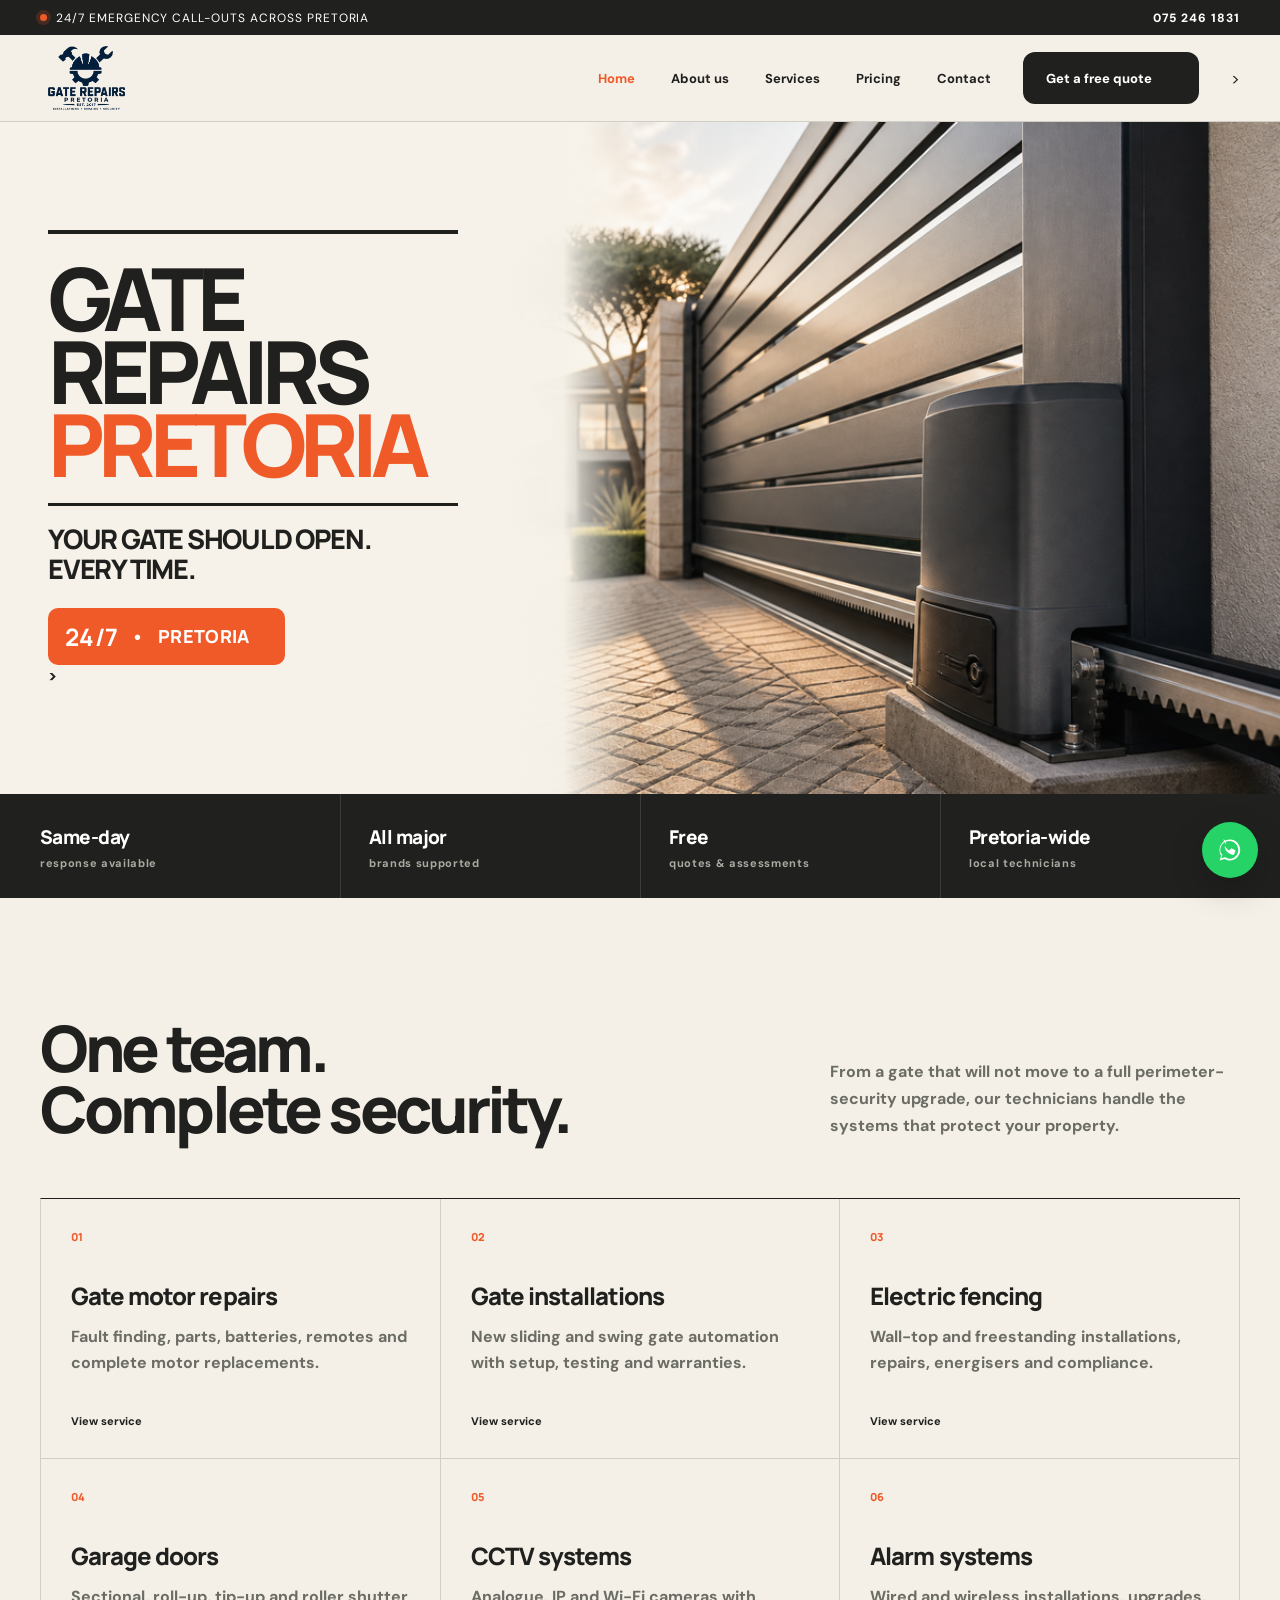
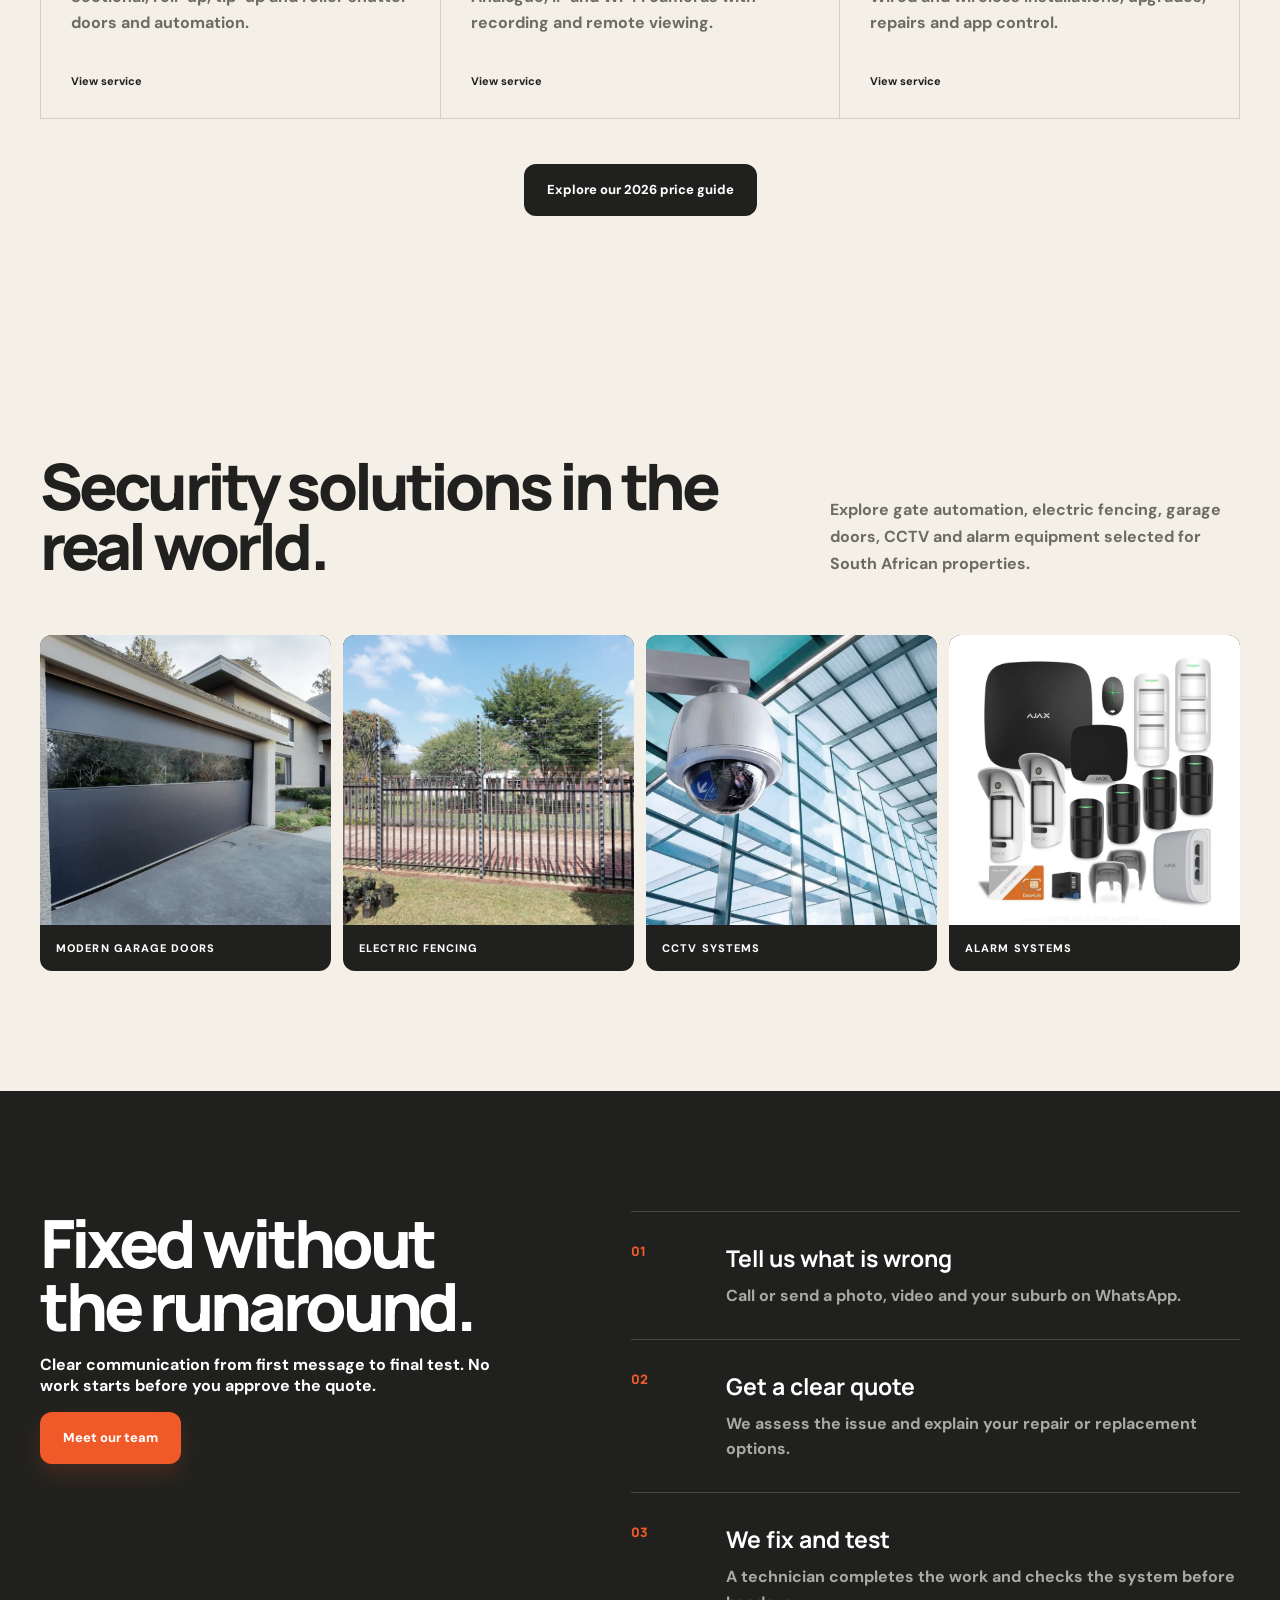
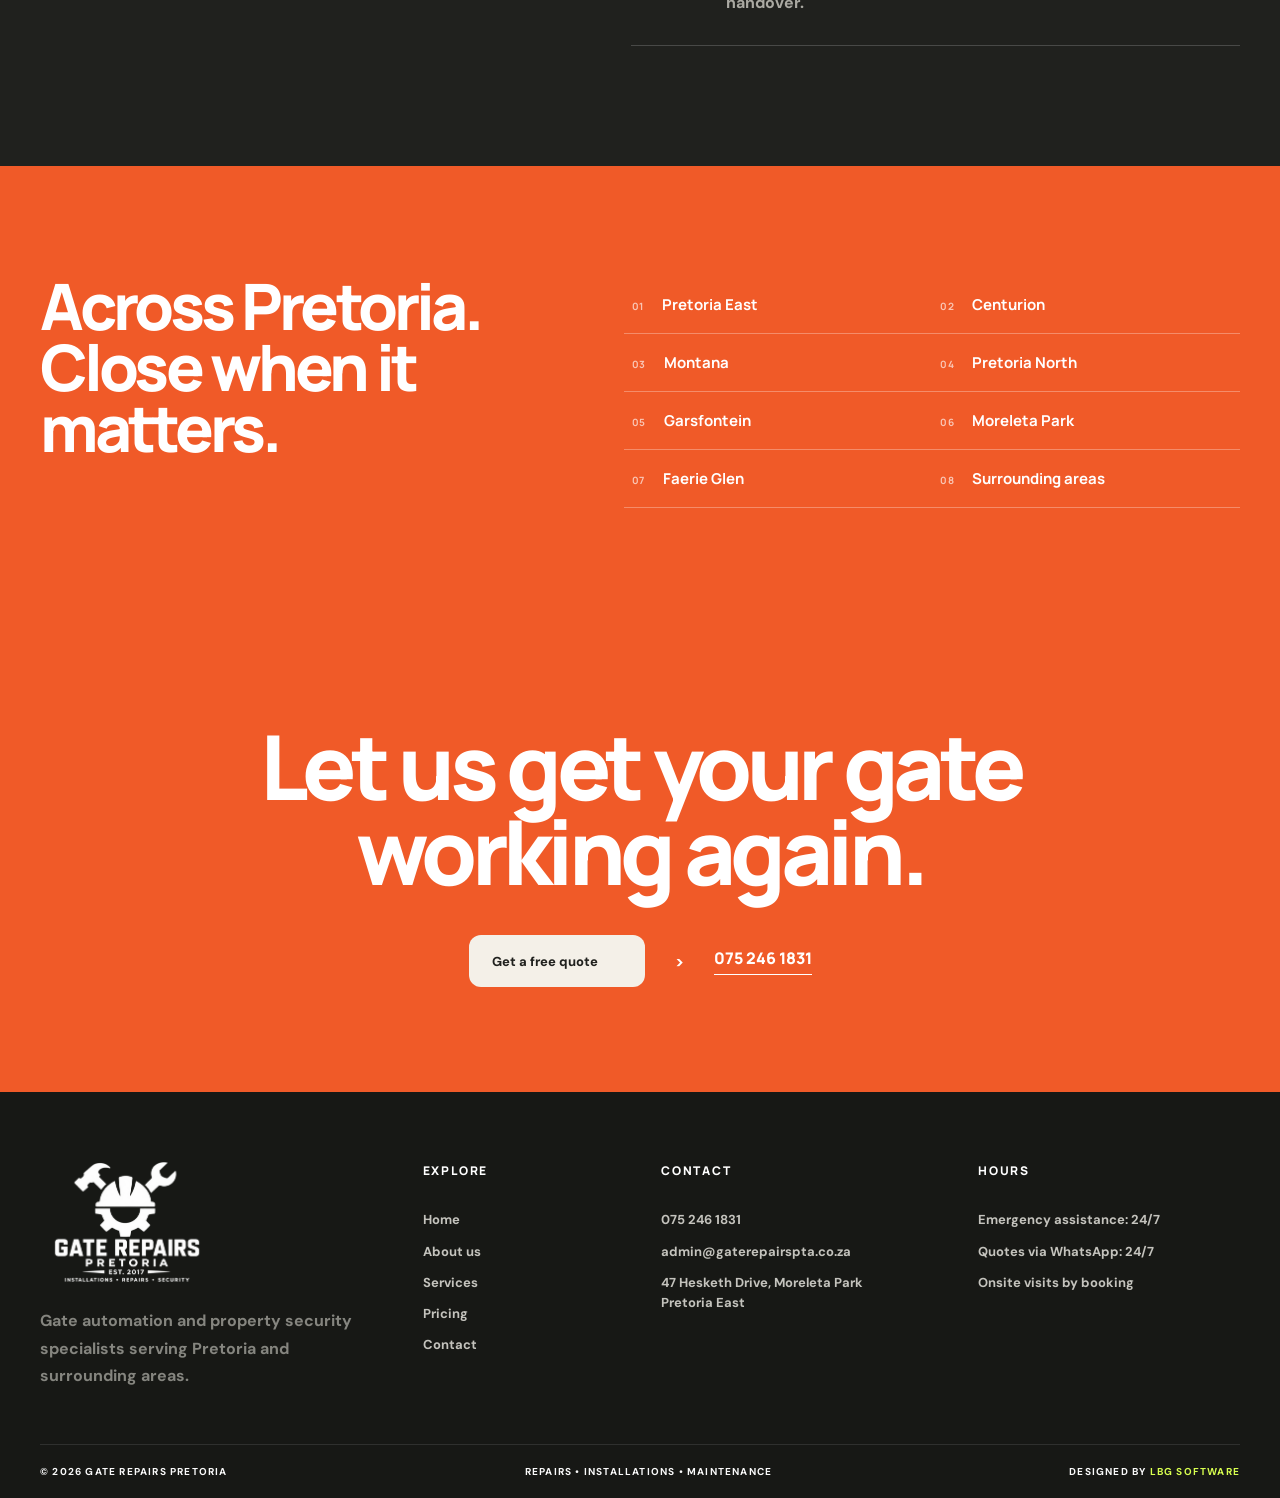
<file: index.html>
<!doctype html>
<html lang="en">
  <head>
    <meta charset="utf-8" />
    <meta name="viewport" content="width=device-width,initial-scale=1" />
    <title>Gate Repairs Pretoria | 24/7 Gate Motor Repairs &amp; Installation</title>
    <meta name="description" content="Expert gate motor repairs, electric fencing, garage doors, CCTV and alarm systems in Pretoria. 24/7 emergency callouts. Licensed technicians. Free quotes." />
    <meta name="keywords" content="gate repairs Pretoria, gate motor repairs, electric fence installation, garage door repair, CCTV installation, alarm systems Pretoria" />
    <meta name="robots" content="index, follow, max-snippet:-1, max-image-preview:large, max-video-preview:-1" />
    <link rel="icon" type="image/png" href="favicon.png" />
    <link rel="apple-touch-icon" href="favicon.png" />
    <meta property="og:image" content="https://www.gaterepairspta.co.za/logo.png" />
    <meta name="twitter:image" content="https://www.gaterepairspta.co.za/logo.png" />
    <meta property="og:description" content="Expert gate motor repairs, electric fencing, garage doors, CCTV and alarm systems in Pretoria. 24/7 emergency callouts. Free quotes." />
    <meta property="og:type" content="website" />
    <meta property="og:url" content="https://www.gaterepairspta.co.za/" />
    <meta name="twitter:card" content="summary_large_image" />
    <meta name="twitter:title" content="Gate Repairs Pretoria | 24/7 Gate Motor Repairs" />
    <meta name="twitter:description" content="Expert gate motor repairs, electric fencing, garage doors, CCTV and alarm systems. 24/7 emergency service." />
    <link rel="preconnect" href="https://fonts.googleapis.com" />
    <link rel="preconnect" href="https://fonts.gstatic.com" crossorigin />
    <link href="https://fonts.googleapis.com/css2?family=DM+Sans:wght@400;500;600;700&amp;family=Manrope:wght@600;700;800&amp;display=swap" rel="stylesheet" />
    <link rel="stylesheet" href="styles.css" />
    <link rel="icon" type="image/png" href="logo.png">
    <link rel="apple-touch-icon" href="logo.png">
    <script type="application/ld+json">{"@context":"https://schema.org","@type":"LocalBusiness","name":"Gate Repairs Pretoria","description":"Gate automation and property security specialists","url":"https://www.gaterepairspta.co.za","telephone":"+27752461831","email":"admin@gaterepairspta.co.za","address":{"@type":"PostalAddress","streetAddress":"47 Hesketh Drive, Moreleta Park","addressLocality":"Pretoria East","addressRegion":"GP","postalCode":"0081","addressCountry":"ZA"},"geo":{"@type":"GeoCoordinates","latitude":"-25.7461","longitude":"28.2622"},"areaServed":{"@type":"City","name":"Pretoria"},"hoursOfOperation":{"@type":"OpeningHoursSpecification","dayOfWeek":["Monday","Tuesday","Wednesday","Thursday","Friday","Saturday","Sunday"],"opens":"00:00","closes":"23:59"},"priceRange":"R","sameAs":["https://wa.me/27752461831"],"knowsAbout":["Gate motors","Electric fencing","Garage doors","CCTV systems","Alarm systems"]}</script>
    <script src="script.js" defer></script>
  </head>
  <body>
    <a class="skip-link" href="#content">Skip to content</a>
    <div class="emergency-bar">
      <div class="shell emergency-inner">
        <span><i></i> 24/7 emergency call-outs across Pretoria</span
        ><a href="tel:+27752461831">075 246 1831</a>
      </div>
    </div>
    <header class="site-header">
      <div class="shell nav-wrap">
        <a
          class="brand"
          href="index.html"
          aria-label="Gate Repairs Pretoria home"
          ><img src="logo.png" alt="Gate Repairs Pretoria" class="logo-image" /></a
        >
        <nav class="desktop-nav" aria-label="Main navigation">
          <a data-nav href="index.html">Home</a
          ><a data-nav href="about.html">About us</a
          ><a data-nav href="services.html">Services</a
          ><a data-nav href="pricing.html">Pricing</a
          ><a data-nav href="contact.html">Contact</a>
        </nav>
        <a
          class="button button-dark nav-cta"
          href="https://wa.me/27752461831?text=Hi%20Gate%20Repairs%20Pretoria%2C%20I%20would%20like%20a%20free%20quote."
          target="_blank"
          rel="noreferrer"
          >Get a free quote <span></a>
        >
        <details class="mobile-menu">
          <summary aria-label="Open navigation">
            <span></span><span></span><span></span>
          </summary>
          <div>
            <a data-nav href="index.html">Home</a
            ><a data-nav href="about.html">About us</a
            ><a data-nav href="services.html">Services</a
            ><a data-nav href="pricing.html">Pricing</a
            ><a data-nav href="contact.html">Contact</a>
          </div>
        </details>
      </div>
    </header>

    <main id="content">
      <section class="poster-hero" aria-labelledby="hero-title">
        <img
          class="poster-background"
          src="images/og.png"
          alt="Modern sliding gate and gate motor at a Pretoria home"
        />
        <div class="poster-copy">
          <div class="poster-rule"></div>
          <h1 id="hero-title">
            <span>Gate</span><span>Repairs</span><em>Pretoria</em>
          </h1>
          <div class="poster-rule short"></div>
          <p>Your gate should open.<br />Every time.</p>
          <a
            class="poster-badge"
            href="https://wa.me/27752461831?text=Hi%20Gate%20Repairs%20Pretoria%2C%20I%20would%20like%20a%20free%20quote."
            target="_blank"
            rel="noreferrer"
            ><strong>24/7</strong><span>•</span>Pretoria <b></a>
          >
        </div>
      </section>
      <section class="proof">
        <div class="shell proof-grid">
          <div><strong>Same-day</strong><span>response available</span></div>
          <div><strong>All major</strong><span>brands supported</span></div>
          <div><strong>Free</strong><span>quotes &amp; assessments</span></div>
          <div>
            <strong>Pretoria-wide</strong><span>local technicians</span>
          </div>
        </div>
      </section>

      <section class="section services">
        <div class="shell">
          <div class="section-heading">
            <div>
              <h2>One team.<br />Complete security.</h2>
            </div>
            <p>
              From a gate that will not move to a full perimeter-security
              upgrade, our technicians handle the systems that protect your
              property.
            </p>
          </div>
          <div class="overview-grid">
            <article>
              <span>01</span>
              <h3>Gate motor repairs</h3>
              <p>
                Fault finding, parts, batteries, remotes and complete motor
                replacements.
              </p>
              <a href="services.html#gate-motors">View service </a>
            </article>
            <article>
              <span>02</span>
              <h3>Gate installations</h3>
              <p>
                New sliding and swing gate automation with setup, testing and
                warranties.
              </p>
              <a href="services.html#gate-motors">View service </a>
            </article>
            <article>
              <span>03</span>
              <h3>Electric fencing</h3>
              <p>
                Wall-top and freestanding installations, repairs, energisers and
                compliance.
              </p>
              <a href="services.html#electric-fencing">View service </a>
            </article>
            <article>
              <span>04</span>
              <h3>Garage doors</h3>
              <p>
                Sectional, roll-up, tip-up and roller shutter doors and
                automation.
              </p>
              <a href="services.html#garage-doors">View service </a>
            </article>
            <article>
              <span>05</span>
              <h3>CCTV systems</h3>
              <p>
                Analogue, IP and Wi-Fi cameras with recording and remote
                viewing.
              </p>
              <a href="services.html#cctv">View service </a>
            </article>
            <article>
              <span>06</span>
              <h3>Alarm systems</h3>
              <p>
                Wired and wireless installations, upgrades, repairs and app
                control.
              </p>
              <a href="services.html#alarms">View service </a>
            </article>
          </div>
          <div class="center-link">
            <a class="button button-dark" href="pricing.html"
              >Explore our 2026 price guide </a
            >
          </div>
        </div>
      </section>

      <section class="section home-projects">
        <div class="shell">
          <div class="section-heading">
            <div>
              <h2>Security solutions in the real world.</h2>
            </div>
            <p>
              Explore gate automation, electric fencing, garage doors, CCTV and
              alarm equipment selected for South African properties.
            </p>
          </div>
          <div class="about-gallery">
            <figure>
              <img
                src="images/garage-doors/modern-aluminium-door.jpg"
                alt="Modern aluminium and glass garage door"
                loading="lazy"
              />
              <figcaption>Modern garage doors</figcaption>
            </figure>
            <figure>
              <img
                src="images/electric-fence/freestanding-installation.jpg"
                alt="Freestanding electric fence installation"
                loading="lazy"
              />
              <figcaption>Electric fencing</figcaption>
            </figure>
            <figure>
              <img
                src="images/cctv/dome-camera-installation.jpg"
                alt="Commercial dome security camera"
                loading="lazy"
              />
              <figcaption>CCTV systems</figcaption>
            </figure>
            <figure>
              <img
                src="images/alarms/ajax-kit.jpg"
                alt="Ajax wireless alarm equipment"
                loading="lazy"
              />
              <figcaption>Alarm systems</figcaption>
            </figure>
          </div>
        </div>
      </section>

      <section class="section process">
        <div class="shell process-grid">
          <div class="process-intro">
            <h2>Fixed without the runaround.</h2>
            <p>
              Clear communication from first message to final test. No work
              starts before you approve the quote.
            </p>
            <a class="button button-orange" href="about.html"
              >Meet our team </a
            >
          </div>
          <ol class="steps">
            <li>
              <span>01</span>
              <div>
                <h3>Tell us what is wrong</h3>
                <p>Call or send a photo, video and your suburb on WhatsApp.</p>
              </div>
            </li>
            <li>
              <span>02</span>
              <div>
                <h3>Get a clear quote</h3>
                <p>
                  We assess the issue and explain your repair or replacement
                  options.
                </p>
              </div>
            </li>
            <li>
              <span>03</span>
              <div>
                <h3>We fix and test</h3>
                <p>
                  A technician completes the work and checks the system before
                  handover.
                </p>
              </div>
            </li>
          </ol>
        </div>
      </section>

      <section class="areas">
        <div class="shell areas-grid">
          <div>
            <h2>Across Pretoria.<br />Close when it matters.</h2>
          </div>
          <div class="area-list">
            <span><b>01</b>Pretoria East</span><span><b>02</b>Centurion</span
            ><span><b>03</b>Montana</span><span><b>04</b>Pretoria North</span
            ><span><b>05</b>Garsfontein</span><span><b>06</b>Moreleta Park</span
            ><span><b>07</b>Faerie Glen</span
            ><span><b>08</b>Surrounding areas</span>
          </div>
        </div>
      </section>
      <section class="cta-section">
        <div class="shell cta-inner">
          <h2>Let us get your gate<br />working again.</h2>
          <div>
            <a
              class="button button-light"
              href="https://wa.me/27752461831?text=Hi%20Gate%20Repairs%20Pretoria%2C%20I%20would%20like%20a%20free%20quote."
              target="_blank"
              rel="noreferrer"
              >Get a free quote <span></a>
            ><a class="cta-call" href="tel:+27752461831">075 246 1831</a>
          </div>
        </div>
      </section>
    </main>

    <footer>
      <div class="shell footer-grid">
        <div>
          <a class="brand brand-light" href="index.html"
            ><img src="logo.png" alt="Gate Repairs Pretoria" class="logo-image logo-footer" /></a
          >
          <p>
            Gate automation and property security specialists serving Pretoria
            and surrounding areas.
          </p>
        </div>
        <div>
          <h3>Explore</h3>
          <a href="index.html">Home</a><a href="about.html">About us</a
          ><a href="services.html">Services</a
          ><a href="pricing.html">Pricing</a
          ><a href="contact.html">Contact</a>
        </div>
        <div>
          <h3>Contact</h3>
          <a href="tel:+27752461831">075 246 1831</a
          ><a href="mailto:admin@gaterepairspta.co.za"
            >admin@gaterepairspta.co.za</a
          ><span>47 Hesketh Drive, Moreleta Park<br />Pretoria East</span>
        </div>
        <div>
          <h3>Hours</h3>
          <span>Emergency assistance: 24/7</span
          ><span>Quotes via WhatsApp: 24/7</span
          ><span>Onsite visits by booking</span>
        </div>
      </div>
      <div class="shell footer-bottom">
        <span>© <span data-year></span> Gate Repairs Pretoria</span
        ><span>Repairs • Installations • Maintenance</span
        ><span>Designed by <a href="https://lbgsoftware.co.za" target="_blank" rel="noreferrer">LBG Software</a></span>
      </div>
    </footer>
    <a
      class="floating-whatsapp"
      href="https://wa.me/27752461831?text=Hi%20Gate%20Repairs%20Pretoria%2C%20I%20would%20like%20a%20free%20quote."
      target="_blank"
      rel="noreferrer"
      aria-label="Chat on WhatsApp"
      ><svg xmlns="http://www.w3.org/2000/svg" viewBox="0 0 32 32" width="20" height="20" fill="currentColor"><path d="M16 2C8.3 2 2 8.3 2 16c0 2.8.8 5.4 2.2 7.6L2.3 30l6.1-2c2.1 1.2 4.6 2 7.2 2 7.7 0 14-6.3 14-14S23.7 2 16 2zm0 25.5c-2.3 0-4.5-.6-6.4-1.7l-.5-.3-4.8 1.6 1.6-4.8-.3-.5C3.6 20.5 3 18.3 3 16c0-6.6 5.4-12 12-12s12 5.4 12 12-5.4 12-12 12z"/><path d="M11 9c-.3 0-.8.1-1.2.6-.4.5-.8 1.3-.8 2.5 0 1.4.7 3 1.5 4.1.8 1.1 2.6 3.4 6 5 1.1.6 2 1 2.7 1.2.6.2 1.2.2 1.7 0 .5-.2.8-.5.9-1 .2-1 1-3.1 1.3-3.6.3-.5.3-1 0-1.3-.3-.3-.8-.5-1.3-.8-.5-.3-2.9-1.4-3.4-1.6-.5-.2-1-.1-1.2.2l-.4.5c-.3.3-.6.8-1 1.2-.4.4-.8.5-1.3.3-.5-.2-1.8-1-3-2.4-1.1-1-1.8-2.3-2.1-2.8-.1-.3-.1-.8.2-1.1.3-.3.6-.8 1-1.2.3-.4.4-1.1.2-1.7-.2-.6-1-2.6-1.4-3.5-.3-1-.7-1.3-1.2-1.4-.4 0-.8-.1-1.2-.1z"/></svg></a>
  </body>
</html>
</file>
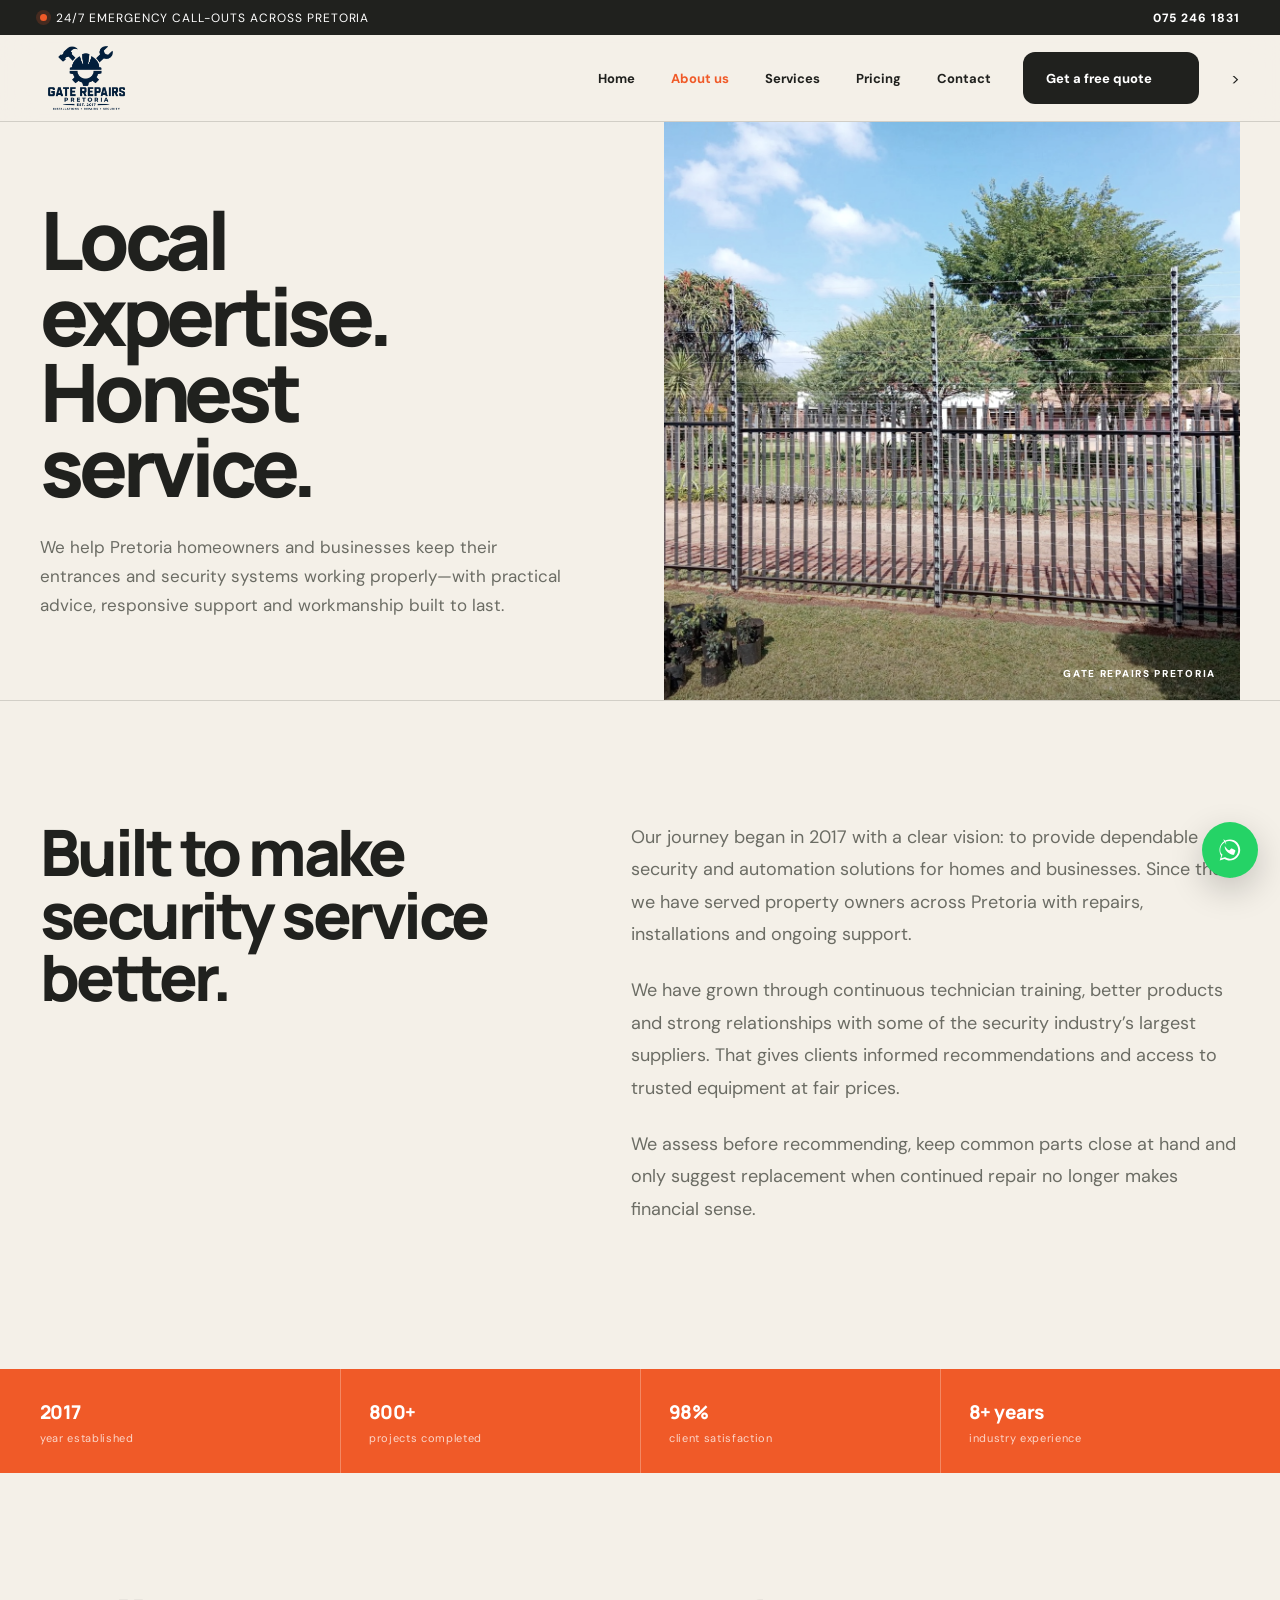
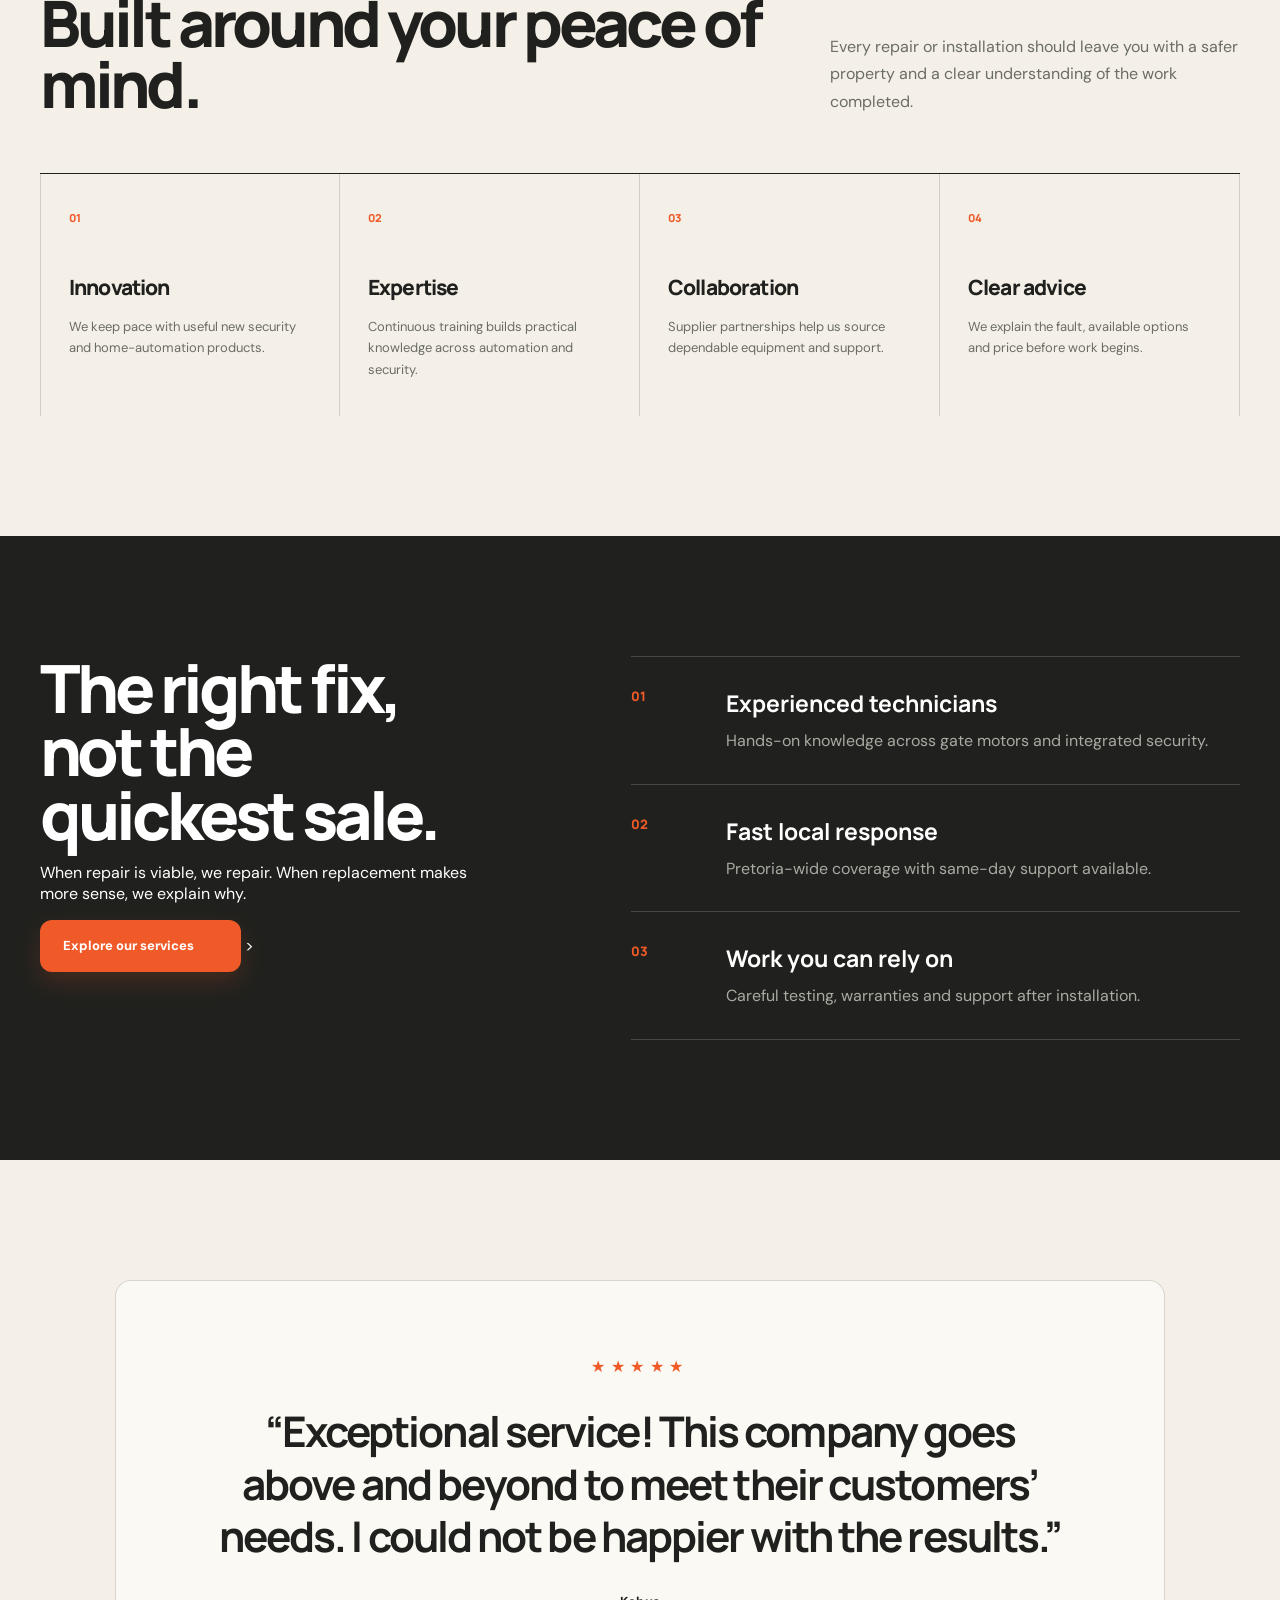
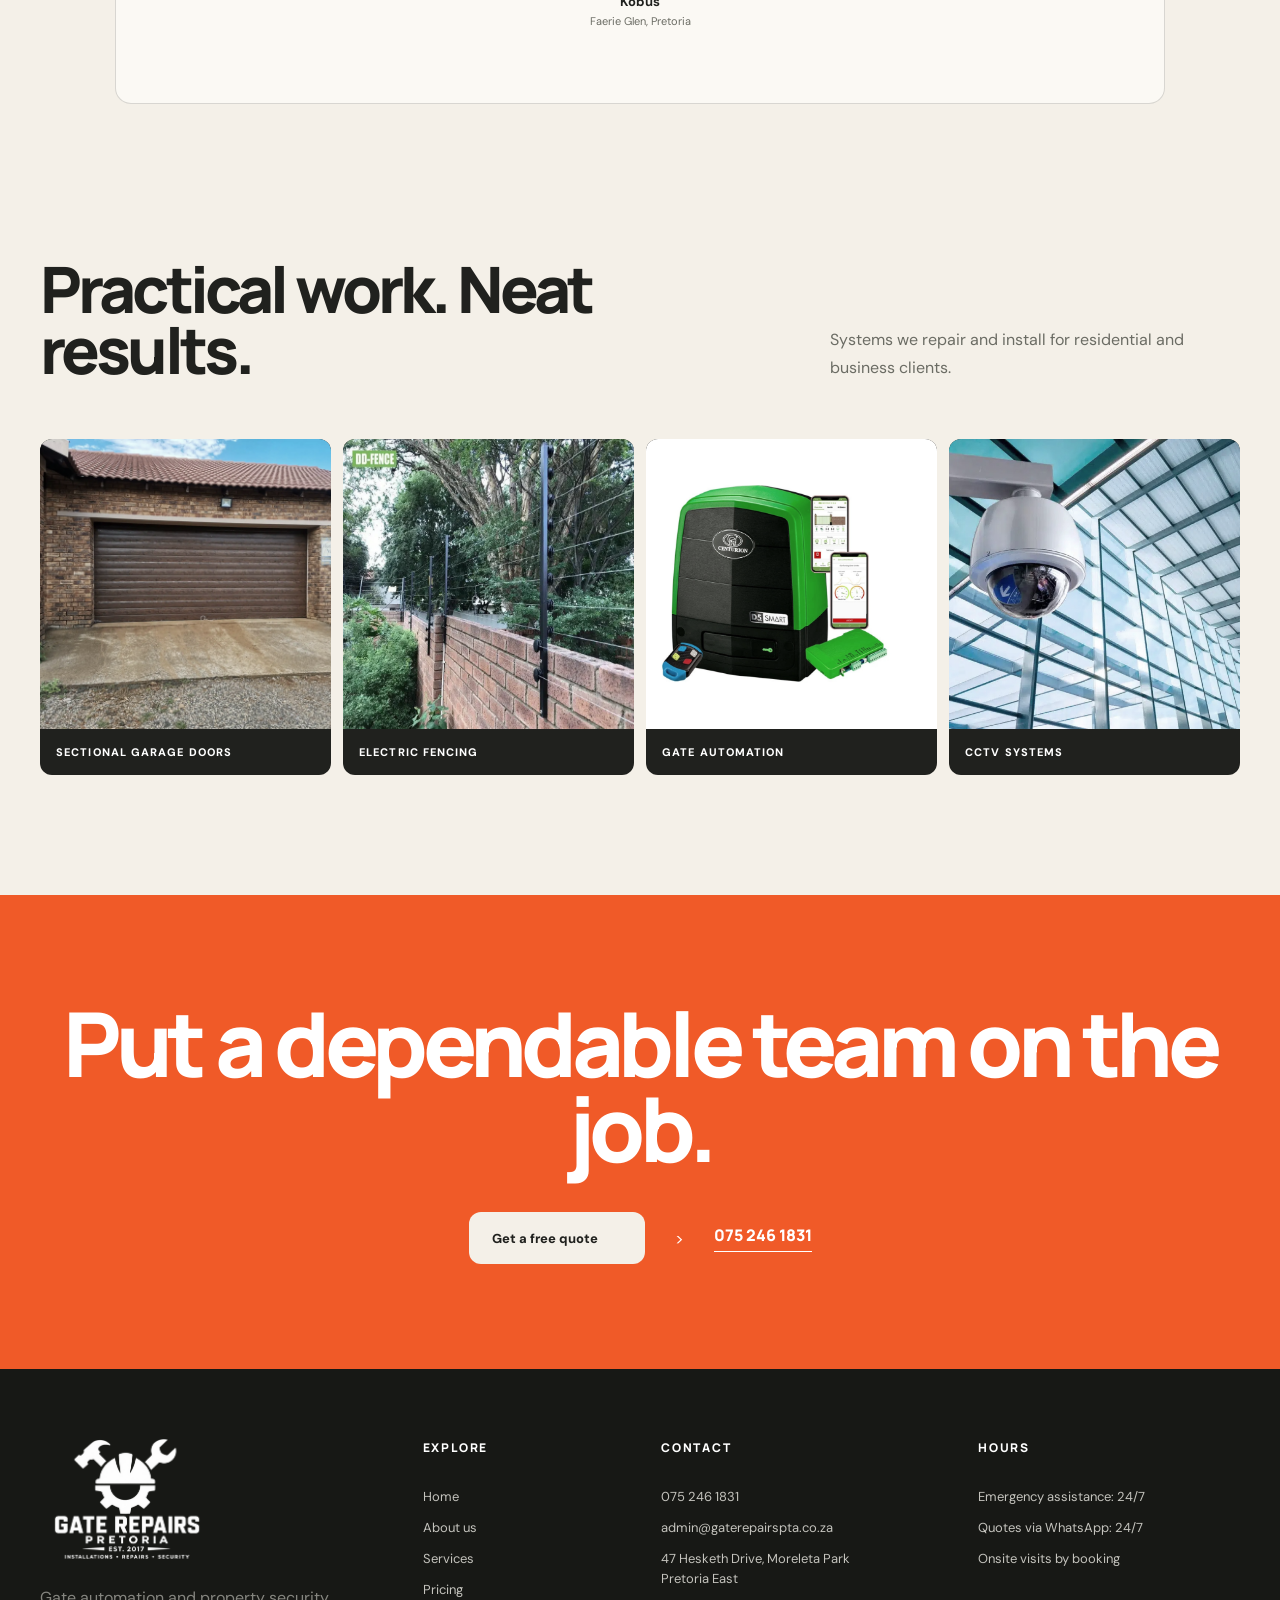
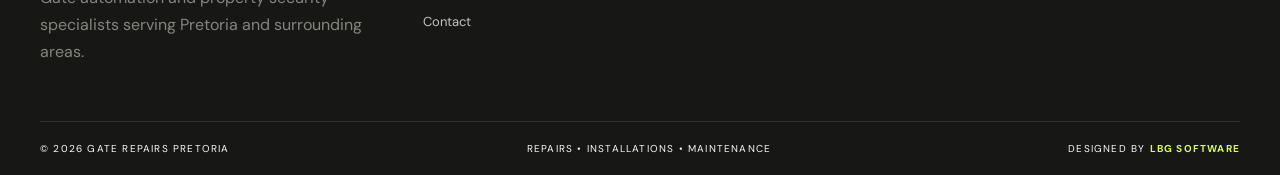
<file: about.html>
<!doctype html>
<html lang="en">
  <head>
    <meta charset="utf-8" />
    <meta name="viewport" content="width=device-width,initial-scale=1" />
    <title>About Us | Gate Repairs Pretoria - Experienced Security Specialists</title>
    <meta name="description" content="Learn about Gate Repairs Pretoria - experienced security specialists with years of expertise in gate motors, electric fencing, CCTV and alarms." />
    <meta name="keywords" content="about Gate Repairs Pretoria, security specialists, gate automation experts, Pretoria" />
    <link rel="icon" type="image/png" href="favicon.png" />
    <link rel="apple-touch-icon" href="favicon.png" />
    <meta property="og:image" content="https://www.gaterepairspta.co.za/logo.png" />
    <meta name="twitter:image" content="https://www.gaterepairspta.co.za/logo.png" />
    <meta property="og:description" content="Experienced security and gate automation specialists serving Pretoria with professional repairs and installations." />
    <meta property="og:type" content="website" />
    <meta property="og:url" content="https://www.gaterepairspta.co.za/about.html" />
    <meta name="twitter:card" content="summary" />
    <meta name="twitter:title" content="About Gate Repairs Pretoria" />
    <meta name="twitter:description" content="Learn about our team of experienced security and gate automation specialists." />
    <link rel="preconnect" href="https://fonts.googleapis.co.za" />
    <link rel="preconnect" href="https://fonts.gstatic.com" crossorigin />
    <link href="https://fonts.googleapis.com/css2?family=DM+Sans:wght@400;500;600;700&amp;family=Manrope:wght@600;700;800&amp;display=swap" rel="stylesheet" />
    <link rel="stylesheet" href="styles.css" />
    <link rel="icon" type="image/png" href="logo.png">
    <link rel="apple-touch-icon" href="logo.png">
    <script type="application/ld+json">{"@context":"https://schema.org","@type":"Organization","name":"Gate Repairs Pretoria","alternateName":"GR Pretoria","url":"https://www.gaterepairspta.co.za","description":"Gate automation and property security specialists","contactPoint":{"@type":"ContactPoint","contactType":"Customer Service","telephone":"+27752461831","email":"admin@gaterepairspta.co.za"},"sameAs":["https://wa.me/27752461831"],"address":{"@type":"PostalAddress","streetAddress":"47 Hesketh Drive, Moreleta Park","addressLocality":"Pretoria East","addressCountry":"ZA"}}</script>
    <script src="script.js" defer></script>
  </head>
  <body>
    <a class="skip-link" href="#content">Skip to content</a>
    <div class="emergency-bar">
      <div class="shell emergency-inner">
        <span><i></i> 24/7 emergency call-outs across Pretoria</span
        ><a href="tel:+27752461831">075 246 1831</a>
      </div>
    </div>
    <header class="site-header">
      <div class="shell nav-wrap">
        <a class="brand" href="index.html"
          ><img src="logo.png" alt="Gate Repairs Pretoria" class="logo-image" /></a
        >
        <nav class="desktop-nav" aria-label="Main navigation">
          <a data-nav href="index.html">Home</a
          ><a data-nav href="about.html">About us</a
          ><a data-nav href="services.html">Services</a
          ><a data-nav href="pricing.html">Pricing</a
          ><a data-nav href="contact.html">Contact</a>
        </nav>
        <a
          class="button button-dark nav-cta"
          href="https://wa.me/27752461831?text=Hi%20Gate%20Repairs%20Pretoria%2C%20I%20would%20like%20a%20free%20quote."
          target="_blank"
          rel="noreferrer"
          >Get a free quote <span></a>
        >
        <details class="mobile-menu">
          <summary aria-label="Open navigation">
            <span></span><span></span><span></span>
          </summary>
          <div>
            <a data-nav href="index.html">Home</a
            ><a data-nav href="about.html">About us</a
            ><a data-nav href="services.html">Services</a
            ><a data-nav href="pricing.html">Pricing</a
            ><a data-nav href="contact.html">Contact</a>
          </div>
        </details>
      </div>
    </header>
    <main id="content">
      <section class="inner-hero">
        <div class="shell inner-hero-grid">
          <div>
            <h1>Local expertise. Honest service.</h1>
            <p>
              We help Pretoria homeowners and businesses keep their entrances
              and security systems working properly—with practical advice,
              responsive support and workmanship built to last.
            </p>
          </div>
          <div class="inner-hero-image">
            <img
              src="images/electric-fence/freestanding-installation.jpg"
              alt="Freestanding electric fence installation at a Pretoria property"
            /><span>Gate Repairs Pretoria</span>
          </div>
        </div>
      </section>
      <section class="section story-section">
        <div class="shell story-grid">
          <div>
            <h2>Built to make security service better.</h2>
          </div>
          <div class="story-copy">
            <p>
              Our journey began in 2017 with a clear vision: to provide
              dependable security and automation solutions for homes and
              businesses. Since then, we have served property owners across
              Pretoria with repairs, installations and ongoing support.
            </p>
            <p>
              We have grown through continuous technician training, better
              products and strong relationships with some of the security
              industry’s largest suppliers. That gives clients informed
              recommendations and access to trusted equipment at fair prices.
            </p>
            <p>
              We assess before recommending, keep common parts close at hand and
              only suggest replacement when continued repair no longer makes
              financial sense.
            </p>
          </div>
        </div>
      </section>
      <section class="about-proof">
        <div class="shell proof-grid">
          <div><strong>2017</strong><span>year established</span></div>
          <div><strong>800+</strong><span>projects completed</span></div>
          <div><strong>98%</strong><span>client satisfaction</span></div>
          <div><strong>8+ years</strong><span>industry experience</span></div>
        </div>
      </section>
      <section class="section values-section">
        <div class="shell">
          <div class="section-heading">
            <div>
              <h2>Built around your peace of mind.</h2>
            </div>
            <p>
              Every repair or installation should leave you with a safer
              property and a clear understanding of the work completed.
            </p>
          </div>
          <div class="value-grid">
            <article>
              <span>01</span>
              <h3>Innovation</h3>
              <p>
                We keep pace with useful new security and home-automation
                products.
              </p>
            </article>
            <article>
              <span>02</span>
              <h3>Expertise</h3>
              <p>
                Continuous training builds practical knowledge across automation
                and security.
              </p>
            </article>
            <article>
              <span>03</span>
              <h3>Collaboration</h3>
              <p>
                Supplier partnerships help us source dependable equipment and
                support.
              </p>
            </article>
            <article>
              <span>04</span>
              <h3>Clear advice</h3>
              <p>
                We explain the fault, available options and price before work
                begins.
              </p>
            </article>
          </div>
        </div>
      </section>
      <section class="section process">
        <div class="shell process-grid">
          <div class="process-intro">
            <h2>The right fix, not the quickest sale.</h2>
            <p>
              When repair is viable, we repair. When replacement makes more
              sense, we explain why.
            </p>
            <a class="button button-orange" href="services.html"
              >Explore our services <span></a>
            >
          </div>
          <ol class="steps">
            <li>
              <span>01</span>
              <div>
                <h3>Experienced technicians</h3>
                <p>
                  Hands-on knowledge across gate motors and integrated security.
                </p>
              </div>
            </li>
            <li>
              <span>02</span>
              <div>
                <h3>Fast local response</h3>
                <p>Pretoria-wide coverage with same-day support available.</p>
              </div>
            </li>
            <li>
              <span>03</span>
              <div>
                <h3>Work you can rely on</h3>
                <p>
                  Careful testing, warranties and support after installation.
                </p>
              </div>
            </li>
          </ol>
        </div>
      </section>
      <section class="section testimonial-section">
        <div class="shell testimonial-card">
          <div class="stars">★★★★★</div>
          <blockquote>
            “Exceptional service! This company goes above and beyond to meet
            their customers’ needs. I could not be happier with the results.”
          </blockquote>
          <p><strong>Kobus</strong><span>Faerie Glen, Pretoria</span></p>
        </div>
      </section>
      <section class="section gallery-section">
        <div class="shell">
          <div class="section-heading">
            <div>
              <h2>Practical work. Neat results.</h2>
            </div>
            <p>
              Systems we repair and install for residential and business
              clients.
            </p>
          </div>
          <div class="about-gallery">
            <figure>
              <img
                src="images/garage-doors/woodlook-double-door.jpg"
                alt="Wood-look double sectional garage door"
                loading="lazy"
              />
              <figcaption>Sectional garage doors</figcaption>
            </figure>
            <figure>
              <img
                src="images/electric-fence/wall-top-installation.jpg"
                alt="Wall-top electric fence installation"
                loading="lazy"
              />
              <figcaption>Electric fencing</figcaption>
            </figure>
            <figure class="product-frame">
              <img
                src="images/gate-motor/centurion-d5-smart.jpg"
                alt="Centurion D5 Smart gate motor"
                loading="lazy"
              />
              <figcaption>Gate automation</figcaption>
            </figure>
            <figure>
              <img
                src="images/cctv/dome-camera-installation.jpg"
                alt="Dome security camera installation"
                loading="lazy"
              />
              <figcaption>CCTV systems</figcaption>
            </figure>
          </div>
        </div>
      </section>
      <section class="cta-section">
        <div class="shell cta-inner">
          <h2>Put a dependable team on the job.</h2>
          <div>
            <a
              class="button button-light"
              href="https://wa.me/27752461831?text=Hi%20Gate%20Repairs%20Pretoria%2C%20I%20would%20like%20a%20free%20quote."
              target="_blank"
              rel="noreferrer"
              >Get a free quote <span></a>
            ><a class="cta-call" href="tel:+27752461831">075 246 1831</a>
          </div>
        </div>
      </section>
    </main>
    <footer>
      <div class="shell footer-grid">
        <div>
          <a class="brand brand-light" href="index.html"
            ><img src="logo.png" alt="Gate Repairs Pretoria" class="logo-image logo-footer" /></a
          >
          <p>
            Gate automation and property security specialists serving Pretoria
            and surrounding areas.
          </p>
        </div>
        <div>
          <h3>Explore</h3>
          <a href="index.html">Home</a><a href="about.html">About us</a
          ><a href="services.html">Services</a
          ><a href="pricing.html">Pricing</a
          ><a href="contact.html">Contact</a>
        </div>
        <div>
          <h3>Contact</h3>
          <a href="tel:+27752461831">075 246 1831</a
          ><a href="mailto:admin@gaterepairspta.co.za"
            >admin@gaterepairspta.co.za</a
          ><span>47 Hesketh Drive, Moreleta Park<br />Pretoria East</span>
        </div>
        <div>
          <h3>Hours</h3>
          <span>Emergency assistance: 24/7</span
          ><span>Quotes via WhatsApp: 24/7</span
          ><span>Onsite visits by booking</span>
        </div>
      </div>
      <div class="shell footer-bottom">
        <span>© <span data-year></span> Gate Repairs Pretoria</span
        ><span>Repairs • Installations • Maintenance</span
        ><span>Designed by <a href="https://lbgsoftware.co.za" target="_blank" rel="noreferrer">LBG Software</a></span>
      </div>
    </footer>
    <a
      class="floating-whatsapp"
      href="https://wa.me/27752461831"
      target="_blank"
      rel="noreferrer"
      aria-label="Chat on WhatsApp"
      ><svg xmlns="http://www.w3.org/2000/svg" viewBox="0 0 32 32" width="20" height="20" fill="currentColor"><path d="M16 2C8.3 2 2 8.3 2 16c0 2.8.8 5.4 2.2 7.6L2.3 30l6.1-2c2.1 1.2 4.6 2 7.2 2 7.7 0 14-6.3 14-14S23.7 2 16 2zm0 25.5c-2.3 0-4.5-.6-6.4-1.7l-.5-.3-4.8 1.6 1.6-4.8-.3-.5C3.6 20.5 3 18.3 3 16c0-6.6 5.4-12 12-12s12 5.4 12 12-5.4 12-12 12z"/><path d="M11 9c-.3 0-.8.1-1.2.6-.4.5-.8 1.3-.8 2.5 0 1.4.7 3 1.5 4.1.8 1.1 2.6 3.4 6 5 1.1.6 2 1 2.7 1.2.6.2 1.2.2 1.7 0 .5-.2.8-.5.9-1 .2-1 1-3.1 1.3-3.6.3-.5.3-1 0-1.3-.3-.3-.8-.5-1.3-.8-.5-.3-2.9-1.4-3.4-1.6-.5-.2-1-.1-1.2.2l-.4.5c-.3.3-.6.8-1 1.2-.4.4-.8.5-1.3.3-.5-.2-1.8-1-3-2.4-1.1-1-1.8-2.3-2.1-2.8-.1-.3-.1-.8.2-1.1.3-.3.6-.8 1-1.2.3-.4.4-1.1.2-1.7-.2-.6-1-2.6-1.4-3.5-.3-1-.7-1.3-1.2-1.4-.4 0-.8-.1-1.2-.1z"/></svg></a
    >
  </body>
</html>
</file>
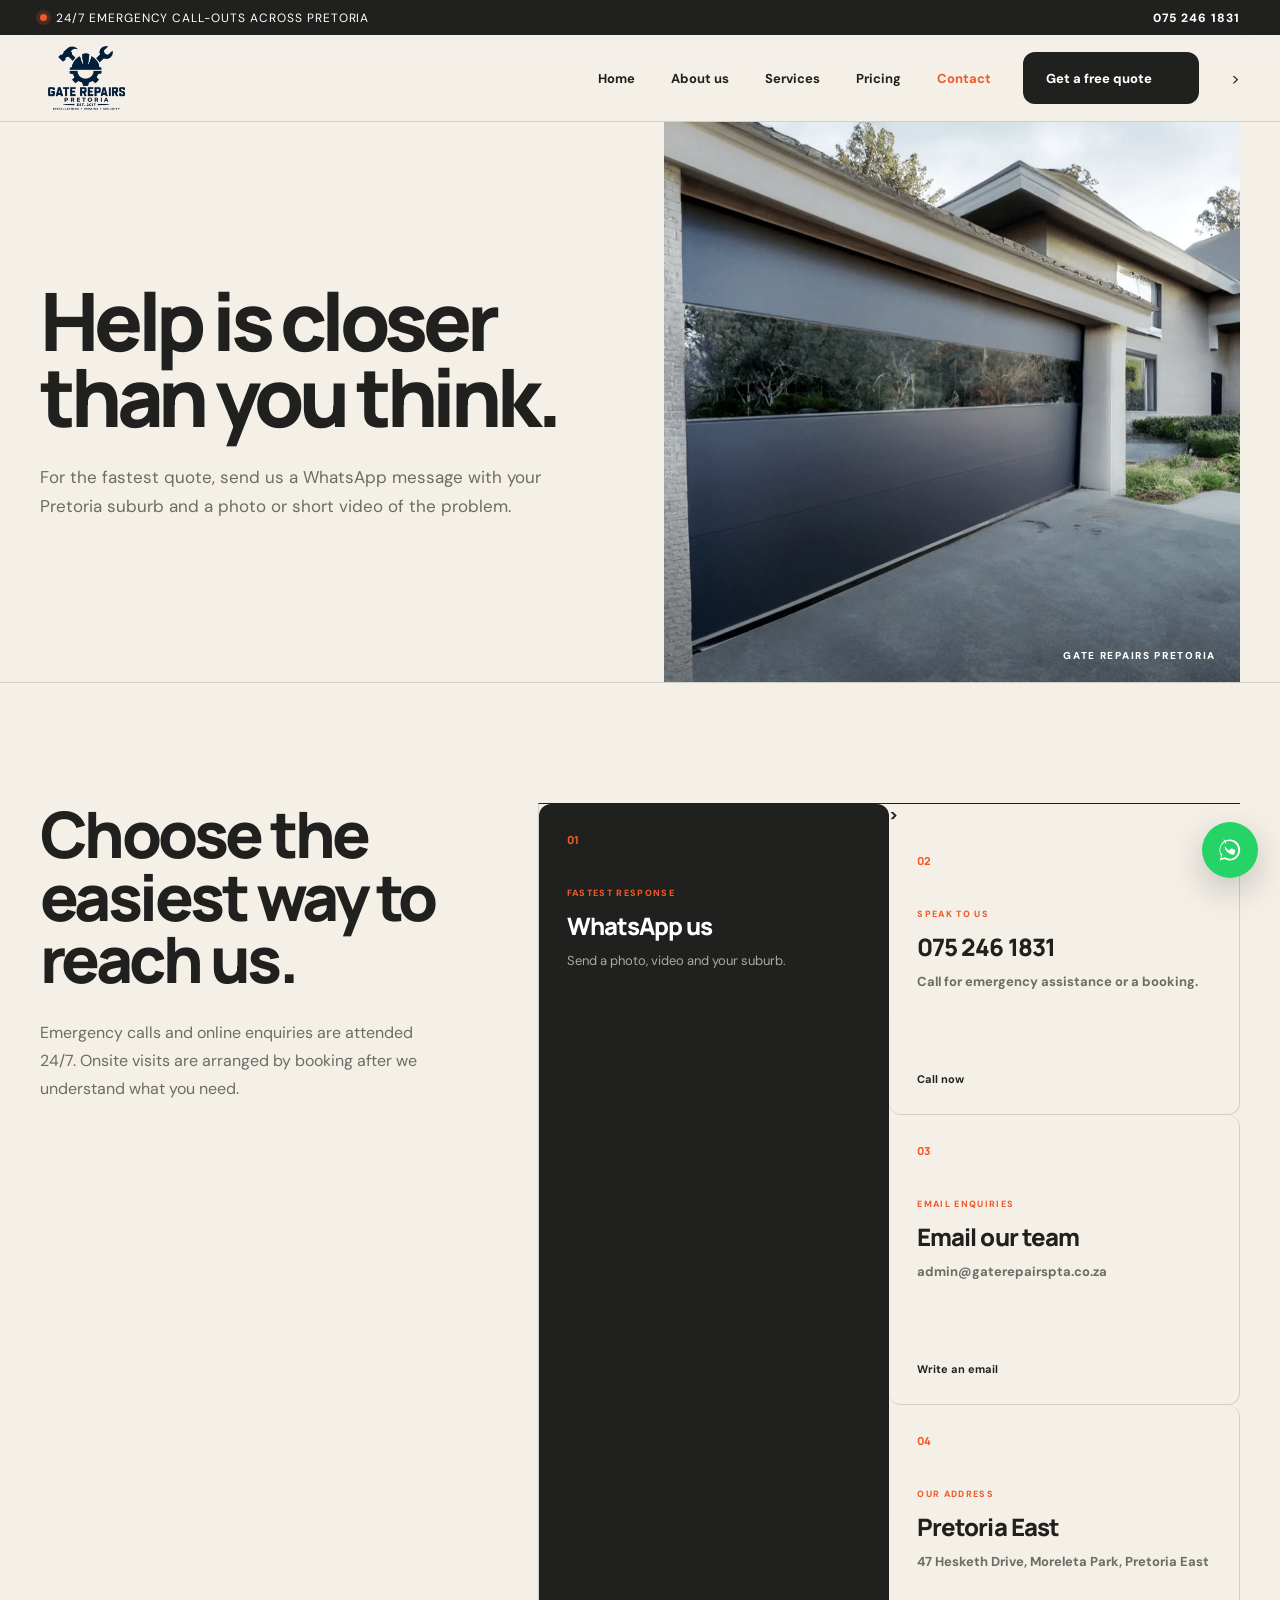
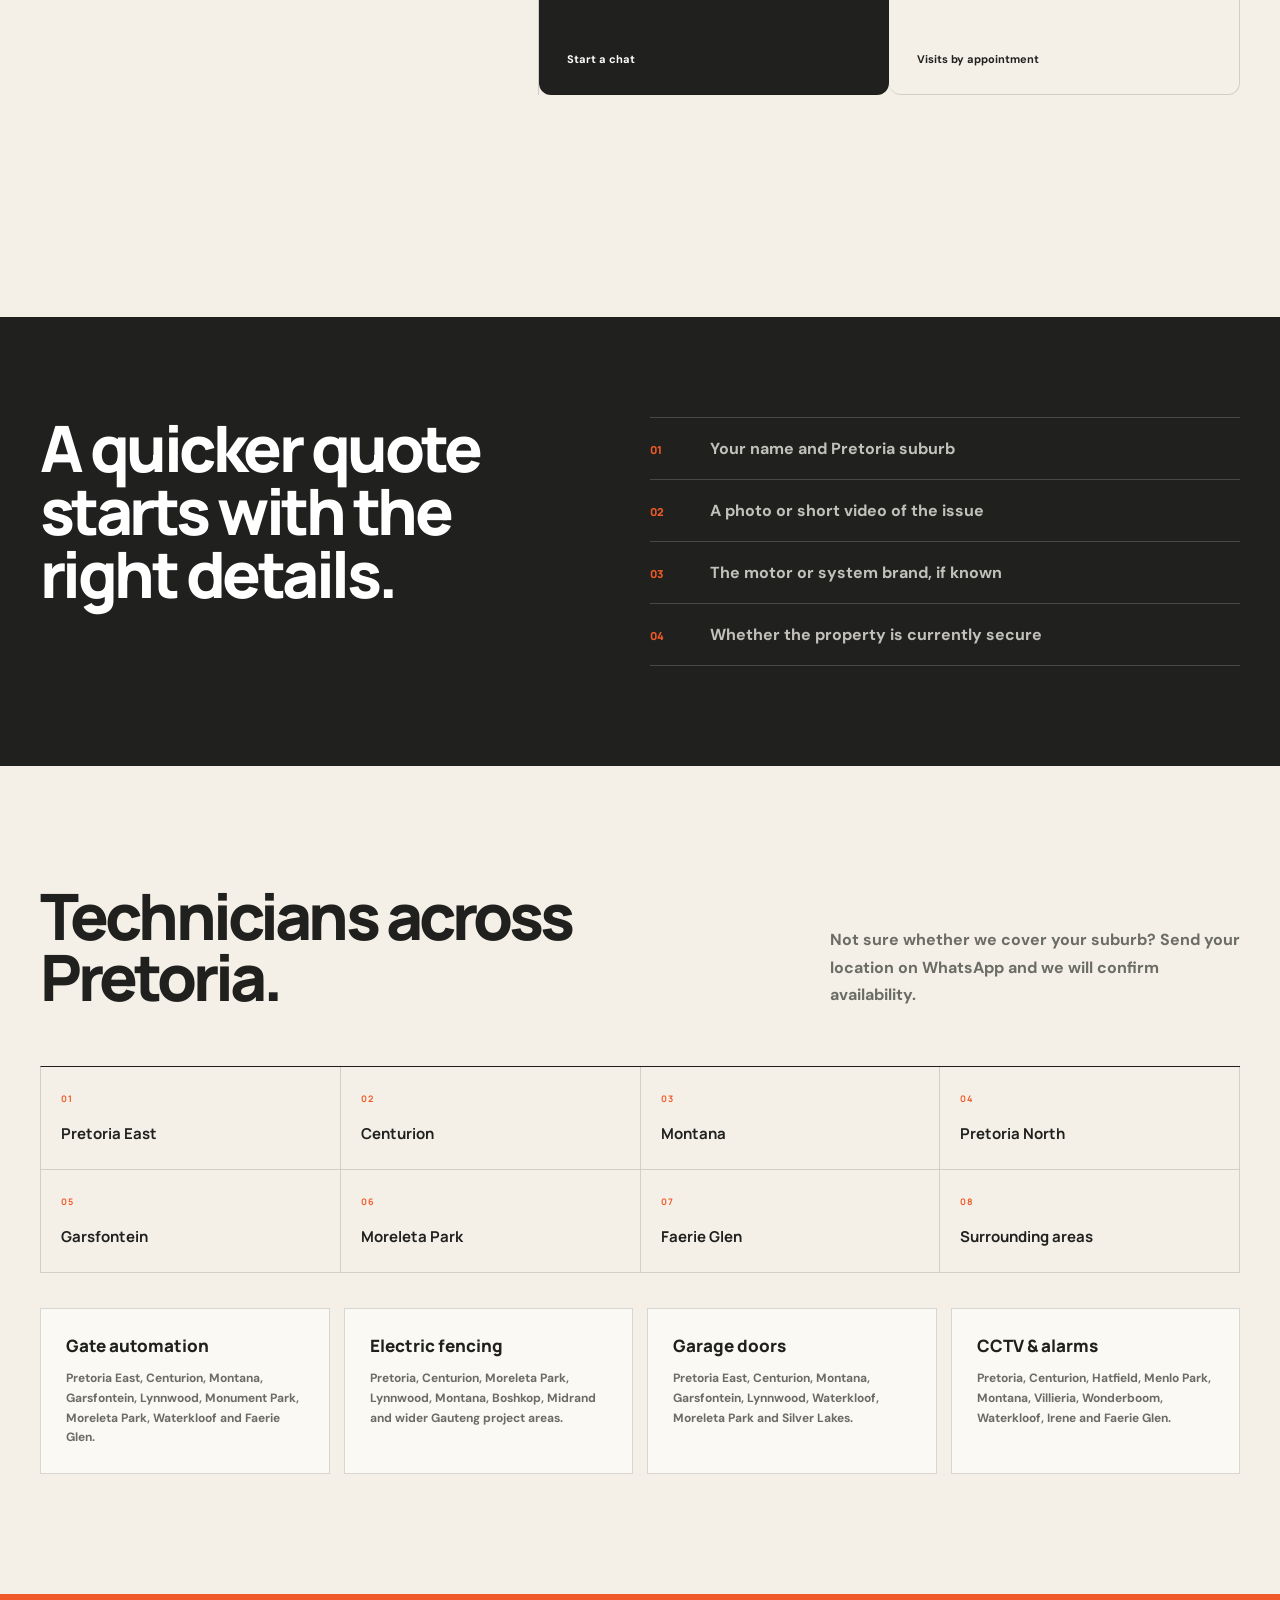
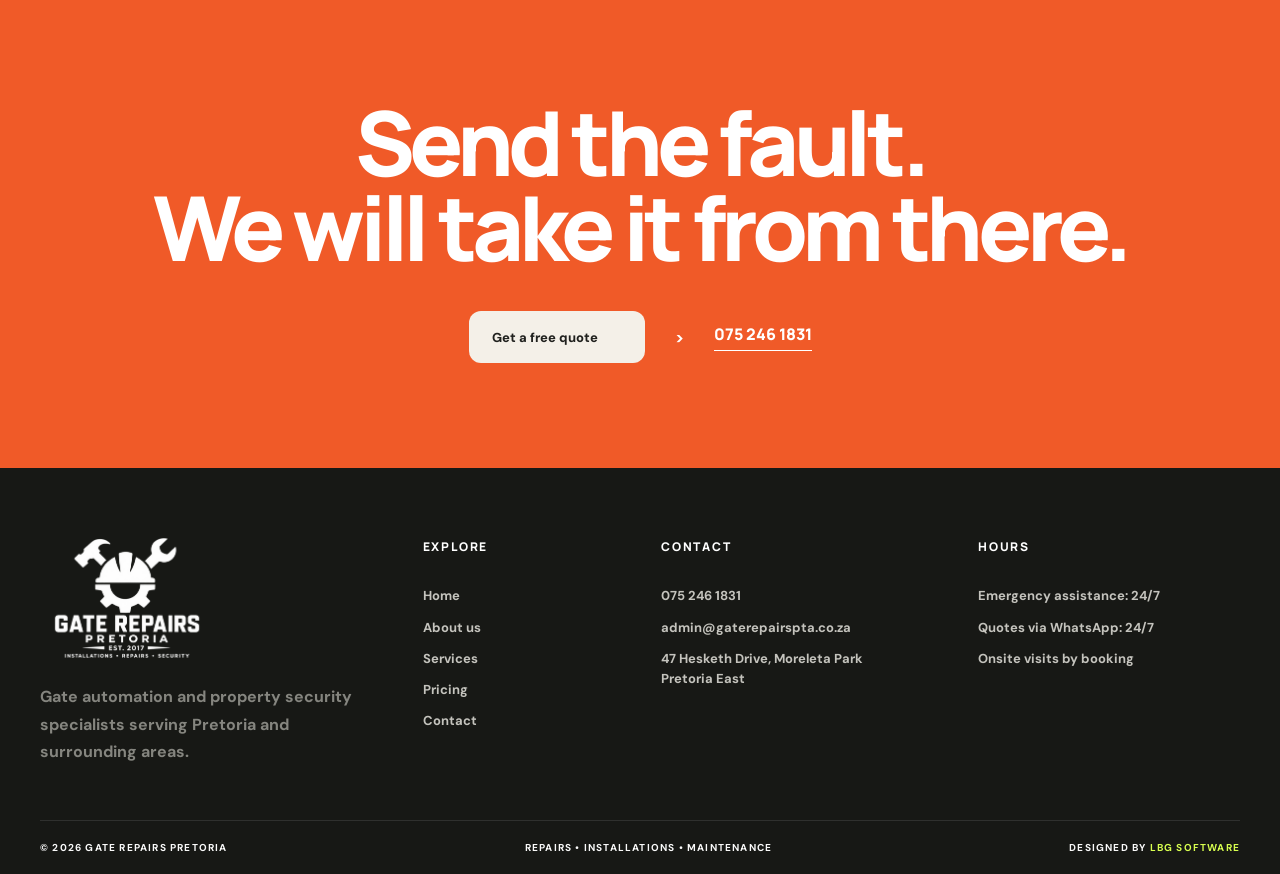
<file: contact.html>
<!doctype html>
<html lang="en">
  <head>
    <meta charset="utf-8" />
    <meta name="viewport" content="width=device-width,initial-scale=1" />
    <title>Contact Gate Repairs Pretoria | 24/7 Emergency Support</title>
    <meta name="description" content="Contact Gate Repairs Pretoria for 24/7 emergency gate motor repairs, free quotes via WhatsApp or phone. Fast response times. Call 075 246 1831." />
    <meta name="keywords" content="contact gate repairs, emergency gate repair, free quote, Pretoria" />
    <link rel="icon" type="image/png" href="favicon.png" />
    <link rel="apple-touch-icon" href="favicon.png" />
    <meta property="og:image" content="https://www.gaterepairspta.co.za/logo.png" />
    <meta name="twitter:image" content="https://www.gaterepairspta.co.za/logo.png" />
    <meta property="og:description" content="24/7 emergency gate motor repairs and free quotes. WhatsApp, call or email us for instant assistance." />
    <meta property="og:type" content="website" />
    <meta property="og:url" content="https://www.gaterepairspta.co.za/contact.html" />
    <meta name="twitter:card" content="summary" />
    <meta name="twitter:title" content="Contact | Gate Repairs Pretoria" />
    <meta name="twitter:description" content="24/7 emergency support. WhatsApp, call or email for free quotes." />
    <link rel="preconnect" href="https://fonts.googleapis.com" />
    <link rel="preconnect" href="https://fonts.gstatic.com" crossorigin />
    <link href="https://fonts.googleapis.com/css2?family=DM+Sans:wght@400;500;600;700&amp;family=Manrope:wght@600;700;800&amp;display=swap" rel="stylesheet" />
    <link rel="stylesheet" href="styles.css" />
    <link rel="icon" type="image/png" href="logo.png">
    <link rel="apple-touch-icon" href="logo.png">
    <script type="application/ld+json">{"@context":"https://schema.org","@type":"ContactPoint","contactType":"Customer Service","url":"https://www.gaterepairspta.co.za/contact.html","telephone":"+27752461831","email":"admin@gaterepairspta.co.za","areaServed":"ZA","availableLanguage":"en-ZA"}</script>
    <script src="script.js" defer></script>
  </head>
  <body>
    <a class="skip-link" href="#content">Skip to content</a>
    <div class="emergency-bar">
      <div class="shell emergency-inner">
        <span><i></i> 24/7 emergency call-outs across Pretoria</span
        ><a href="tel:+27752461831">075 246 1831</a>
      </div>
    </div>
    <header class="site-header">
      <div class="shell nav-wrap">
        <a class="brand" href="index.html"
          ><img src="logo.png" alt="Gate Repairs Pretoria" class="logo-image" /></a
        >
        <nav class="desktop-nav" aria-label="Main navigation">
          <a data-nav href="index.html">Home</a
          ><a data-nav href="about.html">About us</a
          ><a data-nav href="services.html">Services</a
          ><a data-nav href="pricing.html">Pricing</a
          ><a data-nav href="contact.html">Contact</a>
        </nav>
        <a
          class="button button-dark nav-cta"
          href="https://wa.me/27752461831?text=Hi%20Gate%20Repairs%20Pretoria%2C%20I%20would%20like%20a%20free%20quote."
          target="_blank"
          rel="noreferrer"
          >Get a free quote <span></a>
        >
        <details class="mobile-menu">
          <summary aria-label="Open navigation">
            <span></span><span></span><span></span>
          </summary>
          <div>
            <a data-nav href="index.html">Home</a
            ><a data-nav href="about.html">About us</a
            ><a data-nav href="services.html">Services</a
            ><a data-nav href="pricing.html">Pricing</a
            ><a data-nav href="contact.html">Contact</a>
          </div>
        </details>
      </div>
    </header>
    <main id="content">
      <section class="inner-hero">
        <div class="shell inner-hero-grid">
          <div>
            <h1>Help is closer than you think.</h1>
            <p>
              For the fastest quote, send us a WhatsApp message with your
              Pretoria suburb and a photo or short video of the problem.
            </p>
          </div>
          <div class="inner-hero-image">
            <img
              src="images/garage-doors/modern-aluminium-door.jpg"
              alt="Modern garage door installation in Pretoria"
            /><span>Gate Repairs Pretoria</span>
          </div>
        </div>
      </section>
      <section class="section contact-section">
        <div class="shell contact-grid">
          <div class="contact-intro">
            <h2>Choose the easiest way to reach us.</h2>
            <p>
              Emergency calls and online enquiries are attended 24/7. Onsite
              visits are arranged by booking after we understand what you need.
            </p>
          </div>
          <div class="contact-cards">
            <a
              class="contact-card primary"
              href="https://wa.me/27752461831?text=Hi%20Gate%20Repairs%20Pretoria%2C%20I%20would%20like%20a%20free%20quote."
              target="_blank"
              rel="noreferrer"
              ><span>01</span><small>Fastest response</small>
              <h3>WhatsApp us</h3>
              <p>Send a photo, video and your suburb.</p>
              <b>Start a chat </a>
            ><a class="contact-card" href="tel:+27752461831"
              ><span>02</span><small>Speak to us</small>
              <h3>075 246 1831</h3>
              <p>Call for emergency assistance or a booking.</p>
              <b>Call now </b></a
            ><a class="contact-card" href="mailto:admin@gaterepairspta.co.za"
              ><span>03</span><small>Email enquiries</small>
              <h3>Email our team</h3>
              <p>admin@gaterepairspta.co.za</p>
              <b>Write an email </b></a
            >
            <div class="contact-card">
              <span>04</span><small>Our address</small>
              <h3>Pretoria East</h3>
              <p>47 Hesketh Drive, Moreleta Park, Pretoria East</p>
              <b>Visits by appointment</b>
            </div>
          </div>
        </div>
      </section>
      <section class="contact-band">
        <div class="shell contact-band-grid">
          <div>
            <h2>A quicker quote starts with the right details.</h2>
          </div>
          <ol>
            <li><span>01</span>Your name and Pretoria suburb</li>
            <li><span>02</span>A photo or short video of the issue</li>
            <li><span>03</span>The motor or system brand, if known</li>
            <li><span>04</span>Whether the property is currently secure</li>
          </ol>
        </div>
      </section>
      <section class="section coverage-section">
        <div class="shell">
          <div class="section-heading">
            <div>
              <h2>Technicians across Pretoria.</h2>
            </div>
            <p>
              Not sure whether we cover your suburb? Send your location on
              WhatsApp and we will confirm availability.
            </p>
          </div>
          <div class="coverage-grid">
            <span><b>01</b>Pretoria East</span><span><b>02</b>Centurion</span
            ><span><b>03</b>Montana</span><span><b>04</b>Pretoria North</span
            ><span><b>05</b>Garsfontein</span><span><b>06</b>Moreleta Park</span
            ><span><b>07</b>Faerie Glen</span
            ><span><b>08</b>Surrounding areas</span>
          </div>
          <div class="coverage-groups">
            <article>
              <h3>Gate automation</h3>
              <p>
                Pretoria East, Centurion, Montana, Garsfontein, Lynnwood,
                Monument Park, Moreleta Park, Waterkloof and Faerie Glen.
              </p>
            </article>
            <article>
              <h3>Electric fencing</h3>
              <p>
                Pretoria, Centurion, Moreleta Park, Lynnwood, Montana, Boshkop,
                Midrand and wider Gauteng project areas.
              </p>
            </article>
            <article>
              <h3>Garage doors</h3>
              <p>
                Pretoria East, Centurion, Montana, Garsfontein, Lynnwood,
                Waterkloof, Moreleta Park and Silver Lakes.
              </p>
            </article>
            <article>
              <h3>CCTV &amp; alarms</h3>
              <p>
                Pretoria, Centurion, Hatfield, Menlo Park, Montana, Villieria,
                Wonderboom, Waterkloof, Irene and Faerie Glen.
              </p>
            </article>
          </div>
        </div>
      </section>
      <section class="cta-section">
        <div class="shell cta-inner">
          <h2>Send the fault.<br />We will take it from there.</h2>
          <div>
            <a
              class="button button-light"
              href="https://wa.me/27752461831?text=Hi%20Gate%20Repairs%20Pretoria%2C%20I%20would%20like%20a%20free%20quote."
              target="_blank"
              rel="noreferrer"
              >Get a free quote <span></a>
            ><a class="cta-call" href="tel:+27752461831">075 246 1831</a>
          </div>
        </div>
      </section>
    </main>
    <footer>
      <div class="shell footer-grid">
        <div>
          <a class="brand brand-light" href="index.html"
            ><img src="logo.png" alt="Gate Repairs Pretoria" class="logo-image logo-footer" /></a
          >
          <p>
            Gate automation and property security specialists serving Pretoria
            and surrounding areas.
          </p>
        </div>
        <div>
          <h3>Explore</h3>
          <a href="index.html">Home</a><a href="about.html">About us</a
          ><a href="services.html">Services</a
          ><a href="pricing.html">Pricing</a
          ><a href="contact.html">Contact</a>
        </div>
        <div>
          <h3>Contact</h3>
          <a href="tel:+27752461831">075 246 1831</a
          ><a href="mailto:admin@gaterepairspta.co.za"
            >admin@gaterepairspta.co.za</a
          ><span>47 Hesketh Drive, Moreleta Park<br />Pretoria East</span>
        </div>
        <div>
          <h3>Hours</h3>
          <span>Emergency assistance: 24/7</span
          ><span>Quotes via WhatsApp: 24/7</span
          ><span>Onsite visits by booking</span>
        </div>
      </div>
      <div class="shell footer-bottom">
        <span>© <span data-year></span> Gate Repairs Pretoria</span
        ><span>Repairs • Installations • Maintenance</span
        ><span>Designed by <a href="https://lbgsoftware.co.za" target="_blank" rel="noreferrer">LBG Software</a></span>
      </div>
    </footer>
    <a
      class="floating-whatsapp"
      href="https://wa.me/27752461831"
      target="_blank"
      rel="noreferrer"
      aria-label="Chat on WhatsApp"
      ><svg xmlns="http://www.w3.org/2000/svg" viewBox="0 0 32 32" width="20" height="20" fill="currentColor"><path d="M16 2C8.3 2 2 8.3 2 16c0 2.8.8 5.4 2.2 7.6L2.3 30l6.1-2c2.1 1.2 4.6 2 7.2 2 7.7 0 14-6.3 14-14S23.7 2 16 2zm0 25.5c-2.3 0-4.5-.6-6.4-1.7l-.5-.3-4.8 1.6 1.6-4.8-.3-.5C3.6 20.5 3 18.3 3 16c0-6.6 5.4-12 12-12s12 5.4 12 12-5.4 12-12 12z"/><path d="M11 9c-.3 0-.8.1-1.2.6-.4.5-.8 1.3-.8 2.5 0 1.4.7 3 1.5 4.1.8 1.1 2.6 3.4 6 5 1.1.6 2 1 2.7 1.2.6.2 1.2.2 1.7 0 .5-.2.8-.5.9-1 .2-1 1-3.1 1.3-3.6.3-.5.3-1 0-1.3-.3-.3-.8-.5-1.3-.8-.5-.3-2.9-1.4-3.4-1.6-.5-.2-1-.1-1.2.2l-.4.5c-.3.3-.6.8-1 1.2-.4.4-.8.5-1.3.3-.5-.2-1.8-1-3-2.4-1.1-1-1.8-2.3-2.1-2.8-.1-.3-.1-.8.2-1.1.3-.3.6-.8 1-1.2.3-.4.4-1.1.2-1.7-.2-.6-1-2.6-1.4-3.5-.3-1-.7-1.3-1.2-1.4-.4 0-.8-.1-1.2-.1z"/></svg></a
    >
  </body>
</html>
</file>
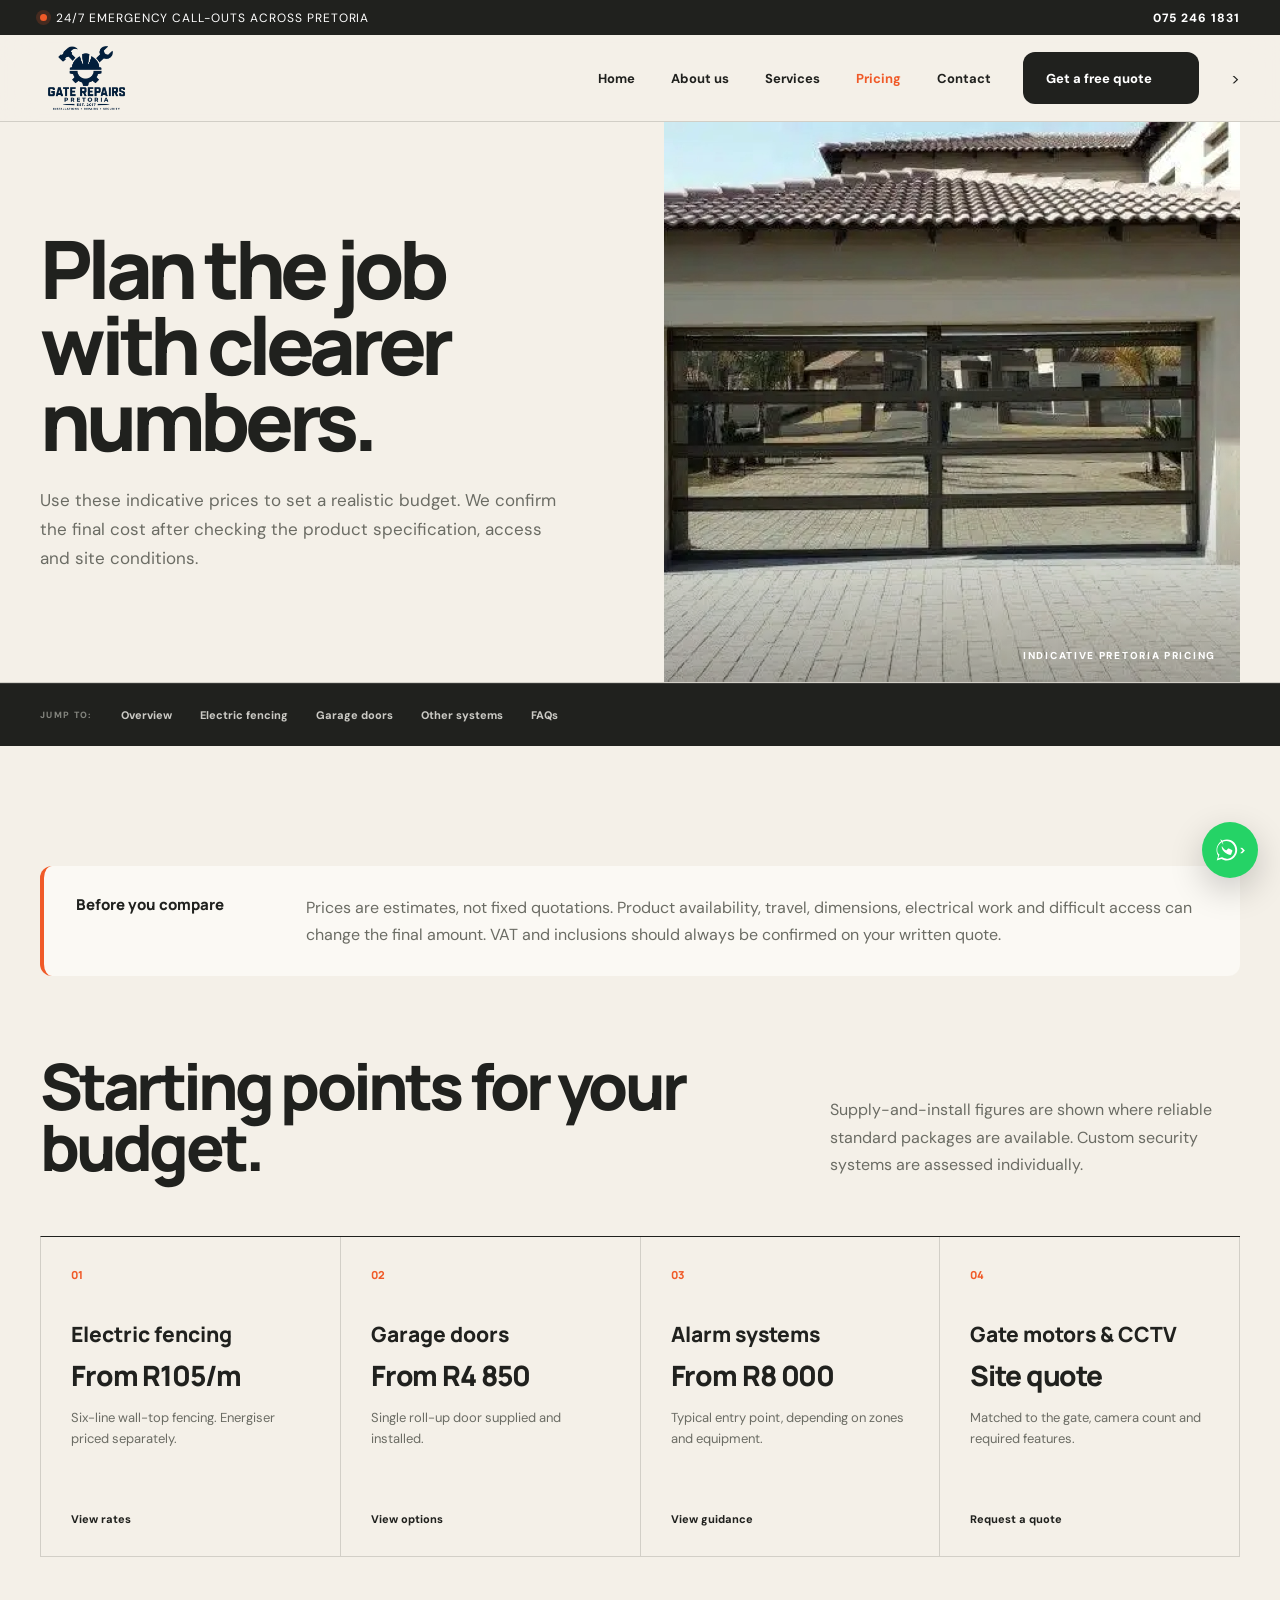
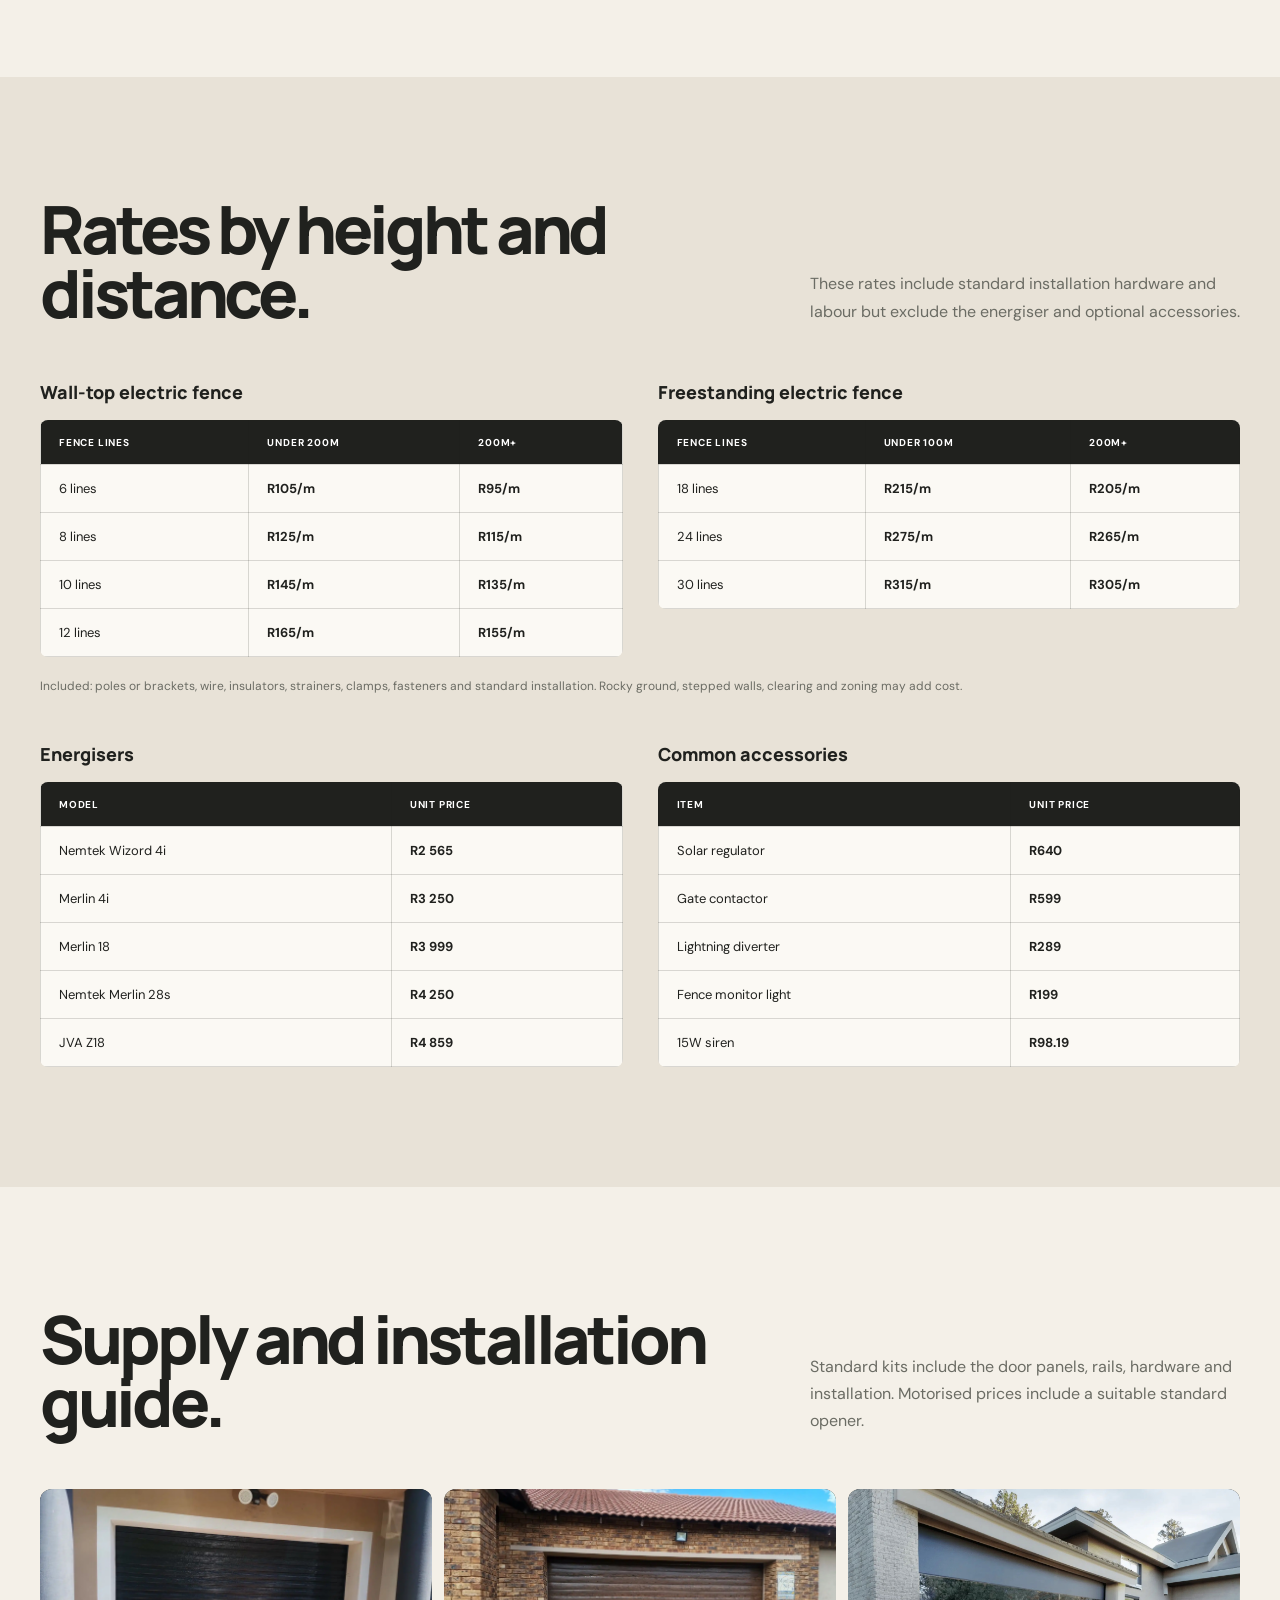
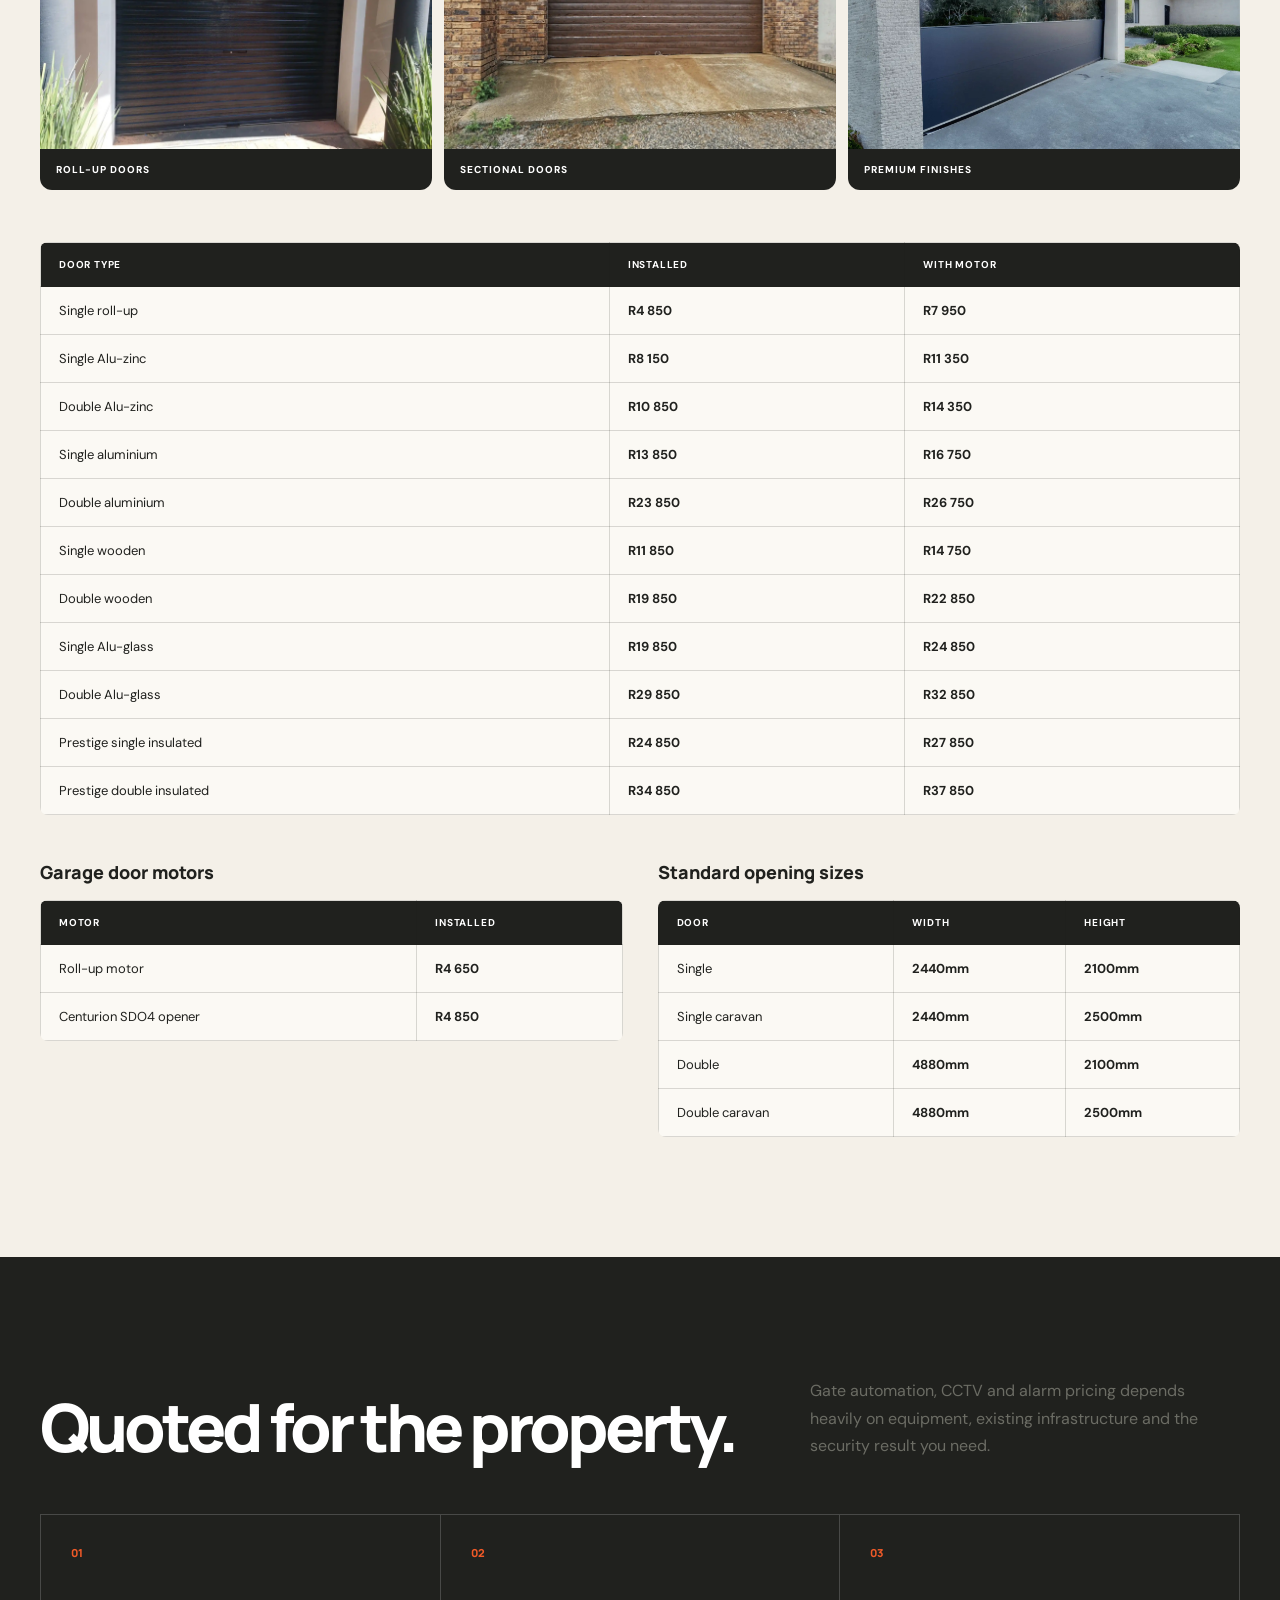
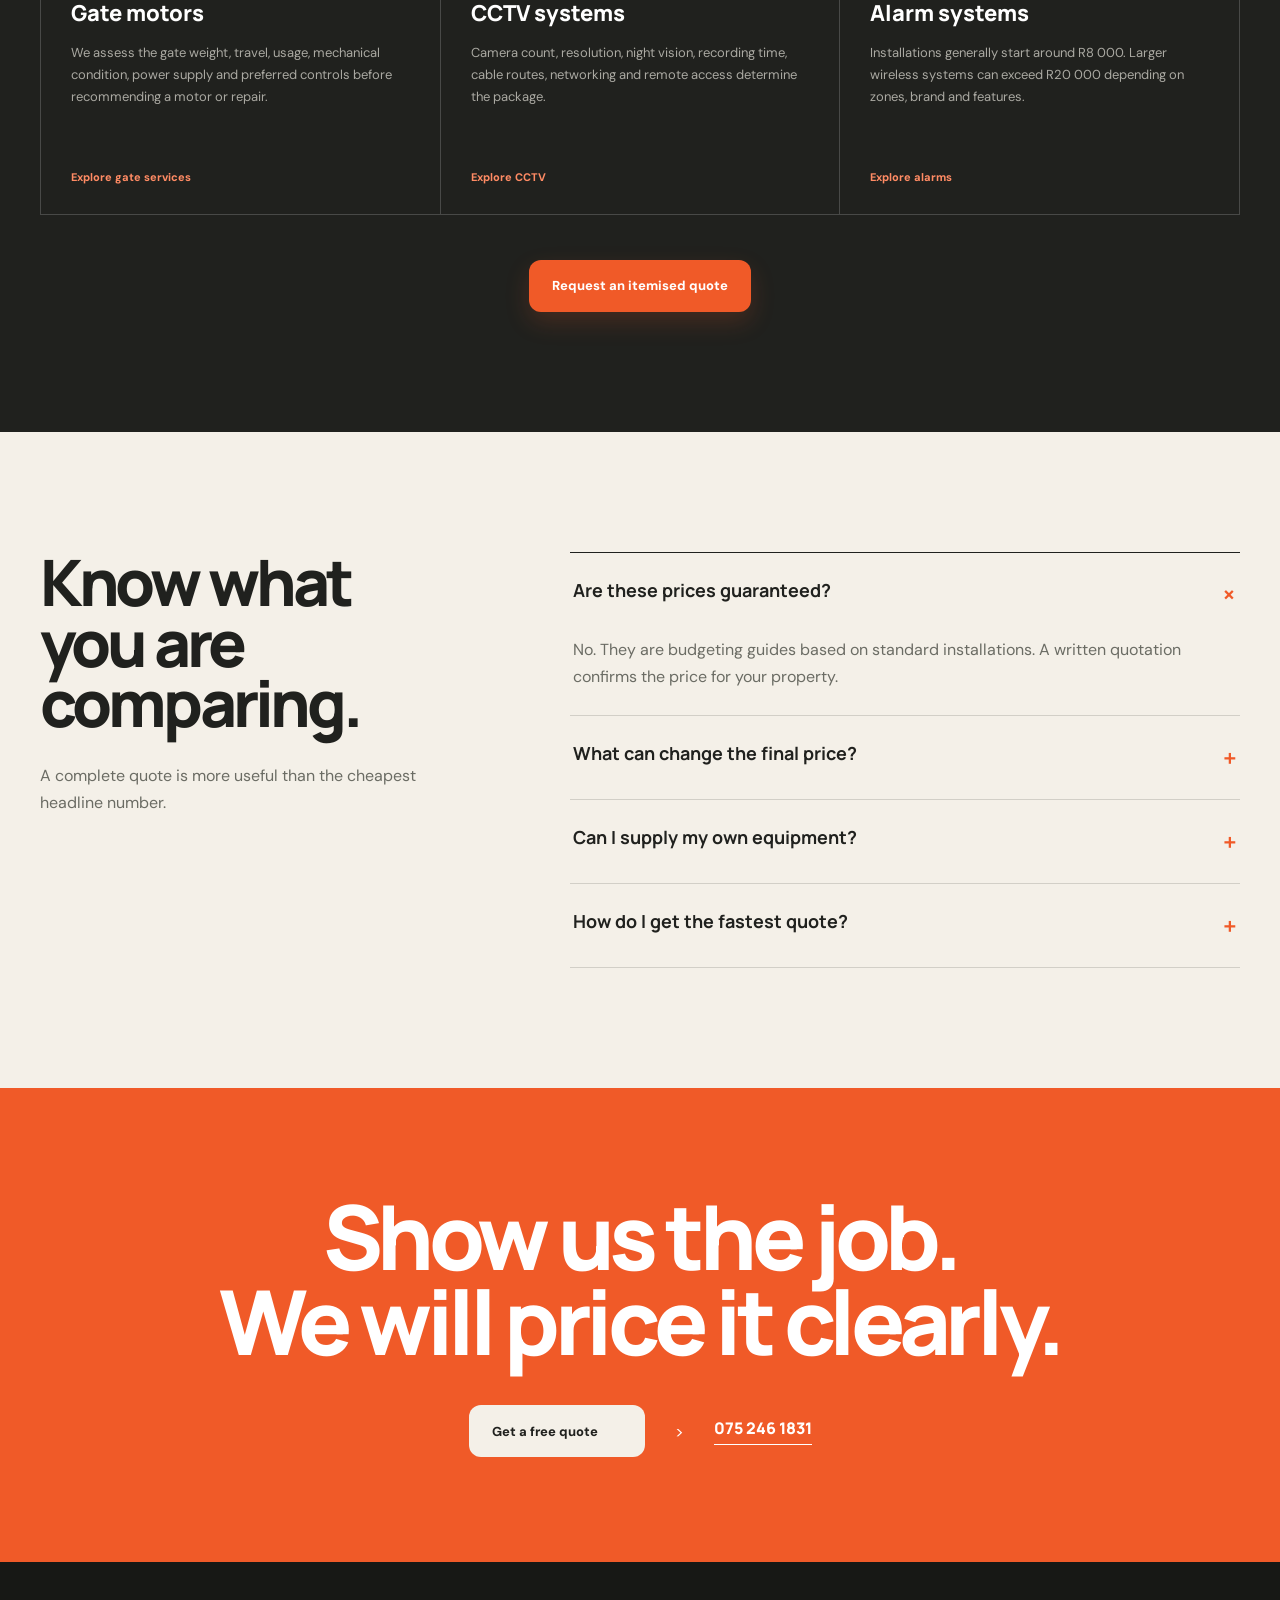
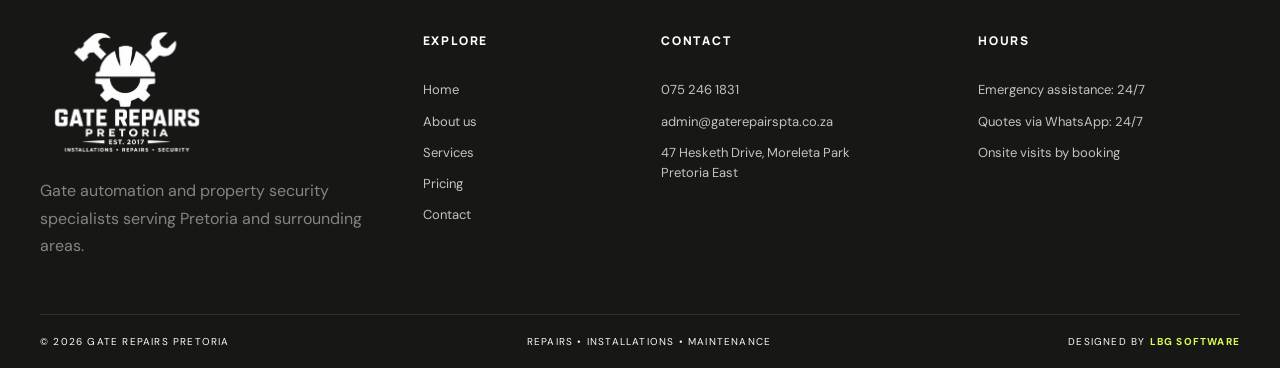
<file: pricing.html>
<!doctype html>
<html lang="en">
  <head>
    <meta charset="utf-8" />
    <meta name="viewport" content="width=device-width,initial-scale=1" />
    <title>
      2026 Security &amp; Automation Pricing | Gate Repairs, Electric Fence,
      CCTV Pretoria
    </title>
    <meta
      name="description"
      content="Transparent 2026 pricing for electric fencing (R105-R315/m), garage doors (R4,850+), gate motors, CCTV and alarm systems in Pretoria. Free quotes available."
    />
    <meta
      name="keywords"
      content="gate motor price, electric fence price, garage door price, CCTV price, alarm system price, Pretoria pricing"
    />
    <meta name="robots" content="index, follow" />
    <link
      rel="canonical"
      href="https://www.gaterepairspta.co.za/pricing.html"
    />
    <meta
      property="og:title"
      content="2026 Security &amp; Automation Pricing | Gate Repairs Pretoria"
    />
    <meta
      property="og:description"
      content="Transparent pricing for gate motors, electric fencing, garage doors, CCTV systems and alarms. Budget guides and free quotes."
    />
    <meta property="og:type" content="website" />
    <meta
      property="og:url"
      content="https://www.gaterepairspta.co.za/pricing.html"
    />
    <meta name="twitter:card" content="summary" />
    <meta
      name="twitter:title"
      content="2026 Security Pricing | Gate Repairs Pretoria"
    />
    <meta
      name="twitter:description"
      content="Transparent pricing for all gate and security services. Budget guides and free quotes."
    />
    <link rel="icon" type="image/png" href="favicon.png" />
    <link rel="apple-touch-icon" href="favicon.png" />
    <meta
      property="og:image"
      content="https://www.gaterepairspta.co.za/logo.png"
    />
    <meta
      name="twitter:image"
      content="https://www.gaterepairspta.co.za/logo.png"
    />
    <link rel="preconnect" href="https://fonts.googleapis.com" />
    <link rel="preconnect" href="https://fonts.gstatic.com" crossorigin />
    <link
      href="https://fonts.googleapis.com/css2?family=DM+Sans:wght@400;500;600;700&amp;family=Manrope:wght@600;700;800&amp;display=swap"
      rel="stylesheet"
    />
    <link rel="stylesheet" href="styles.css" />
     <link rel="icon" type="image/png" href="logo.png">
    <link rel="apple-touch-icon" href="logo.png">
    <script type="application/ld+json">
      {
        "@context": "https://schema.org",
        "@type": "PriceSpecification",
        "priceCurrency": "ZAR",
        "price": "varies",
        "description": "Security and automation pricing",
        "eligibleRegion": "ZA",
        "validFrom": "2026-01-01"
      }
    </script>
    <script src="script.js" defer></script>
  </head>
  <body>
    <a class="skip-link" href="#content">Skip to content</a>
    <div class="emergency-bar">
      <div class="shell emergency-inner">
        <span><i></i> 24/7 emergency call-outs across Pretoria</span
        ><a href="tel:+27752461831">075 246 1831</a>
      </div>
    </div>
    <header class="site-header">
      <div class="shell nav-wrap">
        <a class="brand" href="index.html"
          ><img src="logo.png" alt="Gate Repairs Pretoria" class="logo-image"
        /></a>
        <nav class="desktop-nav" aria-label="Main navigation">
          <a data-nav href="index.html">Home</a
          ><a data-nav href="about.html">About us</a
          ><a data-nav href="services.html">Services</a
          ><a data-nav href="pricing.html">Pricing</a
          ><a data-nav href="contact.html">Contact</a>
        </nav>
        <a
          class="button button-dark nav-cta"
          href="https://wa.me/27752461831?text=Hi%20Gate%20Repairs%20Pretoria%2C%20I%20would%20like%20a%20free%20quote."
          target="_blank"
          rel="noreferrer"
          >Get a free quote <span></a>
        >
        <details class="mobile-menu">
          <summary aria-label="Open navigation">
            <span></span><span></span><span></span>
          </summary>
          <div>
            <a data-nav href="index.html">Home</a
            ><a data-nav href="about.html">About us</a
            ><a data-nav href="services.html">Services</a
            ><a data-nav href="pricing.html">Pricing</a
            ><a data-nav href="contact.html">Contact</a>
          </div>
        </details>
      </div>
    </header>
    <main id="content">
      <section class="inner-hero pricing-hero">
        <div class="shell inner-hero-grid">
          <div>
            <h1>Plan the job with clearer numbers.</h1>
            <p>
              Use these indicative prices to set a realistic budget. We confirm
              the final cost after checking the product specification, access
              and site conditions.
            </p>
          </div>
          <div class="inner-hero-image">
            <img
              src="images/garage-doors/glass-garage-door.jpg"
              alt="Contemporary glass garage door installation"
            /><span>Indicative Pretoria pricing</span>
          </div>
        </div>
      </section>
      <div class="service-directory">
        <div class="shell">
          <span>Jump to:</span><a href="#overview">Overview</a
          ><a href="#electric-fence-prices">Electric fencing</a
          ><a href="#garage-door-prices">Garage doors</a
          ><a href="#other-prices">Other systems</a
          ><a href="#pricing-faq">FAQs</a>
        </div>
      </div>

      <section class="section pricing-overview" id="overview">
        <div class="shell">
          <div class="pricing-notice">
            <strong>Before you compare</strong>
            <p>
              Prices are estimates, not fixed quotations. Product availability,
              travel, dimensions, electrical work and difficult access can
              change the final amount. VAT and inclusions should always be
              confirmed on your written quote.
            </p>
          </div>
          <div class="section-heading">
            <div><h2>Starting points for your budget.</h2></div>
            <p>
              Supply-and-install figures are shown where reliable standard
              packages are available. Custom security systems are assessed
              individually.
            </p>
          </div>
          <div class="price-category-grid">
            <article>
              <span>01</span>
              <h3>Electric fencing</h3>
              <strong>From R105/m</strong>
              <p>Six-line wall-top fencing. Energiser priced separately.</p>
              <a href="#electric-fence-prices">View rates </a>
            </article>
            <article>
              <span>02</span>
              <h3>Garage doors</h3>
              <strong>From R4 850</strong>
              <p>Single roll-up door supplied and installed.</p>
              <a href="#garage-door-prices">View options </a>
            </article>
            <article>
              <span>03</span>
              <h3>Alarm systems</h3>
              <strong>From R8 000</strong>
              <p>Typical entry point, depending on zones and equipment.</p>
              <a href="#other-prices">View guidance </a>
            </article>
            <article>
              <span>04</span>
              <h3>Gate motors &amp; CCTV</h3>
              <strong>Site quote</strong>
              <p>Matched to the gate, camera count and required features.</p>
              <a href="contact.html">Request a quote </a>
            </article>
          </div>
        </div>
      </section>

      <section class="guide-section tinted" id="electric-fence-prices">
        <div class="shell">
          <div class="guide-heading">
            <div><h2>Rates by height and distance.</h2></div>
            <p>
              These rates include standard installation hardware and labour but
              exclude the energiser and optional accessories.
            </p>
          </div>
          <div class="two-tables">
            <div>
              <h3>Wall-top electric fence</h3>
              <div class="table-wrap">
                <table>
                  <thead>
                    <tr>
                      <th>Fence lines</th>
                      <th>Under 200m</th>
                      <th>200m+</th>
                    </tr>
                  </thead>
                  <tbody>
                    <tr>
                      <td>6 lines</td>
                      <td>R105/m</td>
                      <td>R95/m</td>
                    </tr>
                    <tr>
                      <td>8 lines</td>
                      <td>R125/m</td>
                      <td>R115/m</td>
                    </tr>
                    <tr>
                      <td>10 lines</td>
                      <td>R145/m</td>
                      <td>R135/m</td>
                    </tr>
                    <tr>
                      <td>12 lines</td>
                      <td>R165/m</td>
                      <td>R155/m</td>
                    </tr>
                  </tbody>
                </table>
              </div>
            </div>
            <div>
              <h3>Freestanding electric fence</h3>
              <div class="table-wrap">
                <table>
                  <thead>
                    <tr>
                      <th>Fence lines</th>
                      <th>Under 100m</th>
                      <th>200m+</th>
                    </tr>
                  </thead>
                  <tbody>
                    <tr>
                      <td>18 lines</td>
                      <td>R215/m</td>
                      <td>R205/m</td>
                    </tr>
                    <tr>
                      <td>24 lines</td>
                      <td>R275/m</td>
                      <td>R265/m</td>
                    </tr>
                    <tr>
                      <td>30 lines</td>
                      <td>R315/m</td>
                      <td>R305/m</td>
                    </tr>
                  </tbody>
                </table>
              </div>
            </div>
          </div>
          <p class="table-note">
            Included: poles or brackets, wire, insulators, strainers, clamps,
            fasteners and standard installation. Rocky ground, stepped walls,
            clearing and zoning may add cost.
          </p>
          <div class="split-info">
            <div>
              <h3>Energisers</h3>
              <div class="table-wrap">
                <table>
                  <thead>
                    <tr>
                      <th>Model</th>
                      <th>Unit price</th>
                    </tr>
                  </thead>
                  <tbody>
                    <tr>
                      <td>Nemtek Wizord 4i</td>
                      <td>R2 565</td>
                    </tr>
                    <tr>
                      <td>Merlin 4i</td>
                      <td>R3 250</td>
                    </tr>
                    <tr>
                      <td>Merlin 18</td>
                      <td>R3 999</td>
                    </tr>
                    <tr>
                      <td>Nemtek Merlin 28s</td>
                      <td>R4 250</td>
                    </tr>
                    <tr>
                      <td>JVA Z18</td>
                      <td>R4 859</td>
                    </tr>
                  </tbody>
                </table>
              </div>
            </div>
            <div>
              <h3>Common accessories</h3>
              <div class="table-wrap">
                <table>
                  <thead>
                    <tr>
                      <th>Item</th>
                      <th>Unit price</th>
                    </tr>
                  </thead>
                  <tbody>
                    <tr>
                      <td>Solar regulator</td>
                      <td>R640</td>
                    </tr>
                    <tr>
                      <td>Gate contactor</td>
                      <td>R599</td>
                    </tr>
                    <tr>
                      <td>Lightning diverter</td>
                      <td>R289</td>
                    </tr>
                    <tr>
                      <td>Fence monitor light</td>
                      <td>R199</td>
                    </tr>
                    <tr>
                      <td>15W siren</td>
                      <td>R98.19</td>
                    </tr>
                  </tbody>
                </table>
              </div>
            </div>
          </div>
        </div>
      </section>

      <section class="guide-section" id="garage-door-prices">
        <div class="shell">
          <div class="guide-heading">
            <div><h2>Supply and installation guide.</h2></div>
            <p>
              Standard kits include the door panels, rails, hardware and
              installation. Motorised prices include a suitable standard opener.
            </p>
          </div>
          <div class="service-gallery three">
            <figure>
              <img
                src="images/garage-doors/black-rollup-door.jpg"
                alt="Black roll-up garage door"
                loading="lazy"
              />
              <figcaption>Roll-up doors</figcaption>
            </figure>
            <figure>
              <img
                src="images/garage-doors/woodlook-double-door.jpg"
                alt="Wood-look double garage door"
                loading="lazy"
              />
              <figcaption>Sectional doors</figcaption>
            </figure>
            <figure>
              <img
                src="images/garage-doors/modern-aluminium-door.jpg"
                alt="Modern aluminium garage door"
                loading="lazy"
              />
              <figcaption>Premium finishes</figcaption>
            </figure>
          </div>
          <div class="table-wrap">
            <table>
              <thead>
                <tr>
                  <th>Door type</th>
                  <th>Installed</th>
                  <th>With motor</th>
                </tr>
              </thead>
              <tbody>
                <tr>
                  <td>Single roll-up</td>
                  <td>R4 850</td>
                  <td>R7 950</td>
                </tr>
                <tr>
                  <td>Single Alu-zinc</td>
                  <td>R8 150</td>
                  <td>R11 350</td>
                </tr>
                <tr>
                  <td>Double Alu-zinc</td>
                  <td>R10 850</td>
                  <td>R14 350</td>
                </tr>
                <tr>
                  <td>Single aluminium</td>
                  <td>R13 850</td>
                  <td>R16 750</td>
                </tr>
                <tr>
                  <td>Double aluminium</td>
                  <td>R23 850</td>
                  <td>R26 750</td>
                </tr>
                <tr>
                  <td>Single wooden</td>
                  <td>R11 850</td>
                  <td>R14 750</td>
                </tr>
                <tr>
                  <td>Double wooden</td>
                  <td>R19 850</td>
                  <td>R22 850</td>
                </tr>
                <tr>
                  <td>Single Alu-glass</td>
                  <td>R19 850</td>
                  <td>R24 850</td>
                </tr>
                <tr>
                  <td>Double Alu-glass</td>
                  <td>R29 850</td>
                  <td>R32 850</td>
                </tr>
                <tr>
                  <td>Prestige single insulated</td>
                  <td>R24 850</td>
                  <td>R27 850</td>
                </tr>
                <tr>
                  <td>Prestige double insulated</td>
                  <td>R34 850</td>
                  <td>R37 850</td>
                </tr>
              </tbody>
            </table>
          </div>
          <div class="split-info pricing-split">
            <div>
              <h3>Garage door motors</h3>
              <div class="table-wrap">
                <table>
                  <thead>
                    <tr>
                      <th>Motor</th>
                      <th>Installed</th>
                    </tr>
                  </thead>
                  <tbody>
                    <tr>
                      <td>Roll-up motor</td>
                      <td>R4 650</td>
                    </tr>
                    <tr>
                      <td>Centurion SDO4 opener</td>
                      <td>R4 850</td>
                    </tr>
                  </tbody>
                </table>
              </div>
            </div>
            <div>
              <h3>Standard opening sizes</h3>
              <div class="table-wrap">
                <table>
                  <thead>
                    <tr>
                      <th>Door</th>
                      <th>Width</th>
                      <th>Height</th>
                    </tr>
                  </thead>
                  <tbody>
                    <tr>
                      <td>Single</td>
                      <td>2440mm</td>
                      <td>2100mm</td>
                    </tr>
                    <tr>
                      <td>Single caravan</td>
                      <td>2440mm</td>
                      <td>2500mm</td>
                    </tr>
                    <tr>
                      <td>Double</td>
                      <td>4880mm</td>
                      <td>2100mm</td>
                    </tr>
                    <tr>
                      <td>Double caravan</td>
                      <td>4880mm</td>
                      <td>2500mm</td>
                    </tr>
                  </tbody>
                </table>
              </div>
            </div>
          </div>
        </div>
      </section>

      <section class="guide-section dark" id="other-prices">
        <div class="shell">
          <div class="guide-heading">
            <div><h2>Quoted for the property.</h2></div>
            <p>
              Gate automation, CCTV and alarm pricing depends heavily on
              equipment, existing infrastructure and the security result you
              need.
            </p>
          </div>
          <div class="quote-grid">
            <article>
              <span>01</span>
              <h3>Gate motors</h3>
              <p>
                We assess the gate weight, travel, usage, mechanical condition,
                power supply and preferred controls before recommending a motor
                or repair.
              </p>
              <a href="services.html#gate-motors">Explore gate services </a>
            </article>
            <article>
              <span>02</span>
              <h3>CCTV systems</h3>
              <p>
                Camera count, resolution, night vision, recording time, cable
                routes, networking and remote access determine the package.
              </p>
              <a href="services.html#cctv">Explore CCTV </a>
            </article>
            <article>
              <span>03</span>
              <h3>Alarm systems</h3>
              <p>
                Installations generally start around R8 000. Larger wireless
                systems can exceed R20 000 depending on zones, brand and
                features.
              </p>
              <a href="services.html#alarms">Explore alarms </a>
            </article>
          </div>
          <div class="center-link">
            <a class="button button-orange" href="contact.html"
              >Request an itemised quote </a
            >
          </div>
        </div>
      </section>

      <section class="section pricing-faq" id="pricing-faq">
        <div class="shell faq-grid">
          <div>
            <h2>Know what you are comparing.</h2>
            <p>
              A complete quote is more useful than the cheapest headline number.
            </p>
          </div>
          <div class="faq-list">
            <details open>
              <summary>Are these prices guaranteed?<span>+</span></summary>
              <p>
                No. They are budgeting guides based on standard installations. A
                written quotation confirms the price for your property.
              </p>
            </details>
            <details>
              <summary>What can change the final price?<span>+</span></summary>
              <p>
                Dimensions, product choice, site access, damaged infrastructure,
                electrical work, travel and non-standard installation
                requirements.
              </p>
            </details>
            <details>
              <summary>Can I supply my own equipment?<span>+</span></summary>
              <p>
                Ask us before purchasing. Compatibility, warranty support and
                missing components can affect both installation cost and
                reliability.
              </p>
            </details>
            <details>
              <summary>How do I get the fastest quote?<span>+</span></summary>
              <p>
                Send your suburb, measurements where relevant, the existing
                equipment brand and clear photos or a short video on WhatsApp.
              </p>
            </details>
          </div>
        </div>
      </section>
      <section class="cta-section">
        <div class="shell cta-inner">
          <h2>Show us the job.<br />We will price it clearly.</h2>
          <div>
            <a
              class="button button-light"
              href="https://wa.me/27752461831?text=Hi%20Gate%20Repairs%20Pretoria%2C%20I%20would%20like%20a%20price%20and%20free%20quote."
              target="_blank"
              rel="noreferrer"
              >Get a free quote <span></a>
            ><a class="cta-call" href="tel:+27752461831">075 246 1831</a>
          </div>
        </div>
      </section>
    </main>
    <footer>
      <div class="shell footer-grid">
        <div>
          <a class="brand brand-light" href="index.html"
            ><img
              src="logo.png"
              alt="Gate Repairs Pretoria"
              class="logo-image logo-footer"
          /></a>
          <p>
            Gate automation and property security specialists serving Pretoria
            and surrounding areas.
          </p>
        </div>
        <div>
          <h3>Explore</h3>
          <a href="index.html">Home</a><a href="about.html">About us</a
          ><a href="services.html">Services</a><a href="pricing.html">Pricing</a
          ><a href="contact.html">Contact</a>
        </div>
        <div>
          <h3>Contact</h3>
          <a href="tel:+27752461831">075 246 1831</a
          ><a href="mailto:admin@gaterepairspta.co.za"
            >admin@gaterepairspta.co.za</a
          ><span>47 Hesketh Drive, Moreleta Park<br />Pretoria East</span>
        </div>
        <div>
          <h3>Hours</h3>
          <span>Emergency assistance: 24/7</span
          ><span>Quotes via WhatsApp: 24/7</span
          ><span>Onsite visits by booking</span>
        </div>
      </div>
      <div class="shell footer-bottom">
        <span>© <span data-year></span> Gate Repairs Pretoria</span
        ><span>Repairs • Installations • Maintenance</span
        ><span
          >Designed by
          <a href="https://lbgsoftware.co.za" target="_blank" rel="noreferrer"
            >LBG Software</a
          ></span
        >
      </div>
    </footer>
    <a
      class="floating-whatsapp"
      href="https://wa.me/27752461831?text=Hi%20Gate%20Repairs%20Pretoria%2C%20I%20would%20like%20a%20price%20and%20free%20quote."
      target="_blank"
      rel="noreferrer"
      aria-label="Chat on WhatsApp"
      ><svg
        xmlns="http://www.w3.org/2000/svg"
        viewBox="0 0 32 32"
        width="20"
        height="20"
        fill="currentColor"
      >
        <path
          d="M16 2C8.3 2 2 8.3 2 16c0 2.8.8 5.4 2.2 7.6L2.3 30l6.1-2c2.1 1.2 4.6 2 7.2 2 7.7 0 14-6.3 14-14S23.7 2 16 2zm0 25.5c-2.3 0-4.5-.6-6.4-1.7l-.5-.3-4.8 1.6 1.6-4.8-.3-.5C3.6 20.5 3 18.3 3 16c0-6.6 5.4-12 12-12s12 5.4 12 12-5.4 12-12 12z"
        />
        <path
          d="M11 9c-.3 0-.8.1-1.2.6-.4.5-.8 1.3-.8 2.5 0 1.4.7 3 1.5 4.1.8 1.1 2.6 3.4 6 5 1.1.6 2 1 2.7 1.2.6.2 1.2.2 1.7 0 .5-.2.8-.5.9-1 .2-1 1-3.1 1.3-3.6.3-.5.3-1 0-1.3-.3-.3-.8-.5-1.3-.8-.5-.3-2.9-1.4-3.4-1.6-.5-.2-1-.1-1.2.2l-.4.5c-.3.3-.6.8-1 1.2-.4.4-.8.5-1.3.3-.5-.2-1.8-1-3-2.4-1.1-1-1.8-2.3-2.1-2.8-.1-.3-.1-.8.2-1.1.3-.3.6-.8 1-1.2.3-.4.4-1.1.2-1.7-.2-.6-1-2.6-1.4-3.5-.3-1-.7-1.3-1.2-1.4-.4 0-.8-.1-1.2-.1z"
        /></svg>
    ></a>
  </body>
</html>
</file>
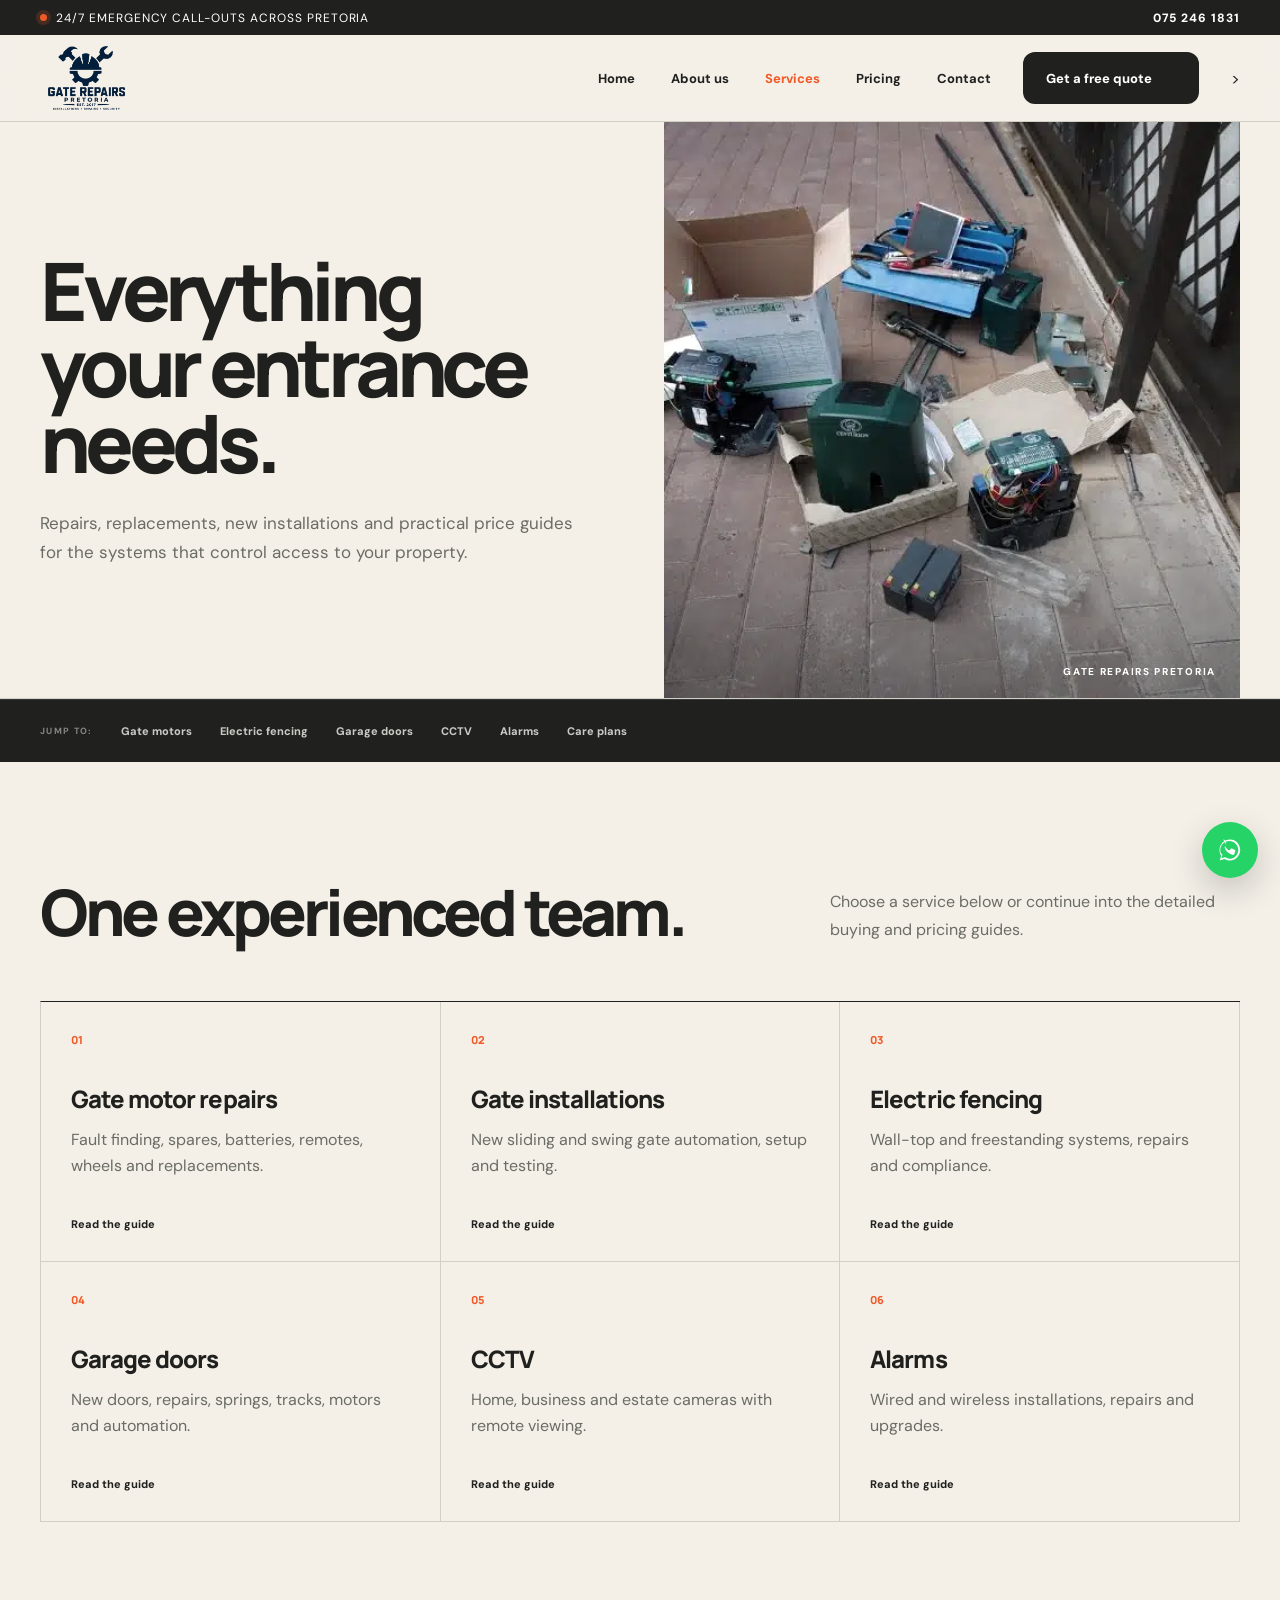
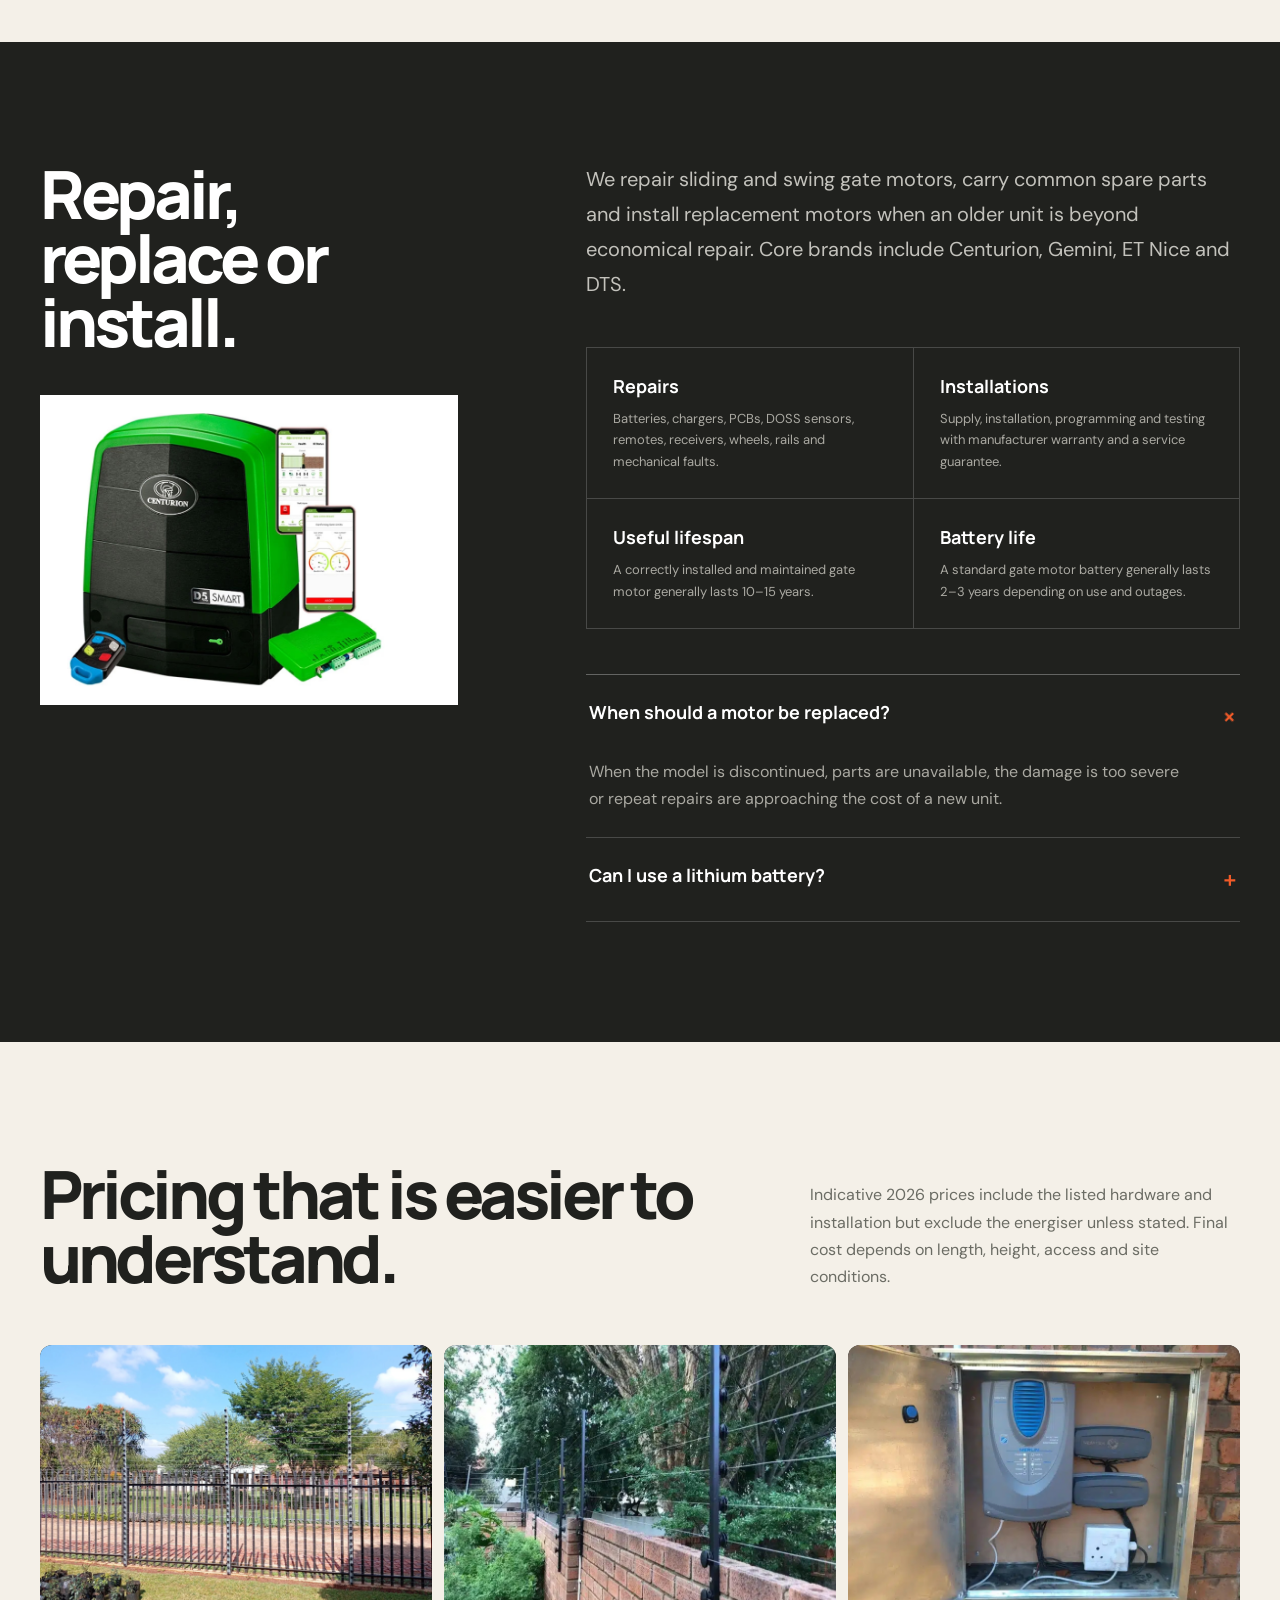
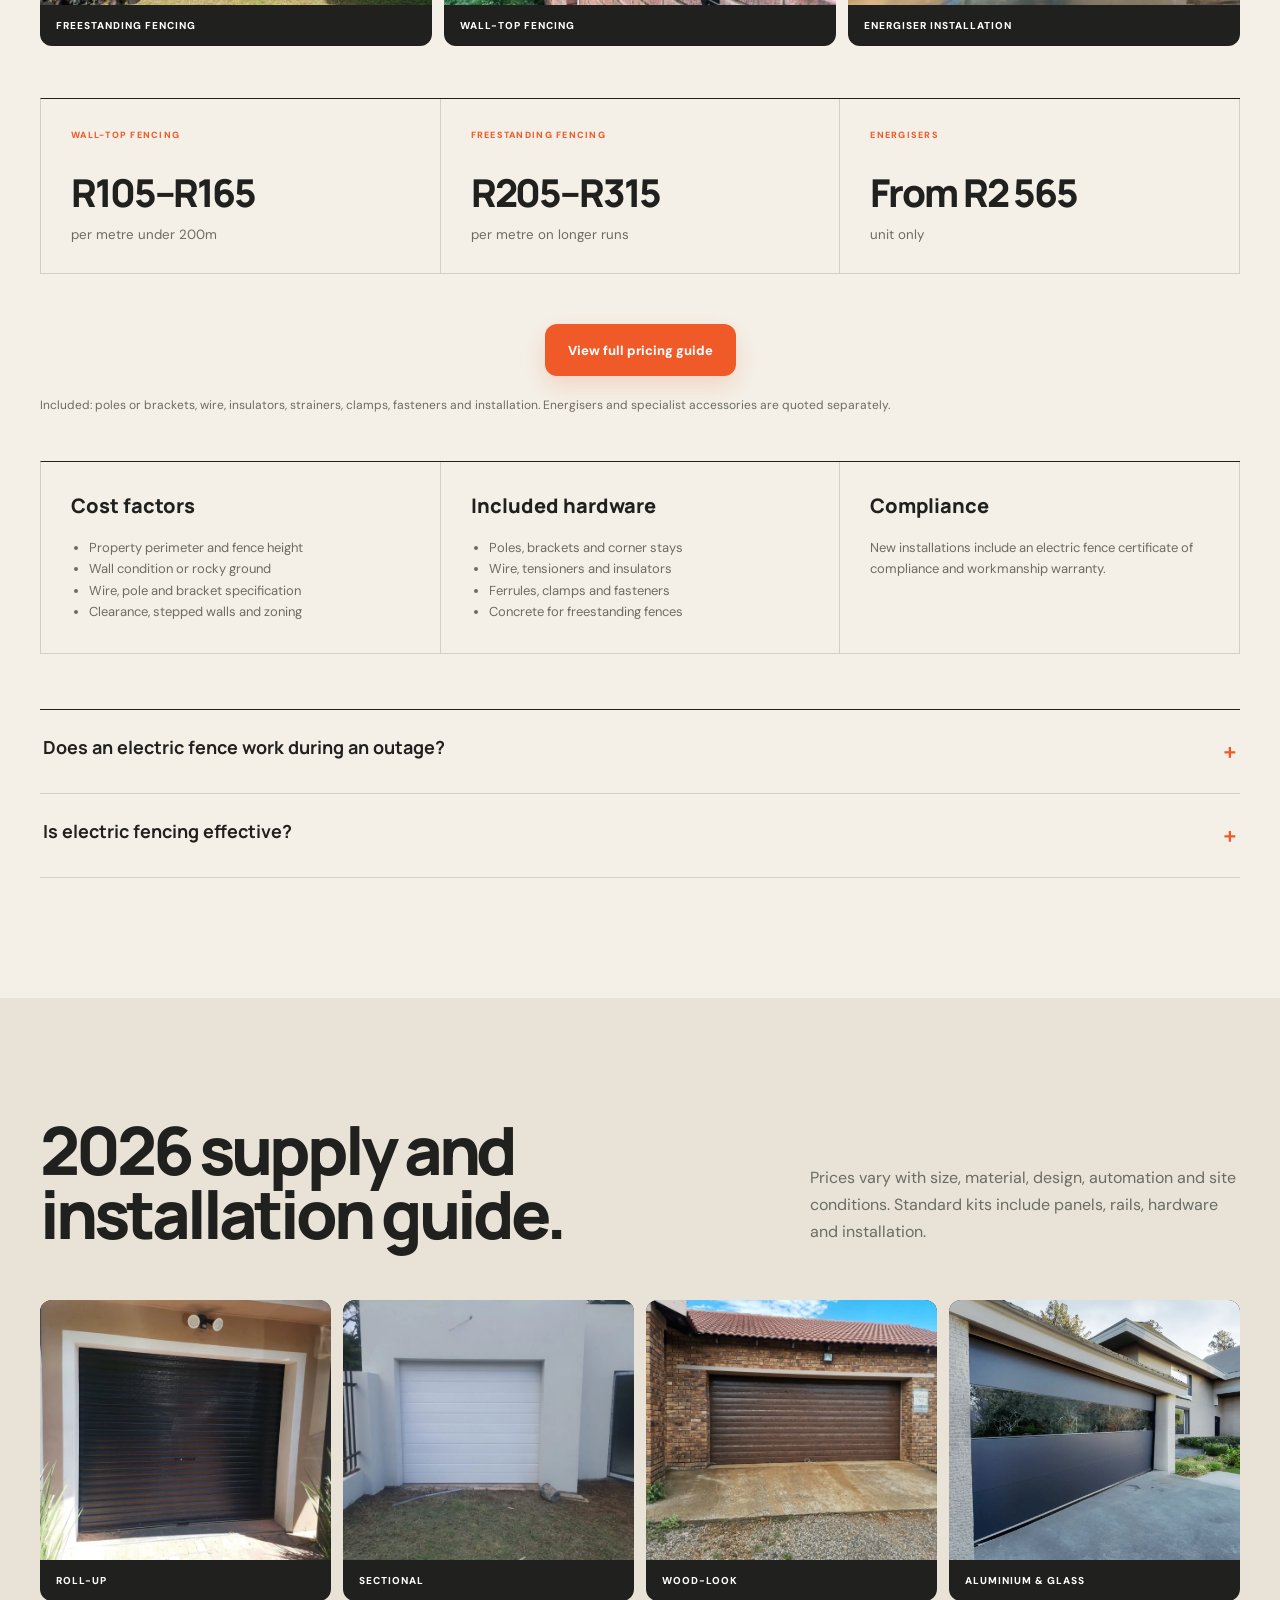
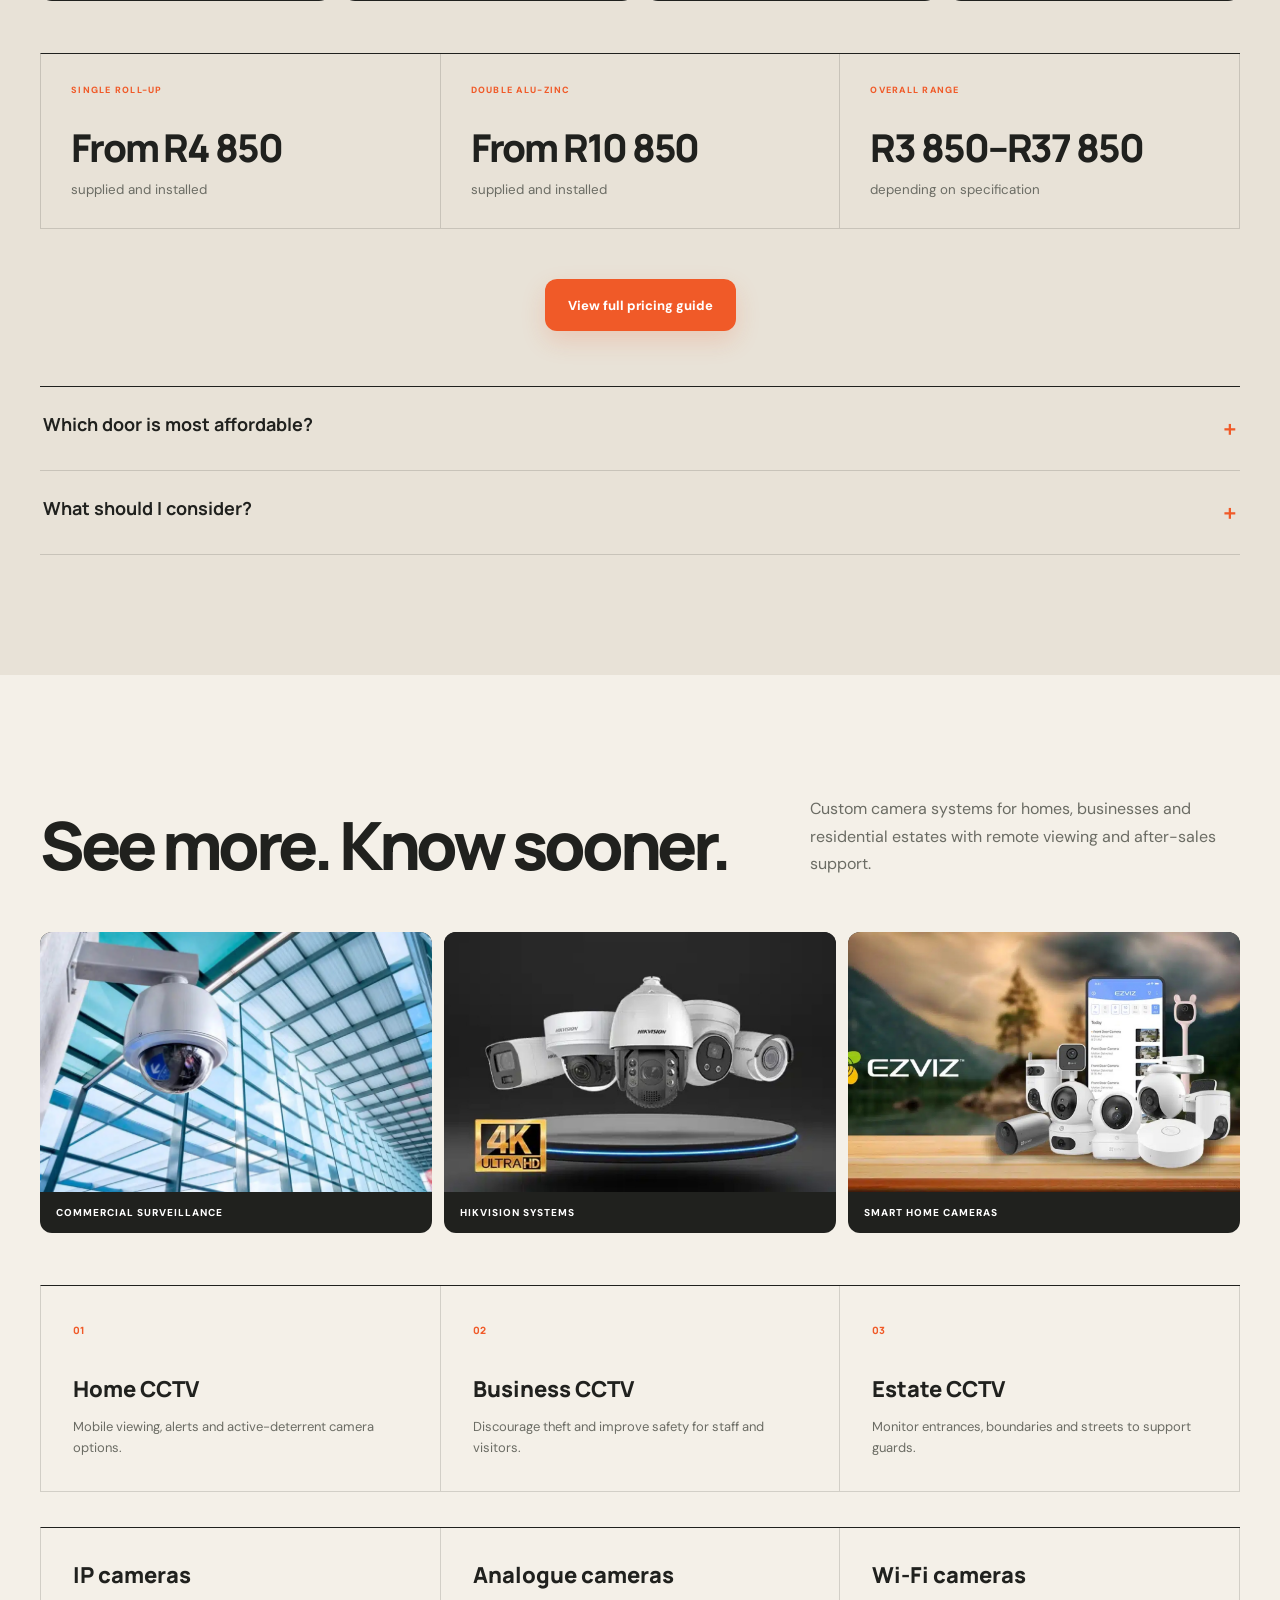
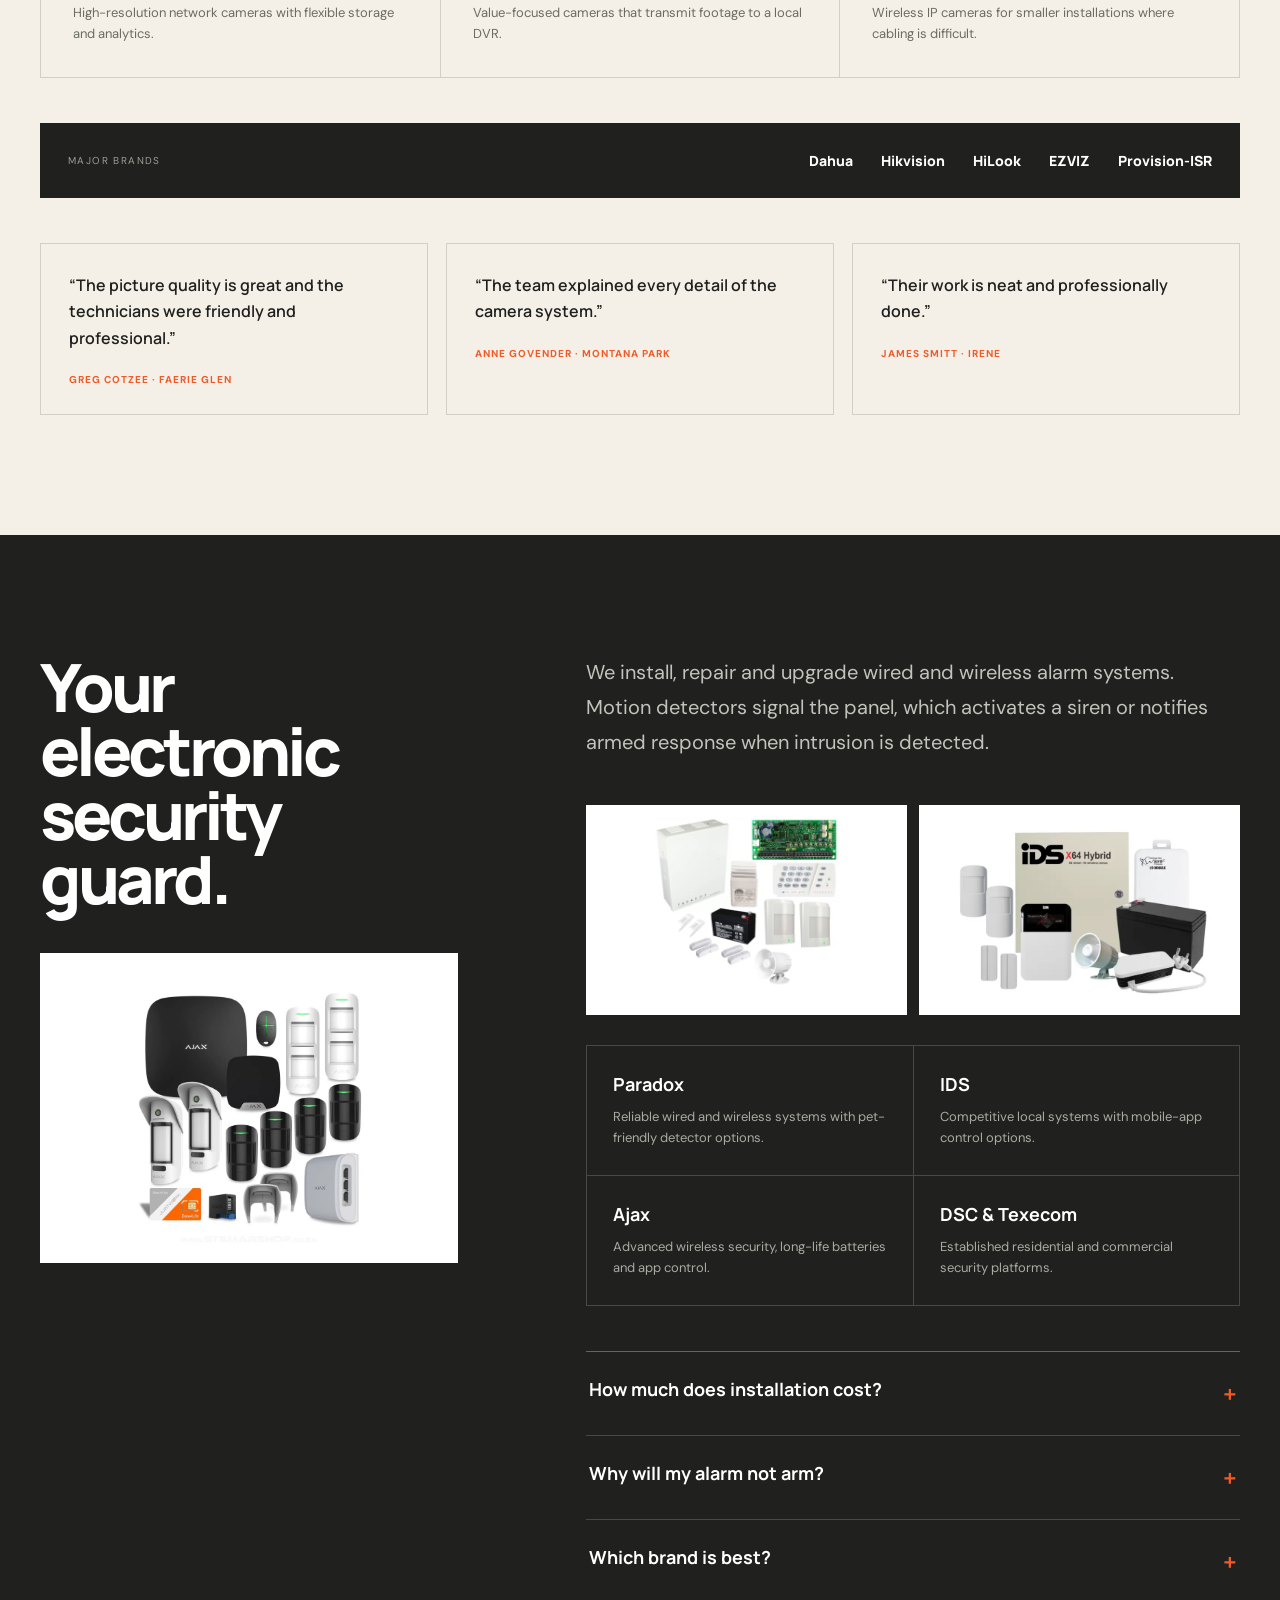
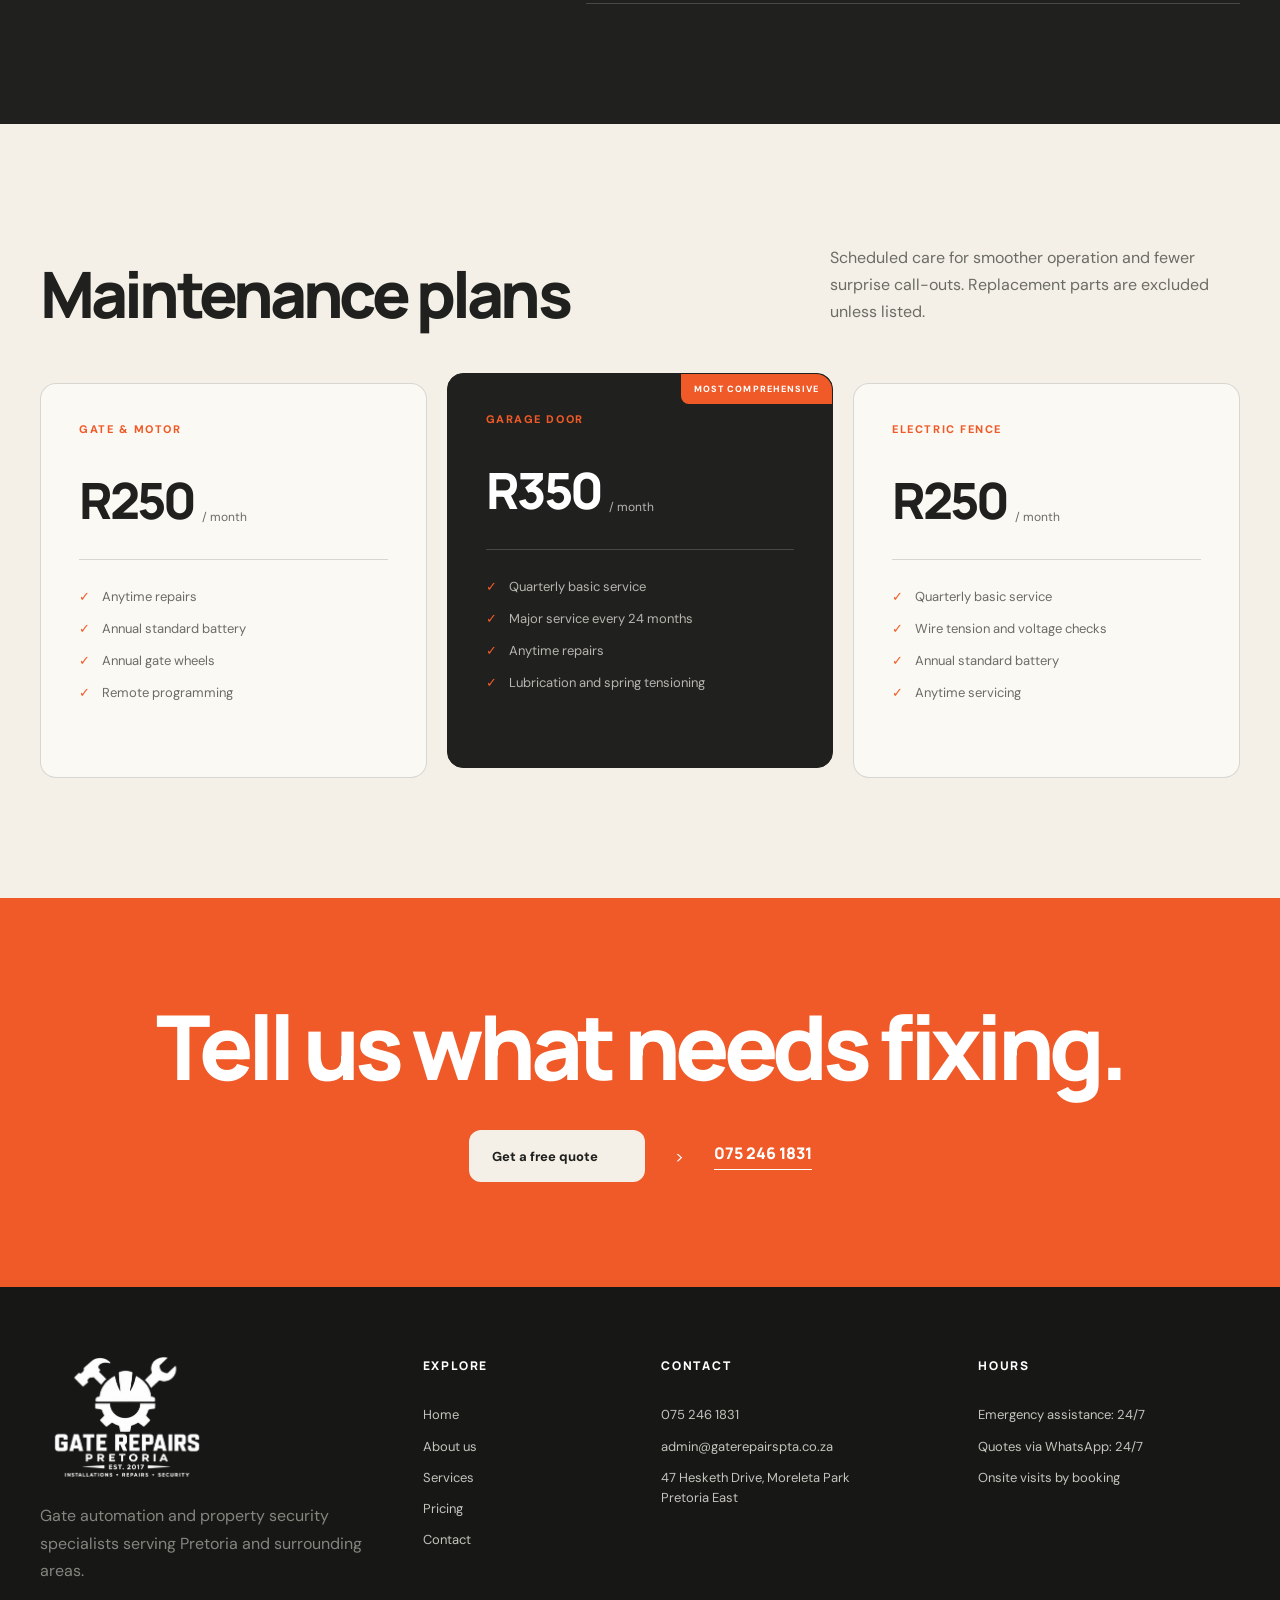
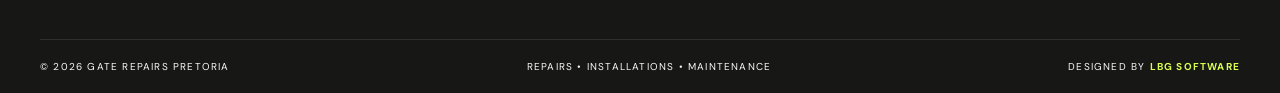
<file: services.html>
<!doctype html>
<html lang="en">
  <head>
    <meta charset="utf-8" />
    <meta name="viewport" content="width=device-width,initial-scale=1" />
    <title>Services &amp; Prices | Gate Motor Repairs, CCTV, Alarms - Pretoria</title>
    <meta name="description" content="Gate motor repairs, electric fencing installation, garage doors, CCTV systems and alarms in Pretoria. Pricing guides, maintenance plans and expert service." />
    <meta name="keywords" content="gate motor repairs, electric fence, garage doors, CCTV systems, alarm systems, Pretoria services" />
    <link rel="icon" type="image/png" href="favicon.png" />
    <link rel="apple-touch-icon" href="favicon.png" />
    <meta property="og:image" content="https://www.gaterepairspta.co.za/logo.png" />
    <meta name="twitter:image" content="https://www.gaterepairspta.co.za/logo.png" />
    <meta property="og:description" content="Gate motor repairs, electric fencing, garage doors, CCTV systems and alarms. View pricing and maintenance plans." />
    <meta property="og:type" content="website" />
    <meta property="og:url" content="https://www.gaterepairspta.co.za/services.html" />
    <meta name="twitter:card" content="summary" />
    <meta name="twitter:title" content="Services &amp; Prices | Gate Repairs Pretoria" />
    <meta name="twitter:description" content="Complete gate and security services with transparent pricing." />
    <link rel="preconnect" href="https://fonts.googleapis.com" />
    <link rel="preconnect" href="https://fonts.gstatic.com" crossorigin />
    <link href="https://fonts.googleapis.com/css2?family=DM+Sans:wght@400;500;600;700&amp;family=Manrope:wght@600;700;800&amp;display=swap" rel="stylesheet" />
    <link rel="stylesheet" href="styles.css" />
     <link rel="icon" type="image/png" href="logo.png">
    <link rel="apple-touch-icon" href="logo.png">
    <script type="application/ld+json">{"@context":"https://schema.org","@type":"BreadcrumbList","itemListElement":[{"@type":"ListItem","position":1,"name":"Home","item":"https://www.gaterepairspta.co.za/"},{"@type":"ListItem","position":2,"name":"Services","item":"https://www.gaterepairspta.co.za/services.html"}]}</script>
    <script src="script.js" defer></script>
  </head>
  <body>
    <a class="skip-link" href="#content">Skip to content</a>
    <div class="emergency-bar">
      <div class="shell emergency-inner">
        <span><i></i> 24/7 emergency call-outs across Pretoria</span
        ><a href="tel:+27752461831">075 246 1831</a>
      </div>
    </div>
    <header class="site-header">
      <div class="shell nav-wrap">
        <a class="brand" href="index.html"
          ><img src="logo.png" alt="Gate Repairs Pretoria" class="logo-image" /></a
        >
        <nav class="desktop-nav" aria-label="Main navigation">
          <a data-nav href="index.html">Home</a
          ><a data-nav href="about.html">About us</a
          ><a data-nav href="services.html">Services</a
          ><a data-nav href="pricing.html">Pricing</a
          ><a data-nav href="contact.html">Contact</a>
        </nav>
        <a
          class="button button-dark nav-cta"
          href="https://wa.me/27752461831?text=Hi%20Gate%20Repairs%20Pretoria%2C%20I%20would%20like%20a%20free%20quote."
          target="_blank"
          rel="noreferrer"
          >Get a free quote <span></a>
        >
        <details class="mobile-menu">
          <summary aria-label="Open navigation">
            <span></span><span></span><span></span>
          </summary>
          <div>
            <a data-nav href="index.html">Home</a
            ><a data-nav href="about.html">About us</a
            ><a data-nav href="services.html">Services</a
            ><a data-nav href="pricing.html">Pricing</a
            ><a data-nav href="contact.html">Contact</a>
          </div>
        </details>
      </div>
    </header>
    <main id="content">
      <section class="inner-hero">
        <div class="shell inner-hero-grid">
          <div>
            <h1>Everything your entrance needs.</h1>
            <p>
              Repairs, replacements, new installations and practical price
              guides for the systems that control access to your property.
            </p>
          </div>
          <div class="inner-hero-image">
            <img
              src="images/gate-motor.webp"
              alt="Gate motor repair and installation"
            /><span>Gate Repairs Pretoria</span>
          </div>
        </div>
      </section>
      <div class="service-directory">
        <div class="shell">
          <span>Jump to:</span><a href="#gate-motors">Gate motors</a
          ><a href="#electric-fencing">Electric fencing</a
          ><a href="#garage-doors">Garage doors</a><a href="#cctv">CCTV</a
          ><a href="#alarms">Alarms</a><a href="#plans">Care plans</a>
        </div>
      </div>

      <section class="section service-overview">
        <div class="shell">
          <div class="section-heading">
            <div>
              <h2>One experienced team.</h2>
            </div>
            <p>
              Choose a service below or continue into the detailed buying and
              pricing guides.
            </p>
          </div>
          <div class="overview-grid">
            <article>
              <span>01</span>
              <h3>Gate motor repairs</h3>
              <p>
                Fault finding, spares, batteries, remotes, wheels and
                replacements.
              </p>
              <a href="#gate-motors">Read the guide </a>
            </article>
            <article>
              <span>02</span>
              <h3>Gate installations</h3>
              <p>New sliding and swing gate automation, setup and testing.</p>
              <a href="#gate-motors">Read the guide </a>
            </article>
            <article>
              <span>03</span>
              <h3>Electric fencing</h3>
              <p>Wall-top and freestanding systems, repairs and compliance.</p>
              <a href="#electric-fencing">Read the guide </a>
            </article>
            <article>
              <span>04</span>
              <h3>Garage doors</h3>
              <p>New doors, repairs, springs, tracks, motors and automation.</p>
              <a href="#garage-doors">Read the guide </a>
            </article>
            <article>
              <span>05</span>
              <h3>CCTV</h3>
              <p>Home, business and estate cameras with remote viewing.</p>
              <a href="#cctv">Read the guide </a>
            </article>
            <article>
              <span>06</span>
              <h3>Alarms</h3>
              <p>Wired and wireless installations, repairs and upgrades.</p>
              <a href="#alarms">Read the guide </a>
            </article>
          </div>
        </div>
      </section>

      <section class="guide-section dark" id="gate-motors">
        <div class="shell guide-layout">
          <div class="guide-aside">
            <h2>Repair, replace or install.</h2>
            <img
              class="product-photo"
              src="images/gate-motor/centurion-d5-smart.jpg"
              alt="Centurion D5 Smart gate motor and mobile controls"
              loading="lazy"
            />
          </div>
          <div class="guide-content">
            <p class="guide-lede">
              We repair sliding and swing gate motors, carry common spare parts
              and install replacement motors when an older unit is beyond
              economical repair. Core brands include Centurion, Gemini, ET Nice
              and DTS.
            </p>
            <div class="feature-list">
              <article>
                <h3>Repairs</h3>
                <p>
                  Batteries, chargers, PCBs, DOSS sensors, remotes, receivers,
                  wheels, rails and mechanical faults.
                </p>
              </article>
              <article>
                <h3>Installations</h3>
                <p>
                  Supply, installation, programming and testing with
                  manufacturer warranty and a service guarantee.
                </p>
              </article>
              <article>
                <h3>Useful lifespan</h3>
                <p>
                  A correctly installed and maintained gate motor generally
                  lasts 10–15 years.
                </p>
              </article>
              <article>
                <h3>Battery life</h3>
                <p>
                  A standard gate motor battery generally lasts 2–3 years
                  depending on use and outages.
                </p>
              </article>
            </div>
            <div class="faq-list compact-faq">
              <details open>
                <summary>
                  When should a motor be replaced?<span>+</span>
                </summary>
                <p>
                  When the model is discontinued, parts are unavailable, the
                  damage is too severe or repeat repairs are approaching the
                  cost of a new unit.
                </p>
              </details>
              <details>
                <summary>Can I use a lithium battery?<span>+</span></summary>
                <p>
                  Only if the motor charging system specifically supports
                  lithium. Standard sealed lead-acid or gel batteries remain the
                  safe choice for many motors.
                </p>
              </details>
            </div>
          </div>
        </div>
      </section>

      <section class="guide-section" id="electric-fencing">
        <div class="shell">
          <div class="guide-heading">
            <div>
              <h2>Pricing that is easier to understand.</h2>
            </div>
            <p>
              Indicative 2026 prices include the listed hardware and
              installation but exclude the energiser unless stated. Final cost
              depends on length, height, access and site conditions.
            </p>
          </div>
          <div class="service-gallery three">
            <figure>
              <img
                src="images/electric-fence/freestanding-installation.jpg"
                alt="Freestanding electric fence installation"
                loading="lazy"
              />
              <figcaption>Freestanding fencing</figcaption>
            </figure>
            <figure>
              <img
                src="images/electric-fence/wall-top-installation.jpg"
                alt="Wall-top electric fence installation"
                loading="lazy"
              />
              <figcaption>Wall-top fencing</figcaption>
            </figure>
            <figure>
              <img
                src="images/electric-fence/energiser-installation.jpg"
                alt="Nemtek electric fence energiser installation"
                loading="lazy"
              />
              <figcaption>Energiser installation</figcaption>
            </figure>
          </div>
          <div class="price-highlights">
            <article>
              <span>Wall-top fencing</span><strong>R105–R165</strong
              ><small>per metre under 200m</small>
            </article>
            <article>
              <span>Freestanding fencing</span><strong>R205–R315</strong
              ><small>per metre on longer runs</small>
            </article>
            <article>
              <span>Energisers</span><strong>From R2 565</strong
              ><small>unit only</small>
            </article>
          </div>
          <div class="center-link">
            <a class="button button-orange" href="pricing.html#electric-fence-prices">View full pricing guide </a>
          </div>
          <p class="table-note">
            Included: poles or brackets, wire, insulators, strainers, clamps,
            fasteners and installation. Energisers and specialist accessories
            are quoted separately.
          </p>
          <div class="info-grid">
            <article>
              <h3>Cost factors</h3>
              <ul>
                <li>Property perimeter and fence height</li>
                <li>Wall condition or rocky ground</li>
                <li>Wire, pole and bracket specification</li>
                <li>Clearance, stepped walls and zoning</li>
              </ul>
            </article>
            <article>
              <h3>Included hardware</h3>
              <ul>
                <li>Poles, brackets and corner stays</li>
                <li>Wire, tensioners and insulators</li>
                <li>Ferrules, clamps and fasteners</li>
                <li>Concrete for freestanding fences</li>
              </ul>
            </article>
            <article>
              <h3>Compliance</h3>
              <p>
                New installations include an electric fence certificate of
                compliance and workmanship warranty.
              </p>
            </article>
          </div>

          <div class="faq-list guide-faq">
            <details>
              <summary>
                Does an electric fence work during an outage?<span>+</span>
              </summary>
              <p>
                Yes. The backup battery inside the energiser keeps it operating,
                although some systems enter a lower-power mode during long
                outages.
              </p>
            </details>
            <details>
              <summary>Is electric fencing effective?<span>+</span></summary>
              <p>
                It is a strong first perimeter layer. Combine it with alarms and
                CCTV for broader protection.
              </p>
            </details>
          </div>
        </div>
      </section>

      <section class="guide-section tinted" id="garage-doors">
        <div class="shell">
          <div class="guide-heading">
            <div>
              <h2>2026 supply and installation guide.</h2>
            </div>
            <p>
              Prices vary with size, material, design, automation and site
              conditions. Standard kits include panels, rails, hardware and
              installation.
            </p>
          </div>
          <div class="service-gallery four">
            <figure>
              <img
                src="images/garage-doors/black-rollup-door.jpg"
                alt="Black roll-up garage door"
                loading="lazy"
              />
              <figcaption>Roll-up</figcaption>
            </figure>
            <figure>
              <img
                src="images/garage-doors/white-sectional-door.jpg"
                alt="White sectional garage door"
                loading="lazy"
              />
              <figcaption>Sectional</figcaption>
            </figure>
            <figure>
              <img
                src="images/garage-doors/woodlook-double-door.jpg"
                alt="Wood-look double garage door"
                loading="lazy"
              />
              <figcaption>Wood-look</figcaption>
            </figure>
            <figure>
              <img
                src="images/garage-doors/modern-aluminium-door.jpg"
                alt="Modern aluminium and glass garage door"
                loading="lazy"
              />
              <figcaption>Aluminium &amp; glass</figcaption>
            </figure>
          </div>
          <div class="price-highlights">
            <article>
              <span>Single roll-up</span><strong>From R4 850</strong
              ><small>supplied and installed</small>
            </article>
            <article>
              <span>Double Alu-zinc</span><strong>From R10 850</strong
              ><small>supplied and installed</small>
            </article>
            <article>
              <span>Overall range</span><strong>R3 850–R37 850</strong
              ><small>depending on specification</small>
            </article>
          </div>
          <div class="center-link">
            <a class="button button-orange" href="pricing.html#garage-door-prices">View full pricing guide </a>
          </div>
          <div class="faq-list guide-faq">
            <details>
              <summary>Which door is most affordable?<span>+</span></summary>
              <p>
                Roll-up doors are generally the lowest-cost option, followed by
                Alu-zinc sectional doors.
              </p>
            </details>
            <details>
              <summary>What should I consider?<span>+</span></summary>
              <p>
                Compare the total installed cost, future maintenance, design and
                ease of automation.
              </p>
            </details>
          </div>
        </div>
      </section>

      <section class="guide-section" id="cctv">
        <div class="shell">
          <div class="guide-heading">
            <div>
              <h2>See more. Know sooner.</h2>
            </div>
            <p>
              Custom camera systems for homes, businesses and residential
              estates with remote viewing and after-sales support.
            </p>
          </div>
          <div class="service-gallery three product-gallery">
            <figure>
              <img
                src="images/cctv/dome-camera-installation.jpg"
                alt="Commercial dome camera installation"
                loading="lazy"
              />
              <figcaption>Commercial surveillance</figcaption>
            </figure>
            <figure>
              <img
                src="images/cctv/hikvision-cameras.jpg"
                alt="Hikvision 4K security cameras"
                loading="lazy"
              />
              <figcaption>Hikvision systems</figcaption>
            </figure>
            <figure>
              <img
                src="images/cctv/ezviz-cameras.jpg"
                alt="EZVIZ smart home cameras"
                loading="lazy"
              />
              <figcaption>Smart home cameras</figcaption>
            </figure>
          </div>
          <div class="solution-grid">
            <article>
              <span>01</span>
              <h3>Home CCTV</h3>
              <p>Mobile viewing, alerts and active-deterrent camera options.</p>
            </article>
            <article>
              <span>02</span>
              <h3>Business CCTV</h3>
              <p>Discourage theft and improve safety for staff and visitors.</p>
            </article>
            <article>
              <span>03</span>
              <h3>Estate CCTV</h3>
              <p>
                Monitor entrances, boundaries and streets to support guards.
              </p>
            </article>
          </div>
          <div class="camera-types">
            <article>
              <h3>IP cameras</h3>
              <p>
                High-resolution network cameras with flexible storage and
                analytics.
              </p>
            </article>
            <article>
              <h3>Analogue cameras</h3>
              <p>Value-focused cameras that transmit footage to a local DVR.</p>
            </article>
            <article>
              <h3>Wi-Fi cameras</h3>
              <p>
                Wireless IP cameras for smaller installations where cabling is
                difficult.
              </p>
            </article>
          </div>
          <div class="brand-panel">
            <p>Major brands</p>
            <div>
              <strong>Dahua</strong><strong>Hikvision</strong
              ><strong>HiLook</strong><strong>EZVIZ</strong
              ><strong>Provision-ISR</strong>
            </div>
          </div>
          <div class="review-grid">
            <blockquote>
              “The picture quality is great and the technicians were friendly
              and professional.”<cite>Greg Cotzee · Faerie Glen</cite>
            </blockquote>
            <blockquote>
              “The team explained every detail of the camera system.”<cite
                >Anne Govender · Montana Park</cite
              >
            </blockquote>
            <blockquote>
              “Their work is neat and professionally done.”<cite
                >James Smitt · Irene</cite
              >
            </blockquote>
          </div>
        </div>
      </section>

      <section class="guide-section dark" id="alarms">
        <div class="shell guide-layout">
          <div class="guide-aside">
            <h2>Your electronic security guard.</h2>
            <img
              class="product-photo"
              src="images/alarms/ajax-kit.jpg"
              alt="Ajax wireless alarm system equipment"
              loading="lazy"
            />
          </div>
          <div class="guide-content">
            <p class="guide-lede">
              We install, repair and upgrade wired and wireless alarm systems.
              Motion detectors signal the panel, which activates a siren or
              notifies armed response when intrusion is detected.
            </p>
            <div class="alarm-product-row">
              <img
                src="images/alarms/paradox-kit.jpg"
                alt="Paradox alarm kit"
                loading="lazy"
              /><img
                src="images/alarms/ids-kit.jpg"
                alt="IDS alarm kit"
                loading="lazy"
              />
            </div>
            <div class="feature-list alarm-brands">
              <article>
                <h3>Paradox</h3>
                <p>
                  Reliable wired and wireless systems with pet-friendly detector
                  options.
                </p>
              </article>
              <article>
                <h3>IDS</h3>
                <p>
                  Competitive local systems with mobile-app control options.
                </p>
              </article>
              <article>
                <h3>Ajax</h3>
                <p>
                  Advanced wireless security, long-life batteries and app
                  control.
                </p>
              </article>
              <article>
                <h3>DSC &amp; Texecom</h3>
                <p>
                  Established residential and commercial security platforms.
                </p>
              </article>
            </div>
            <div class="faq-list compact-faq">
              <details>
                <summary>
                  How much does installation cost?<span>+</span>
                </summary>
                <p>
                  Systems generally start around R8 000. Larger wireless systems
                  can exceed R20 000 depending on zones, brand and features.
                </p>
              </details>
              <details>
                <summary>Why will my alarm not arm?<span>+</span></summary>
                <p>
                  A zone may be open, a detector battery may be low or the
                  system may have a fault.
                </p>
              </details>
              <details>
                <summary>Which brand is best?<span>+</span></summary>
                <p>
                  Paradox, IDS, Ajax, DSC and Texecom are dependable choices.
                  Budget and required features determine the best fit.
                </p>
              </details>
            </div>
          </div>
        </div>
      </section>

      <section class="section plans" id="plans">
        <div class="shell">
          <div class="section-heading compact">
            <div>

              <h2>Maintenance plans</h2>
            </div>
            <p>
              Scheduled care for smoother operation and fewer surprise
              call-outs. Replacement parts are excluded unless listed.
            </p>
          </div>
          <div class="plan-grid">
            <article class="plan-card">
              <p>Gate &amp; motor</p>
              <div class="price"><strong>R250</strong><span>/ month</span></div>
              <ul>
                <li><span>✓</span>Anytime repairs</li>
                <li><span>✓</span>Annual standard battery</li>
                <li><span>✓</span>Annual gate wheels</li>
                <li><span>✓</span>Remote programming</li>
              </ul>
            </article>
            <article class="plan-card featured">
              <span class="popular">Most comprehensive</span>
              <p>Garage door</p>
              <div class="price"><strong>R350</strong><span>/ month</span></div>
              <ul>
                <li><span>✓</span>Quarterly basic service</li>
                <li><span>✓</span>Major service every 24 months</li>
                <li><span>✓</span>Anytime repairs</li>
                <li><span>✓</span>Lubrication and spring tensioning</li>
              </ul>
            </article>
            <article class="plan-card">
              <p>Electric fence</p>
              <div class="price"><strong>R250</strong><span>/ month</span></div>
              <ul>
                <li><span>✓</span>Quarterly basic service</li>
                <li><span>✓</span>Wire tension and voltage checks</li>
                <li><span>✓</span>Annual standard battery</li>
                <li><span>✓</span>Anytime servicing</li>
              </ul>
            </article>
          </div>
        </div>
      </section>
      <section class="cta-section">
        <div class="shell cta-inner">
          <h2>Tell us what needs fixing.</h2>
          <div>
            <a
              class="button button-light"
              href="https://wa.me/27752461831?text=Hi%20Gate%20Repairs%20Pretoria%2C%20I%20would%20like%20a%20free%20quote."
              target="_blank"
              rel="noreferrer"
              >Get a free quote <span></a>
            ><a class="cta-call" href="tel:+27752461831">075 246 1831</a>
          </div>
        </div>
      </section>
    </main>
    <footer>
      <div class="shell footer-grid">
        <div>
          <a class="brand brand-light" href="index.html"
            ><img src="logo.png" alt="Gate Repairs Pretoria" class="logo-image logo-footer" /></a
          >
          <p>
            Gate automation and property security specialists serving Pretoria
            and surrounding areas.
          </p>
        </div>
        <div>
          <h3>Explore</h3>
          <a href="index.html">Home</a><a href="about.html">About us</a
          ><a href="services.html">Services</a
          ><a href="pricing.html">Pricing</a
          ><a href="contact.html">Contact</a>
        </div>
        <div>
          <h3>Contact</h3>
          <a href="tel:+27752461831">075 246 1831</a
          ><a href="mailto:admin@gaterepairspta.co.za"
            >admin@gaterepairspta.co.za</a
          ><span>47 Hesketh Drive, Moreleta Park<br />Pretoria East</span>
        </div>
        <div>
          <h3>Hours</h3>
          <span>Emergency assistance: 24/7</span
          ><span>Quotes via WhatsApp: 24/7</span
          ><span>Onsite visits by booking</span>
        </div>
      </div>
      <div class="shell footer-bottom">
        <span>© <span data-year></span> Gate Repairs Pretoria</span
        ><span>Repairs • Installations • Maintenance</span
        ><span>Designed by <a href="https://lbgsoftware.co.za" target="_blank" rel="noreferrer">LBG Software</a></span>
      </div>
    </footer>
    <a
      class="floating-whatsapp"
      href="https://wa.me/27752461831"
      target="_blank"
      rel="noreferrer"
      aria-label="Chat on WhatsApp"
      ><svg xmlns="http://www.w3.org/2000/svg" viewBox="0 0 32 32" width="20" height="20" fill="currentColor"><path d="M16 2C8.3 2 2 8.3 2 16c0 2.8.8 5.4 2.2 7.6L2.3 30l6.1-2c2.1 1.2 4.6 2 7.2 2 7.7 0 14-6.3 14-14S23.7 2 16 2zm0 25.5c-2.3 0-4.5-.6-6.4-1.7l-.5-.3-4.8 1.6 1.6-4.8-.3-.5C3.6 20.5 3 18.3 3 16c0-6.6 5.4-12 12-12s12 5.4 12 12-5.4 12-12 12z"/><path d="M11 9c-.3 0-.8.1-1.2.6-.4.5-.8 1.3-.8 2.5 0 1.4.7 3 1.5 4.1.8 1.1 2.6 3.4 6 5 1.1.6 2 1 2.7 1.2.6.2 1.2.2 1.7 0 .5-.2.8-.5.9-1 .2-1 1-3.1 1.3-3.6.3-.5.3-1 0-1.3-.3-.3-.8-.5-1.3-.8-.5-.3-2.9-1.4-3.4-1.6-.5-.2-1-.1-1.2.2l-.4.5c-.3.3-.6.8-1 1.2-.4.4-.8.5-1.3.3-.5-.2-1.8-1-3-2.4-1.1-1-1.8-2.3-2.1-2.8-.1-.3-.1-.8.2-1.1.3-.3.6-.8 1-1.2.3-.4.4-1.1.2-1.7-.2-.6-1-2.6-1.4-3.5-.3-1-.7-1.3-1.2-1.4-.4 0-.8-.1-1.2-.1z"/></svg></a
    >
  </body>
</html>
</file>
<file: styles.css>
:root {
  --cream: #f4f0e8;
  --paper: #fbf9f4;
  --ink: #20211e;
  --orange: #f05a28;
  --muted: #6b6c64;
  --line: rgba(32, 33, 30, 0.16);
  --font-display: "Manrope", Arial, sans-serif;
  --font-body: "DM Sans", Arial, sans-serif;
}
* {
  box-sizing: border-box;
}
html {
  scroll-behavior: smooth;
}
body {
  margin: 0;
  background: var(--cream);
  color: var(--ink);
  font-family: var(--font-body), Arial, sans-serif;
}
a {
  color: inherit;
  text-decoration: none;
}
img {
  display: block;
  width: 100%;
}
.skip-link {
  position: fixed;
  left: 16px;
  top: -60px;
  z-index: 100;
  padding: 12px 18px;
  color: white;
  background: var(--orange);
  font-weight: 800;
}
.skip-link:focus {
  top: 16px;
}
.desktop-nav a.current {
  color: var(--orange);
}
.shell {
  width: min(1380px, calc(100% - 80px));
  margin-inline: auto;
}
.emergency-bar {
  background: var(--ink);
  color: white;
  font-size: 12px;
  letter-spacing: 0.08em;
  text-transform: uppercase;
}
.emergency-inner {
  min-height: 35px;
  display: flex;
  align-items: center;
  justify-content: space-between;
}
.emergency-inner span {
  display: flex;
  align-items: center;
  gap: 9px;
}
.emergency-inner i {
  width: 7px;
  height: 7px;
  border-radius: 50%;
  background: var(--orange);
  box-shadow: 0 0 0 4px rgba(240, 90, 40, 0.18);
}
.emergency-inner a {
  font-weight: 800;
}
.site-header {
  position: sticky;
  top: 0;
  z-index: 30;
  border-bottom: 1px solid var(--line);
  background: rgba(244, 240, 232, 0.94);
  backdrop-filter: blur(16px);
}
.nav-wrap {
  height: 86px;
  display: flex;
  align-items: center;
  justify-content: space-between;
  gap: 32px;
}
.brand {
  display: flex;
  align-items: center;
  gap: 12px;
  font-family: var(--font-display), sans-serif;
  font-weight: 800;
  line-height: 0.9;
  font-size: 18px;
  text-transform: uppercase;
  letter-spacing: -0.04em;
}
.brand .logo-image {
  height: 64px;
  width: auto;
  max-width: 180px;
  object-fit: contain;
}
.brand .logo-footer {
  filter: brightness(0) invert(1);
  height: 120px;
}
.brand small {
  display: block;
  color: var(--orange);
  font-size: 11px;
  letter-spacing: 0.19em;
  margin-top: 5px;
}
.brand-mark {
  display: grid;
  place-items: center;
  width: 44px;
  height: 44px;
  color: white;
  background: var(--ink);
  font-size: 14px;
  letter-spacing: -0.04em;
  border-radius: 8px;
}
nav {
  display: flex;
  gap: 36px;
  margin-left: auto;
}
nav a {
  font-size: 13px;
  font-weight: 700;
  transition: color 0.2s ease;
}
nav a:hover {
  color: var(--orange);
}
.button {
  min-height: 52px;
  padding: 0 22px;
  display: inline-flex;
  align-items: center;
  justify-content: center;
  gap: 24px;
  border: 1px solid transparent;
  border-radius: 12px;
  font-size: 13px;
  font-weight: 800;
  transition:
    transform 0.22s ease,
    box-shadow 0.22s ease,
    background 0.22s ease;
}
.button:hover {
  transform: translateY(-2px);
}
.button-dark {
  color: white;
  background: var(--ink);
}
.button-orange {
  color: white;
  background: var(--orange);
  box-shadow: 0 10px 25px rgba(240, 90, 40, 0.18);
}
.button-light {
  color: var(--ink);
  background: var(--cream);
}
.poster-hero {
  position: relative;
  min-height: clamp(610px, 52.5vw, 790px);
  overflow: hidden;
  background: #f6f2e9;
}
.poster-background {
  position: absolute;
  inset: 0;
  width: 100%;
  height: 100%;
  object-fit: cover;
  object-position: center right;
}
.poster-copy {
  position: absolute;
  z-index: 2;
  inset: 0 auto 0 0;
  width: 50%;
  display: flex;
  flex-direction: column;
  justify-content: center;
  padding: 55px 5vw 55px max(48px, calc((100vw - 1380px) / 2));
  background: linear-gradient(
    90deg,
    #f6f2e9 0%,
    #f6f2e9 78%,
    rgba(246, 242, 233, 0.98) 88%,
    rgba(246, 242, 233, 0) 100%
  );
}
.poster-rule {
  width: min(410px, 86%);
  height: 4px;
  margin-bottom: 27px;
  background: var(--ink);
}
.poster-rule.short {
  margin: 22px 0 18px;
  height: 3px;
}
.poster-copy h1 {
  margin: 0;
  font: 800 clamp(62px, 6.8vw, 108px)/0.84 var(--font-display);
  letter-spacing: -0.075em;
  text-transform: uppercase;
}
.poster-copy h1 span,
.poster-copy h1 em {
  display: block;
}
.poster-copy h1 em {
  color: var(--orange);
  font-style: normal;
}
.poster-copy > p {
  margin: 0;
  font: 800 clamp(22px, 2.1vw, 35px)/1.12 var(--font-display);
  letter-spacing: -0.045em;
  text-transform: uppercase;
}
.poster-badge {
  width: max-content;
  margin-top: 24px;
  display: flex;
  align-items: center;
  gap: 13px;
  padding: 12px 17px;
  color: white;
  background: var(--orange);
  font: 800 18px var(--font-display);
  text-transform: uppercase;
  letter-spacing: 0.02em;
  border-radius: 10px;
  transition:
    transform 0.2s ease,
    box-shadow 0.2s ease;
}
.poster-badge:hover {
  transform: translateY(-2px);
  box-shadow: 0 12px 28px rgba(240, 90, 40, 0.25);
}
.poster-badge strong {
  font-size: 24px;
}
.poster-badge b {
  margin-left: 5px;
}
.hero {
  overflow: hidden;
}
.hero-grid {
  display: grid;
  grid-template-columns: 52% 48%;
  min-height: 680px;
}
.hero-copy {
  padding: 102px 7vw 64px 0;
  display: flex;
  flex-direction: column;
  justify-content: center;
}

.hero h1,
.section h2,
.areas h2,
.cta-section h2 {
  margin: 0;
  font-family: var(--font-display), sans-serif;
  font-weight: 800;
  letter-spacing: -0.06em;
  line-height: 0.95;
}
.hero h1 {
  font-size: clamp(54px, 5.4vw, 86px);
}
.hero h1 em {
  color: var(--orange);
  font-style: normal;
}
.hero-lede {
  max-width: 650px;
  margin: 30px 0 34px;
  color: var(--muted);
  font-size: 18px;
  line-height: 1.65;
}
.hero-actions {
  display: flex;
  align-items: center;
  gap: 32px;
}
.text-link {
  font-size: 14px;
  font-weight: 800;
  padding-bottom: 5px;
  border-bottom: 1px solid var(--ink);
}
.text-link span {
  margin-left: 18px;
}
.brand-list {
  margin-top: auto;
  padding-top: 55px;
  display: flex;
  align-items: center;
  flex-wrap: wrap;
  gap: 22px;
  color: #55564f;
}
.brand-list span {
  font-size: 10px;
  text-transform: uppercase;
  letter-spacing: 0.16em;
  margin-right: 10px;
}
.brand-list b {
  font-family: var(--font-display);
  font-size: 12px;
  letter-spacing: 0.05em;
}
.hero-media {
  position: relative;
  min-height: 680px;
  overflow: hidden;
}
.hero-media:after {
  content: "";
  position: absolute;
  inset: 0;
  background: linear-gradient(180deg, transparent 55%, rgba(0, 0, 0, 0.32));
  pointer-events: none;
}
.hero-media > img {
  height: 100%;
  object-fit: cover;
  filter: saturate(0.72) contrast(1.05);
  transition: transform 0.8s ease;
}
.hero-media:hover > img {
  transform: scale(1.025);
}
.availability-card {
  position: absolute;
  z-index: 2;
  left: 26px;
  bottom: 28px;
  background: var(--cream);
  padding: 18px 24px;
  display: flex;
  align-items: center;
  gap: 14px;
  min-width: 280px;
  border-radius: 10px;
}
.availability-card strong,
.availability-card small {
  display: block;
}
.availability-card strong {
  font-size: 13px;
}
.availability-card small {
  color: var(--muted);
  font-size: 11px;
  margin-top: 4px;
}
.pulse {
  width: 10px;
  height: 10px;
  border-radius: 50%;
  background: #34a853;
  box-shadow: 0 0 0 5px rgba(52, 168, 83, 0.15);
}
.hero-stamp {
  position: absolute;
  z-index: 3;
  top: 0;
  right: 0;
  background: var(--orange);
  color: white;
  display: flex;
  gap: 12px;
  align-items: center;
  padding: 18px 22px;
  border-radius: 0 0 0 12px;
}
.hero-stamp strong {
  font: 800 24px var(--font-display);
}
.hero-stamp span {
  border-left: 1px solid rgba(255, 255, 255, 0.4);
  padding-left: 12px;
  font-size: 9px;
  text-transform: uppercase;
  letter-spacing: 0.12em;
}
.proof {
  background: var(--ink);
  color: white;
}
.proof-grid {
  display: grid;
  grid-template-columns: repeat(4, 1fr);
}
.proof-grid div {
  padding: 30px 0 28px 28px;
  border-left: 1px solid rgba(255, 255, 255, 0.13);
}
.proof-grid div:first-child {
  padding-left: 0;
  border-left: 0;
}
.proof-grid strong,
.proof-grid span {
  display: block;
}
.proof-grid strong {
  font: 800 19px var(--font-display);
  letter-spacing: -0.03em;
}
.proof-grid span {
  color: #aaa9a2;
  margin-top: 6px;
  font-size: 11px;
  letter-spacing: 0.06em;
}
.section {
  padding: 120px 0;
}
.section-heading {
  display: grid;
  grid-template-columns: 1fr 410px;
  gap: 60px;
  align-items: end;
  margin-bottom: 58px;
}
.section-heading h2,
.faq-grid h2 {
  font-size: clamp(44px, 5vw, 72px);
}
.section-heading > p,
.faq-grid > div > p:last-child {
  color: var(--muted);
  font-size: 16px;
  line-height: 1.7;
  margin: 0;
}
.service-grid {
  display: grid;
  grid-template-columns: repeat(4, 1fr);
  border-top: 1px solid var(--ink);
}
.service-card {
  border-right: 1px solid var(--line);
  transition:
    background 0.25s ease,
    color 0.25s ease,
    transform 0.25s ease;
}
.service-card:first-child {
  border-left: 1px solid var(--line);
}
.service-card:hover {
  background: var(--ink);
  color: white;
  transform: translateY(-4px);
}
.service-image {
  height: 235px;
  position: relative;
  overflow: hidden;
}
.service-image img {
  height: 100%;
  object-fit: cover;
  filter: grayscale(0.25);
  transition: transform 0.5s ease;
}
.service-card:hover .service-image img {
  transform: scale(1.05);
}
.service-image span {
  position: absolute;
  top: 0;
  left: 0;
  padding: 12px 14px;
  background: var(--orange);
  color: white;
  font: 800 12px var(--font-display);
  border-radius: 0 0 8px 0;
}
.service-body {
  padding: 30px 25px 34px;
}
.service-body h3 {
  margin: 0 0 15px;
  font: 800 21px var(--font-display);
  letter-spacing: -0.035em;
}
.service-body p {
  min-height: 95px;
  color: var(--muted);
  line-height: 1.6;
  font-size: 13px;
}
.service-card:hover .service-body p {
  color: #b5b4ae;
}
.service-body a {
  display: flex;
  justify-content: space-between;
  padding-top: 20px;
  border-top: 1px solid currentColor;
  font-size: 12px;
  font-weight: 800;
}
.process {
  background: var(--ink);
  color: white;
}
.process-grid {
  display: grid;
  grid-template-columns: 0.85fr 1.15fr;
  gap: 11vw;
  align-items: start;
}
.process-intro h2 {
  font-size: clamp(45px, 5.2vw, 76px);
}
.process-intro > p:nth-of-type(2) {
  color: #aaa9a2;
  font-size: 16px;
  line-height: 1.7;
  max-width: 530px;
  margin: 28px 0 36px;
}
.steps {
  margin: 0;
  padding: 0;
  list-style: none;
  border-top: 1px solid rgba(255, 255, 255, 0.18);
}
.steps li {
  display: grid;
  grid-template-columns: 70px 1fr;
  gap: 25px;
  padding: 30px 0;
  border-bottom: 1px solid rgba(255, 255, 255, 0.18);
}
.steps > li > span {
  color: var(--orange);
  font: 800 13px var(--font-display);
}
.steps h3 {
  margin: 0 0 9px;
  font: 700 23px var(--font-display);
}
.steps p {
  color: #aaa9a2;
  margin: 0;
  line-height: 1.6;
}
.section-heading.compact h2 {
  font-size: clamp(44px, 5vw, 68px);
}
.plan-grid {
  display: grid;
  grid-template-columns: repeat(3, 1fr);
  gap: 20px;
  align-items: stretch;
}
.plan-card {
  position: relative;
  padding: 38px;
  border: 1px solid var(--line);
  background: var(--paper);
  border-radius: 16px;
}
.plan-card.featured {
  border-color: var(--ink);
  background: var(--ink);
  color: white;
  transform: translateY(-10px);
}
.popular {
  position: absolute;
  right: 0;
  top: 0;
  color: white;
  background: var(--orange);
  padding: 9px 13px;
  font-size: 9px;
  font-weight: 800;
  letter-spacing: 0.12em;
  text-transform: uppercase;
  border-radius: 0 16px 0 8px;
}
.plan-card > p {
  margin: 0 0 30px;
  color: var(--orange);
  text-transform: uppercase;
  letter-spacing: 0.14em;
  font-size: 11px;
  font-weight: 800;
}
.price {
  display: flex;
  align-items: end;
  gap: 8px;
  padding-bottom: 25px;
  border-bottom: 1px solid var(--line);
}
.featured .price {
  border-color: rgba(255, 255, 255, 0.18);
}
.price strong {
  font: 800 50px var(--font-display);
  letter-spacing: -0.06em;
}
.price span {
  color: var(--muted);
  font-size: 12px;
  padding-bottom: 9px;
}
.plan-card ul {
  margin: 28px 0 38px;
  padding: 0;
  list-style: none;
  display: grid;
  gap: 15px;
}
.plan-card li {
  display: flex;
  gap: 12px;
  color: var(--muted);
  font-size: 13px;
}
.plan-card li span {
  color: var(--orange);
}
.featured li,
.featured .price span {
  color: #b6b5af;
}
.plan-card > a {
  display: flex;
  justify-content: space-between;
  font-size: 12px;
  font-weight: 800;
  padding-top: 18px;
  border-top: 1px solid var(--line);
}
.featured > a {
  border-color: rgba(255, 255, 255, 0.18);
}
.areas {
  padding: 110px 0;
  background: var(--orange);
  color: white;
}
.areas-grid {
  display: grid;
  grid-template-columns: 0.85fr 1.15fr;
  gap: 10vw;
}
.areas h2 {
  font-size: clamp(44px, 5vw, 72px);
}
.area-list {
  display: grid;
  grid-template-columns: 1fr 1fr;
}
.area-list span {
  padding: 18px 8px;
  border-bottom: 1px solid rgba(255, 255, 255, 0.3);
  font: 700 15px var(--font-display);
}
.area-list b {
  opacity: 0.65;
  font-size: 10px;
  letter-spacing: 0.08em;
  margin-right: 18px;
}
.faq-grid {
  display: grid;
  grid-template-columns: 0.75fr 1.25fr;
  gap: 10vw;
}
.faq-grid > div > p:last-child {
  margin-top: 28px;
  max-width: 390px;
}
.faq-list {
  border-top: 1px solid var(--ink);
}
.faq-list details {
  border-bottom: 1px solid var(--line);
  padding: 0 3px;
}
.faq-list summary {
  cursor: pointer;
  list-style: none;
  padding: 25px 0;
  display: flex;
  justify-content: space-between;
  font: 700 18px var(--font-display);
}
.faq-list summary::-webkit-details-marker {
  display: none;
}
.faq-list summary span {
  color: var(--orange);
  font-size: 24px;
  transition: transform 0.2s ease;
}
.faq-list details[open] summary span {
  transform: rotate(45deg);
}
.faq-list details p {
  color: var(--muted);
  line-height: 1.7;
  margin: 0;
  padding: 0 50px 25px 0;
}
.cta-section {
  padding: 105px 0;
  background: var(--orange);
  color: white;
}
.cta-inner {
  text-align: center;
}
.cta-section h2 {
  font-size: clamp(54px, 7vw, 100px);
}
.cta-inner > div {
  margin-top: 42px;
  display: flex;
  justify-content: center;
  align-items: center;
  gap: 30px;
}
.cta-call {
  font: 800 16px var(--font-display);
  border-bottom: 1px solid white;
  padding-bottom: 5px;
}
footer {
  padding: 70px 0 20px;
  color: #c4c3bd;
  background: #171815;
}
.footer-grid {
  display: grid;
  grid-template-columns: 1.25fr 0.7fr 1fr 1fr;
  gap: 55px;
}
.brand-light {
  color: white;
}
.brand-light .brand-mark {
  background: var(--orange);
}
.footer-grid > div:first-child > p {
  max-width: 380px;
  line-height: 1.7;
  margin: 25px 0 0;
  color: #85857f;
}
.footer-grid h3 {
  color: white;
  margin: 0 0 20px;
  font: 800 12px var(--font-display);
  text-transform: uppercase;
  letter-spacing: 0.15em;
}
.footer-grid div:not(:first-child) {
  display: flex;
  flex-direction: column;
  gap: 11px;
  font-size: 13px;
  line-height: 1.55;
}
.footer-grid a:hover {
  color: var(--orange);
}
.footer-bottom {
  margin-top: 55px;
  padding-top: 20px;
  border-top: 1px solid rgba(243, 240, 240, 0.11);
  display: flex;
  justify-content: space-between;
  align-items: center;
  flex-wrap: wrap;
  gap: 20px;
  color: #fafafa;
  font-size: 10px;
  text-transform: uppercase;
  letter-spacing: 0.12em;
}
.footer-bottom a {
  color: #d8ff4f;
  font-weight: 700;
  transition: color 0.2s ease, text-shadow 0.2s ease;
}
.footer-bottom a:hover {
  color: #e8ff7f;
  text-shadow: 0 0 8px rgba(216, 255, 79, 0.3);
}
.floating-whatsapp {
  position: fixed;
  right: 22px;
  bottom: 22px;
  z-index: 40;
  display: flex;
  align-items: center;
  justify-content: center;
  width: 56px;
  height: 56px;
  background: #25d366;
  color: white;
  border-radius: 50%;
  font-size: 12px;
  font-weight: 800;
  box-shadow: 0 12px 35px rgba(0, 0, 0, 0.2);
  transition: transform 0.2s ease;
}
.floating-whatsapp:hover {
  transform: translateY(-3px);
}
.floating-whatsapp svg {
  width: 24px;
  height: 24px;
}
.mobile-menu {
  display: none;
  position: relative;
}
.mobile-menu summary {
  list-style: none;
  width: 42px;
  height: 42px;
  display: grid;
  place-content: center;
  gap: 5px;
  cursor: pointer;
  background: var(--ink);
  border-radius: 8px;
}
.mobile-menu summary::-webkit-details-marker {
  display: none;
}
.mobile-menu summary span {
  width: 18px;
  height: 2px;
  background: white;
  display: block;
}
.mobile-menu > div {
  position: absolute;
  right: 0;
  top: 52px;
  width: 220px;
  padding: 8px;
  background: var(--ink);
  color: white;
  border-radius: 12px;
  box-shadow: 0 18px 40px rgba(0, 0, 0, 0.22);
}
.mobile-menu a {
  display: block;
  padding: 15px 14px;
  border-bottom: 1px solid rgba(255, 255, 255, 0.12);
  font-size: 13px;
  font-weight: 700;
}
.mobile-menu a:last-child {
  border-bottom: 0;
}
.center-link {
  display: flex;
  justify-content: center;
  margin-top: 45px;
}

.inner-hero {
  border-bottom: 1px solid var(--line);
  overflow: hidden;
}
.inner-hero-grid {
  min-height: 560px;
  display: grid;
  grid-template-columns: 52% 48%;
}
.inner-hero-grid > div:first-child {
  display: flex;
  flex-direction: column;
  justify-content: center;
  padding: 80px 7vw 80px 0;
}
.inner-hero h1 {
  margin: 0;
  max-width: 760px;
  font: 800 clamp(54px, 6.3vw, 96px)/0.94 var(--font-display);
  letter-spacing: -0.065em;
}
.inner-hero-grid > div:first-child > p:last-child {
  max-width: 650px;
  margin: 28px 0 0;
  color: var(--muted);
  font-size: 17px;
  line-height: 1.7;
}
.inner-hero-image {
  position: relative;
  min-height: 560px;
  overflow: hidden;
}
.inner-hero-image:after {
  content: "";
  position: absolute;
  inset: 0;
  background: linear-gradient(180deg, transparent 60%, rgba(0, 0, 0, 0.35));
}
.inner-hero-image img {
  width: 100%;
  height: 100%;
  object-fit: cover;
  filter: saturate(0.72) contrast(1.04);
}
.inner-hero-image span {
  position: absolute;
  z-index: 2;
  right: 24px;
  bottom: 20px;
  color: white;
  font-size: 10px;
  font-weight: 800;
  letter-spacing: 0.17em;
  text-transform: uppercase;
}
.story-grid {
  display: grid;
  grid-template-columns: 0.85fr 1.15fr;
  gap: 11vw;
}
.story-grid h2,
.contact-intro h2 {
  margin: 0;
  font: 800 clamp(44px, 5vw, 72px)/0.98 var(--font-display);
  letter-spacing: -0.055em;
}
.story-copy {
  font-size: 18px;
  line-height: 1.8;
  color: var(--muted);
}
.story-copy p {
  margin: 0 0 24px;
}
.about-proof {
  background: var(--orange);
  color: white;
}
.about-proof .proof-grid div {
  border-color: rgba(255, 255, 255, 0.28);
}
.about-proof .proof-grid span {
  color: rgba(255, 255, 255, 0.75);
}
.value-grid {
  display: grid;
  grid-template-columns: repeat(4, 1fr);
  border-top: 1px solid var(--ink);
}
.value-grid article {
  padding: 32px 28px 36px;
  border-right: 1px solid var(--line);
}
.value-grid article:first-child {
  border-left: 1px solid var(--line);
}
.value-grid article > span {
  color: var(--orange);
  font: 800 11px var(--font-display);
}
.value-grid h3 {
  margin: 46px 0 15px;
  font: 800 21px var(--font-display);
  letter-spacing: -0.04em;
}
.value-grid p {
  margin: 0;
  color: var(--muted);
  font-size: 13px;
  line-height: 1.65;
}
.service-detail-list {
  border-top: 1px solid var(--ink);
}
.service-detail-list article {
  display: grid;
  grid-template-columns: 42% 58%;
  min-height: 450px;
  border-bottom: 1px solid var(--line);
}
.service-detail-list article:nth-child(even) .detail-image {
  order: 2;
}
.service-detail-list article:nth-child(even) .detail-copy {
  padding-left: 0;
  padding-right: 8vw;
}
.detail-image {
  position: relative;
  overflow: hidden;
}
.detail-image img {
  height: 100%;
  object-fit: cover;
  filter: saturate(0.75);
  transition: transform 0.55s ease;
}
.service-detail-list article:hover .detail-image img {
  transform: scale(1.025);
}
.detail-image span {
  position: absolute;
  left: 0;
  top: 0;
  padding: 13px 15px;
  color: white;
  background: var(--orange);
  font: 800 12px var(--font-display);
  border-radius: 0 8px 0 0;
}
.detail-copy {
  padding: 65px 0 60px 8vw;
  display: flex;
  flex-direction: column;
  align-items: flex-start;
  justify-content: center;
}
.detail-copy h2 {
  font-size: clamp(40px, 4.7vw, 67px);
}
.detail-copy > p:not(.eyebrow) {
  max-width: 650px;
  color: var(--muted);
  line-height: 1.75;
  margin: 24px 0 18px;
}
.detail-copy strong {
  font-size: 12px;
  color: var(--orange);
  margin-bottom: 32px;
}
.contact-grid {
  display: grid;
  grid-template-columns: 0.72fr 1.28fr;
  gap: 8vw;
  align-items: start;
}
.contact-intro > p:last-child {
  max-width: 440px;
  color: var(--muted);
  line-height: 1.75;
  margin-top: 28px;
}
.contact-cards {
  display: grid;
  grid-template-columns: 1fr 1fr;
  border-top: 1px solid var(--ink);
  border-left: 1px solid var(--line);
}
.contact-card {
  min-height: 290px;
  padding: 28px;
  border-right: 1px solid var(--line);
  border-bottom: 1px solid var(--line);
  display: flex;
  flex-direction: column;
  border-radius: 12px;
  transition:
    background 0.25s ease,
    color 0.25s ease;
}
.contact-card:hover,
.contact-card.primary {
  background: var(--ink);
  color: white;
}
.contact-card > span {
  color: var(--orange);
  font: 800 11px var(--font-display);
}
.contact-card small {
  margin-top: 40px;
  color: var(--orange);
  text-transform: uppercase;
  letter-spacing: 0.15em;
  font-size: 9px;
  font-weight: 800;
}
.contact-card h3 {
  margin: 10px 0 9px;
  font: 800 24px var(--font-display);
  letter-spacing: -0.04em;
  overflow-wrap: anywhere;
}
.contact-card p {
  margin: 0;
  color: var(--muted);
  line-height: 1.6;
  font-size: 13px;
}
.contact-card:hover p,
.contact-card.primary p {
  color: #aaa9a2;
}
.contact-card b {
  margin-top: auto;
  padding-top: 25px;
  font-size: 11px;
}
.contact-band {
  padding: 100px 0;
  background: var(--ink);
  color: white;
}
.contact-band-grid {
  display: grid;
  grid-template-columns: 0.9fr 1.1fr;
  gap: 10vw;
}
.contact-band h2 {
  margin: 0;
  font: 800 clamp(42px, 5vw, 68px)/0.98 var(--font-display);
  letter-spacing: -0.055em;
}
.contact-band ol {
  margin: 0;
  padding: 0;
  list-style: none;
  border-top: 1px solid rgba(255, 255, 255, 0.18);
}
.contact-band li {
  padding: 20px 0;
  border-bottom: 1px solid rgba(255, 255, 255, 0.18);
  color: #c1c0ba;
}
.contact-band li span {
  display: inline-block;
  width: 60px;
  color: var(--orange);
  font: 800 11px var(--font-display);
}
.coverage-grid {
  display: grid;
  grid-template-columns: repeat(4, 1fr);
  border-top: 1px solid var(--ink);
  border-left: 1px solid var(--line);
}
.coverage-grid span {
  padding: 25px 20px;
  border-right: 1px solid var(--line);
  border-bottom: 1px solid var(--line);
  font: 700 15px var(--font-display);
}
.coverage-grid b {
  display: block;
  color: var(--orange);
  font-size: 9px;
  letter-spacing: 0.12em;
  margin-bottom: 18px;
}
.home-service-grid {
  grid-template-columns: repeat(3, 1fr);
}
.home-service-grid .service-card:nth-child(4) {
  border-left: 1px solid var(--line);
}
.testimonial-section {
  padding-bottom: 35px;
}
.testimonial-card {
  max-width: 1050px;
  text-align: center;
  padding: 75px 8vw;
  border: 1px solid var(--line);
  background: var(--paper);
  border-radius: 16px;
}
.stars {
  color: var(--orange);
  letter-spacing: 0.35em;
  margin-bottom: 28px;
}
.testimonial-card blockquote {
  margin: 0 auto;
  max-width: 850px;
  font: 700 clamp(28px, 3.3vw, 48px)/1.25 var(--font-display);
  letter-spacing: -0.045em;
}
.testimonial-card > p {
  margin: 30px 0 0;
}
.testimonial-card strong,
.testimonial-card span {
  display: block;
}
.testimonial-card strong {
  font-size: 13px;
}
.testimonial-card span {
  color: var(--muted);
  font-size: 11px;
  margin-top: 4px;
}
.about-gallery {
  display: grid;
  grid-template-columns: repeat(4, 1fr);
  gap: 12px;
}
.about-gallery figure {
  margin: 0;
  background: var(--ink);
  overflow: hidden;
  border-radius: 12px;
}
.about-gallery img {
  height: 290px;
  object-fit: cover;
  filter: saturate(0.7);
  transition: transform 0.45s ease;
}
.about-gallery figure:hover img {
  transform: scale(1.035);
}
.about-gallery figcaption {
  padding: 16px;
  color: white;
  font-size: 11px;
  font-weight: 800;
  text-transform: uppercase;
  letter-spacing: 0.1em;
}
.about-gallery .product-frame img {
  object-fit: contain;
  padding: 14px;
  background: white;
}
.service-directory {
  position: sticky;
  top: 121px;
  z-index: 20;
  color: white;
  background: var(--ink);
  border-top: 1px solid rgba(255, 255, 255, 0.1);
}
.service-directory .shell {
  min-height: 62px;
  display: flex;
  align-items: center;
  gap: 28px;
  overflow-x: auto;
  scrollbar-width: none;
}
.service-directory .shell::-webkit-scrollbar {
  display: none;
}
.service-directory span {
  color: #83847e;
  font-size: 9px;
  font-weight: 800;
  text-transform: uppercase;
  letter-spacing: 0.15em;
  white-space: nowrap;
}
.service-directory a {
  padding: 22px 0;
  color: #cac9c4;
  font-size: 11px;
  font-weight: 800;
  white-space: nowrap;
  transition: color 0.2s ease;
}
.service-directory a:hover {
  color: var(--orange);
}
.overview-grid {
  display: grid;
  grid-template-columns: repeat(3, 1fr);
  border-top: 1px solid var(--ink);
  border-left: 1px solid var(--line);
}
.overview-grid article {
  min-height: 260px;
  display: flex;
  flex-direction: column;
  padding: 30px;
  border-right: 1px solid var(--line);
  border-bottom: 1px solid var(--line);
}
.overview-grid article > span {
  color: var(--orange);
  font: 800 11px var(--font-display);
}
.overview-grid h3 {
  margin: 35px 0 12px;
  font: 800 24px var(--font-display);
  letter-spacing: -0.04em;
}
.overview-grid p {
  margin: 0;
  color: var(--muted);
  line-height: 1.65;
}
.overview-grid a {
  margin-top: auto;
  padding-top: 28px;
  font-size: 11px;
  font-weight: 800;
}
.guide-section {
  padding: 120px 0;
  scroll-margin-top: 180px;
}
.guide-section.tinted {
  background: #e8e2d7;
}
.guide-section.dark {
  color: white;
  background: var(--ink);
}
.guide-layout {
  display: grid;
  grid-template-columns: 0.78fr 1.22fr;
  gap: 10vw;
}
.guide-aside {
  position: sticky;
  top: 205px;
  align-self: start;
}
.guide-aside h2,
.guide-heading h2 {
  margin: 0;
  font: 800 clamp(45px, 5.2vw, 74px)/0.96 var(--font-display);
  letter-spacing: -0.06em;
}
.guide-aside img {
  height: 310px;
  object-fit: cover;
  margin-top: 42px;
  filter: saturate(0.65);
}
.guide-aside img.product-photo {
  object-fit: contain;
  padding: 18px;
  background: white;
  filter: none;
}
.service-gallery {
  display: grid;
  gap: 12px;
  margin: 0 0 52px;
}
.service-gallery.three {
  grid-template-columns: repeat(3, 1fr);
}
.service-gallery.four {
  grid-template-columns: repeat(4, 1fr);
}
.service-gallery.six {
  grid-template-columns: repeat(3, 1fr);
}
.service-gallery figure {
  margin: 0;
  overflow: hidden;
  background: var(--ink);
  border-radius: 12px;
}
.service-gallery img {
  height: 260px;
  object-fit: cover;
  transition: transform 0.4s ease;
}
.service-gallery figure:hover img {
  transform: scale(1.025);
}
.service-gallery figcaption {
  padding: 14px 16px;
  color: white;
  font-size: 10px;
  font-weight: 800;
  text-transform: uppercase;
  letter-spacing: 0.1em;
}
.service-gallery .product-frame img {
  object-fit: contain;
  padding: 14px;
  background: white;
}
.alarm-product-row {
  display: grid;
  grid-template-columns: 1fr 1fr;
  gap: 12px;
  margin-bottom: 30px;
}
.alarm-product-row img {
  height: 210px;
  object-fit: contain;
  padding: 12px;
  background: white;
}
.pricing-notice {
  display: grid;
  grid-template-columns: 190px 1fr;
  gap: 40px;
  margin-bottom: 80px;
  padding: 28px 32px;
  border-left: 4px solid var(--orange);
  background: var(--paper);
  border-radius: 12px;
}
.pricing-notice strong {
  font: 800 15px var(--font-display);
}
.pricing-notice p {
  margin: 0;
  color: var(--muted);
  line-height: 1.7;
}
.price-category-grid {
  display: grid;
  grid-template-columns: repeat(4, 1fr);
  border-top: 1px solid var(--ink);
  border-left: 1px solid var(--line);
}
.price-category-grid article {
  min-height: 320px;
  display: flex;
  flex-direction: column;
  padding: 30px;
  border-right: 1px solid var(--line);
  border-bottom: 1px solid var(--line);
}
.price-category-grid article > span,
.quote-grid article > span {
  color: var(--orange);
  font: 800 11px var(--font-display);
}
.price-category-grid h3 {
  margin: 38px 0 8px;
  font: 800 21px var(--font-display);
}
.price-category-grid strong {
  font: 800 28px var(--font-display);
  letter-spacing: -0.04em;
}
.price-category-grid p {
  color: var(--muted);
  font-size: 13px;
  line-height: 1.65;
}
.price-category-grid a {
  margin-top: auto;
  padding-top: 24px;
  font-size: 11px;
  font-weight: 800;
}
.pricing-split {
  margin-top: 45px;
}
.quote-grid {
  display: grid;
  grid-template-columns: repeat(3, 1fr);
  border-top: 1px solid rgba(255, 255, 255, 0.18);
  border-left: 1px solid rgba(255, 255, 255, 0.18);
}
.quote-grid article {
  min-height: 300px;
  display: flex;
  flex-direction: column;
  padding: 30px;
  border-right: 1px solid rgba(255, 255, 255, 0.18);
  border-bottom: 1px solid rgba(255, 255, 255, 0.18);
}
.quote-grid h3 {
  margin: 38px 0 14px;
  font: 800 22px var(--font-display);
}
.quote-grid p {
  margin: 0;
  color: #aaa9a2;
  font-size: 13px;
  line-height: 1.7;
}
.quote-grid a {
  margin-top: auto;
  padding-top: 28px;
  color: #ff8b64;
  font-size: 11px;
  font-weight: 800;
}
.guide-lede {
  margin: 0 0 45px;
  font-size: 20px;
  line-height: 1.75;
  color: #c3c2bc;
}
.feature-list {
  display: grid;
  grid-template-columns: 1fr 1fr;
  border-top: 1px solid rgba(255, 255, 255, 0.18);
  border-left: 1px solid rgba(255, 255, 255, 0.18);
}
.feature-list article {
  padding: 26px;
  border-right: 1px solid rgba(255, 255, 255, 0.18);
  border-bottom: 1px solid rgba(255, 255, 255, 0.18);
}
.feature-list h3 {
  margin: 0 0 10px;
  font: 700 18px var(--font-display);
}
.feature-list p {
  margin: 0;
  color: #aaa9a2;
  line-height: 1.65;
  font-size: 13px;
}
.compact-faq {
  margin-top: 45px;
  border-color: rgba(255, 255, 255, 0.3);
}
.compact-faq details {
  border-color: rgba(255, 255, 255, 0.18);
}
.compact-faq summary {
  color: white;
}
.compact-faq details p {
  color: #aaa9a2;
}
.guide-heading {
  display: grid;
  grid-template-columns: 1fr 430px;
  gap: 70px;
  align-items: end;
  margin-bottom: 55px;
}
.guide-heading > p {
  margin: 0;
  color: var(--muted);
  line-height: 1.7;
}
.price-highlights {
  display: grid;
  grid-template-columns: repeat(3, 1fr);
  margin-bottom: 50px;
  border-top: 1px solid var(--ink);
  border-left: 1px solid var(--line);
}
.price-highlights article {
  padding: 30px;
  border-right: 1px solid var(--line);
  border-bottom: 1px solid var(--line);
}
.price-highlights span,
.price-highlights strong,
.price-highlights small {
  display: block;
}
.price-highlights span {
  color: var(--orange);
  font-size: 9px;
  font-weight: 800;
  letter-spacing: 0.14em;
  text-transform: uppercase;
}
.price-highlights strong {
  margin: 25px 0 7px;
  font: 800 clamp(27px, 3vw, 42px) var(--font-display);
  letter-spacing: -0.055em;
}
.price-highlights small {
  color: var(--muted);
}
.two-tables,
.split-info {
  display: grid;
  grid-template-columns: 1fr 1fr;
  gap: 35px;
}
.two-tables h3,
.split-info h3,
.disclosure-grid h3 {
  font: 800 18px var(--font-display);
  margin: 0 0 16px;
}
.table-wrap {
  width: 100%;
  overflow-x: auto;
}
table {
  width: 100%;
  border-collapse: collapse;
  background: var(--paper);
  border-radius: 8px;
  overflow: hidden;
}
th,
td {
  padding: 15px 18px;
  border: 1px solid var(--line);
  text-align: left;
  font-size: 13px;
}
th {
  color: white;
  background: var(--ink);
  font-size: 10px;
  text-transform: uppercase;
  letter-spacing: 0.08em;
}
td:not(:first-child) {
  font-weight: 700;
}
.table-note {
  margin: 20px 0 45px;
  color: var(--muted);
  font-size: 12px;
  line-height: 1.65;
}
.info-grid {
  display: grid;
  grid-template-columns: repeat(3, 1fr);
  margin-top: 45px;
  border-top: 1px solid var(--ink);
  border-left: 1px solid var(--line);
}
.info-grid article {
  padding: 30px;
  border-right: 1px solid var(--line);
  border-bottom: 1px solid var(--line);
}
.info-grid h3 {
  margin: 0 0 18px;
  font: 800 20px var(--font-display);
}
.info-grid p,
.info-grid li {
  color: var(--muted);
  line-height: 1.65;
  font-size: 13px;
}
.info-grid ul {
  margin: 0;
  padding-left: 18px;
}
.data-disclosure {
  margin-top: 45px;
  border: 1px solid var(--ink);
  background: var(--paper);
}
.data-disclosure > summary {
  cursor: pointer;
  list-style: none;
  display: flex;
  justify-content: space-between;
  padding: 22px 26px;
  font: 800 14px var(--font-display);
}
.data-disclosure > summary::-webkit-details-marker {
  display: none;
}
.data-disclosure > summary span {
  color: var(--orange);
  font-size: 21px;
}
.data-disclosure[open] > summary span {
  transform: rotate(45deg);
}
.disclosure-grid {
  display: grid;
  grid-template-columns: 1.2fr 0.8fr;
  gap: 30px;
  padding: 15px 26px 30px;
}
.guide-faq {
  margin-top: 55px;
}
.split-info {
  margin-top: 45px;
}
.solution-grid,
.camera-types {
  display: grid;
  grid-template-columns: repeat(3, 1fr);
  border-top: 1px solid var(--ink);
  border-left: 1px solid var(--line);
}
.solution-grid article,
.camera-types article {
  padding: 32px;
  border-right: 1px solid var(--line);
  border-bottom: 1px solid var(--line);
}
.solution-grid span {
  color: var(--orange);
  font: 800 10px var(--font-display);
}
.solution-grid h3,
.camera-types h3 {
  margin: 35px 0 12px;
  font: 800 22px var(--font-display);
}
.solution-grid p,
.camera-types p {
  margin: 0;
  color: var(--muted);
  line-height: 1.65;
  font-size: 13px;
}
.camera-types {
  margin-top: 35px;
}
.camera-types h3 {
  margin-top: 0;
}
.brand-panel {
  margin-top: 45px;
  padding: 28px;
  color: white;
  background: var(--ink);
  display: flex;
  align-items: center;
  justify-content: space-between;
  gap: 30px;
}
.brand-panel p {
  margin: 0;
  color: #9d9d97;
  font-size: 10px;
  text-transform: uppercase;
  letter-spacing: 0.14em;
}
.brand-panel div {
  display: flex;
  flex-wrap: wrap;
  gap: 28px;
}
.brand-panel strong {
  font: 800 14px var(--font-display);
}
.review-grid {
  display: grid;
  grid-template-columns: repeat(3, 1fr);
  gap: 18px;
  margin-top: 45px;
}
.review-grid blockquote {
  margin: 0;
  padding: 28px;
  border: 1px solid var(--line);
  font: 600 16px/1.65 var(--font-display);
}
.review-grid cite {
  display: block;
  color: var(--orange);
  margin-top: 22px;
  font: 700 10px var(--font-body);
  text-transform: uppercase;
  letter-spacing: 0.1em;
}
.alarm-brands {
  grid-template-columns: 1fr 1fr;
}
.coverage-groups {
  display: grid;
  grid-template-columns: repeat(4, 1fr);
  gap: 14px;
  margin-top: 35px;
}
.coverage-groups article {
  padding: 25px;
  background: var(--paper);
  border: 1px solid var(--line);
}
.coverage-groups h3 {
  margin: 0 0 12px;
  font: 800 17px var(--font-display);
}
.coverage-groups p {
  margin: 0;
  color: var(--muted);
  font-size: 12px;
  line-height: 1.65;
}

@media (max-width: 1050px) {
  .shell {
    width: min(100% - 44px, 1380px);
  }
  nav {
    display: none;
  }
  .mobile-menu {
    display: block;
  }
  .nav-cta {
    margin-left: auto;
  }
  .hero-grid {
    grid-template-columns: 1fr 1fr;
  }
  .poster-copy {
    width: 57%;
  }
  .poster-copy h1 {
    font-size: clamp(60px, 8.5vw, 88px);
  }
  .hero-copy {
    padding-right: 5vw;
  }
  .service-grid {
    grid-template-columns: 1fr 1fr;
  }
  .home-service-grid {
    grid-template-columns: 1fr 1fr;
  }
  .home-service-grid .service-card:nth-child(4) {
    border-left: 0;
  }
  .service-card:first-child {
    border-left: 0;
  }
  .process-grid,
  .areas-grid,
  .faq-grid,
  .story-grid,
  .contact-grid,
  .contact-band-grid {
    gap: 7vw;
  }
  .value-grid {
    grid-template-columns: 1fr 1fr;
  }
  .footer-grid {
    grid-template-columns: 1.3fr 0.7fr 1fr;
  }
  .footer-grid > div:last-child {
    grid-column: 3;
  }
  .guide-layout {
    gap: 6vw;
  }
  .about-gallery,
  .coverage-groups {
    grid-template-columns: 1fr 1fr;
  }
  .service-gallery.four {
    grid-template-columns: 1fr 1fr;
  }
  .price-category-grid {
    grid-template-columns: 1fr 1fr;
  }
}
@media (max-width: 760px) {
  .shell {
    width: calc(100% - 36px);
  }
  .emergency-inner {
    min-height: 36px;
    font-size: 9px;
  }
  .nav-wrap {
    height: 72px;
  }
  .brand-mark {
    width: 38px;
    height: 38px;
  }
  .brand {
    font-size: 15px;
  }
  .nav-cta {
    min-height: 42px;
    padding: 0 14px;
    gap: 10px;
    font-size: 11px;
  }
  .mobile-menu {
    margin-left: -20px;
  }
  .nav-cta {
    display: none;
  }
  .poster-hero {
    min-height: 0;
    display: flex;
    flex-direction: column;
  }
  .poster-background {
    position: relative;
    inset: auto;
    order: 2;
    width: 100%;
    height: auto;
    aspect-ratio: 1/1;
    object-fit: cover;
    object-position: right center;
  }
  .poster-copy {
    position: relative;
    order: 1;
    width: 100%;
    min-height: 0;
    padding: 38px 18px 32px;
    justify-content: flex-start;
    background: #f6f2e9;
  }
  .poster-rule {
    width: 76%;
    height: 3px;
    margin-bottom: 18px;
  }
  .poster-rule.short {
    width: 76%;
    margin: 16px 0 13px;
  }
  .poster-copy h1 {
    font-size: clamp(48px, 15vw, 64px);
    line-height: 0.86;
    letter-spacing: -0.065em;
  }
  .poster-copy > p {
    font-size: clamp(18px, 5.5vw, 22px);
    line-height: 1.15;
  }
  .poster-badge {
    margin-top: 18px;
    gap: 10px;
    font-size: 13px;
    padding: 10px 13px;
  }
  .poster-badge strong {
    font-size: 18px;
  }
  .hero-grid {
    display: flex;
    flex-direction: column;
  }
  .hero-copy {
    padding: 70px 0 45px;
  }
  .hero h1 {
    font-size: clamp(48px, 14vw, 68px);
  }
  .hero-lede {
    font-size: 16px;
    margin: 25px 0 28px;
  }
  .hero-actions {
    align-items: flex-start;
    flex-direction: column;
    gap: 23px;
  }
  .brand-list {
    padding-top: 48px;
    gap: 16px;
  }
  .brand-list span {
    flex-basis: 100%;
  }
  .hero-media {
    min-height: 470px;
    margin: 0 -18px;
  }
  .availability-card {
    left: 18px;
    bottom: 18px;
    min-width: auto;
    right: 85px;
    padding: 15px;
  }
  .hero-stamp {
    padding: 13px;
  }
  .hero-stamp strong {
    font-size: 19px;
  }
  .proof-grid {
    grid-template-columns: 1fr 1fr;
  }
  .proof-grid div {
    padding: 22px 0 22px 18px;
    border-bottom: 1px solid rgba(255, 255, 255, 0.12);
  }
  .proof-grid div:nth-child(odd) {
    padding-left: 0;
    border-left: 0;
  }
  .section {
    padding: 82px 0;
  }
  .section-heading {
    grid-template-columns: 1fr;
    gap: 26px;
    margin-bottom: 38px;
  }
  .section-heading h2,
  .faq-grid h2 {
    font-size: 48px;
  }
  .service-grid {
    grid-template-columns: 1fr;
  }
  .home-service-grid {
    grid-template-columns: 1fr;
  }
  .service-card {
    border-left: 0;
    border-right: 0;
    border-bottom: 1px solid var(--line);
  }
  .service-image {
    height: 250px;
  }
  .service-body p {
    min-height: 0;
    margin-bottom: 25px;
  }
  .process-grid,
  .areas-grid,
  .faq-grid {
    grid-template-columns: 1fr;
    gap: 60px;
  }
  .inner-hero-grid {
    display: flex;
    flex-direction: column;
  }
  .inner-hero-grid > div:first-child {
    padding: 65px 0 55px;
  }
  .inner-hero h1 {
    font-size: 54px;
  }
  .inner-hero-image {
    min-height: 380px;
    margin: 0 -18px;
  }
  .story-grid,
  .contact-grid,
  .contact-band-grid {
    grid-template-columns: 1fr;
    gap: 55px;
  }
  .value-grid {
    grid-template-columns: 1fr;
  }
  .value-grid article,
  .value-grid article:first-child {
    border-left: 0;
    border-right: 0;
    border-bottom: 1px solid var(--line);
  }
  .service-detail-list article {
    display: flex;
    flex-direction: column;
  }
  .service-detail-list article:nth-child(even) .detail-image {
    order: 0;
  }
  .detail-image {
    min-height: 280px;
  }
  .detail-copy,
  .service-detail-list article:nth-child(even) .detail-copy {
    padding: 42px 0 55px;
  }
  .contact-cards {
    grid-template-columns: 1fr;
  }
  .coverage-grid {
    grid-template-columns: 1fr 1fr;
  }
  .service-directory {
    top: 108px;
  }
  .service-directory .shell {
    gap: 22px;
  }
  .overview-grid,
  .price-highlights,
  .info-grid,
  .solution-grid,
  .camera-types,
  .review-grid {
    grid-template-columns: 1fr;
  }
  .guide-section {
    padding: 82px 0;
    scroll-margin-top: 165px;
  }
  .guide-layout,
  .guide-heading,
  .two-tables,
  .split-info,
  .disclosure-grid {
    grid-template-columns: 1fr;
  }
  .guide-aside {
    position: static;
  }
  .guide-aside img {
    height: 280px;
  }
  .service-gallery.three,
  .service-gallery.four,
  .service-gallery.six,
  .alarm-product-row {
    grid-template-columns: 1fr;
  }
  .service-gallery img {
    height: 240px;
  }
  .pricing-notice,
  .price-category-grid,
  .quote-grid {
    grid-template-columns: 1fr;
  }
  .pricing-notice {
    gap: 12px;
    margin-bottom: 55px;
    padding: 24px;
  }
  .feature-list,
  .alarm-brands {
    grid-template-columns: 1fr;
  }
  .brand-panel {
    align-items: flex-start;
    flex-direction: column;
  }
  .about-gallery,
  .coverage-groups {
    grid-template-columns: 1fr;
  }
  .about-gallery img {
    height: 260px;
  }
  .process-intro h2,
  .areas h2 {
    font-size: 50px;
  }
  .plan-grid {
    grid-template-columns: 1fr;
  }
  .plan-card.featured {
    transform: none;
  }
  .areas {
    padding: 82px 0;
  }
  .area-list {
    grid-template-columns: 1fr;
  }
  .faq-list summary {
    font-size: 16px;
  }
  .cta-inner > div {
    flex-direction: column;
  }
  .cta-section h2 {
    font-size: 55px;
  }
  .footer-grid {
    grid-template-columns: 1fr;
    gap: 40px;
  }
  .footer-grid > div:last-child {
    grid-column: auto;
  }
  .footer-bottom {
    flex-direction: column;
    gap: 10px;
  }
  .floating-whatsapp {
    right: 14px;
    bottom: 14px;
  }
}
@media (max-width: 380px) {
  .emergency-inner {
    font-size: 7.5px;
    letter-spacing: 0.045em;
  }
  .emergency-inner i {
    width: 6px;
    height: 6px;
  }
  .poster-copy {
    padding-top: 32px;
  }
  .poster-copy h1 {
    font-size: 46px;
  }
  .poster-badge b {
    display: none;
  }
  .proof-grid strong {
    font-size: 16px;
  }
  .proof-grid span {
    font-size: 9px;
  }
}
@media (prefers-reduced-motion: reduce) {
  html {
    scroll-behavior: auto;
  }
  *,
  *:before,
  *:after {
    transition: none !important;
  }
}
</file>
